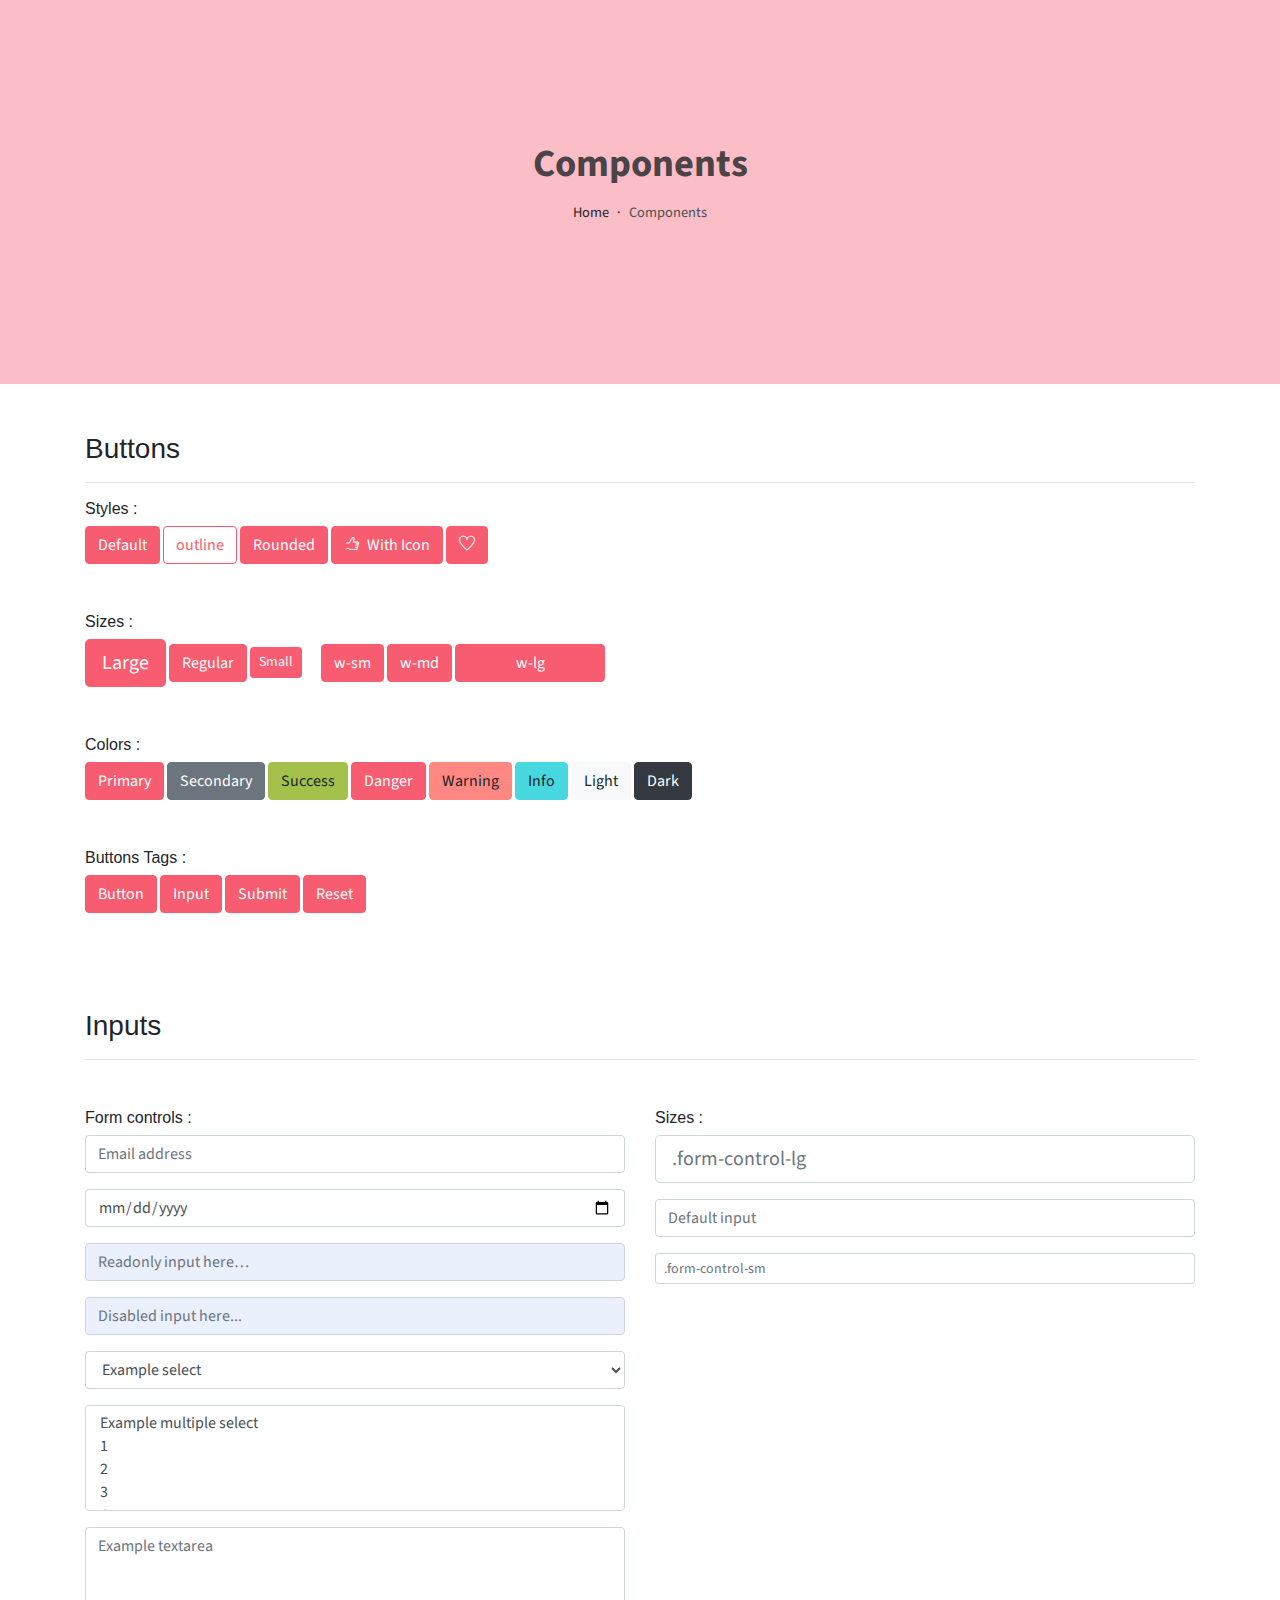
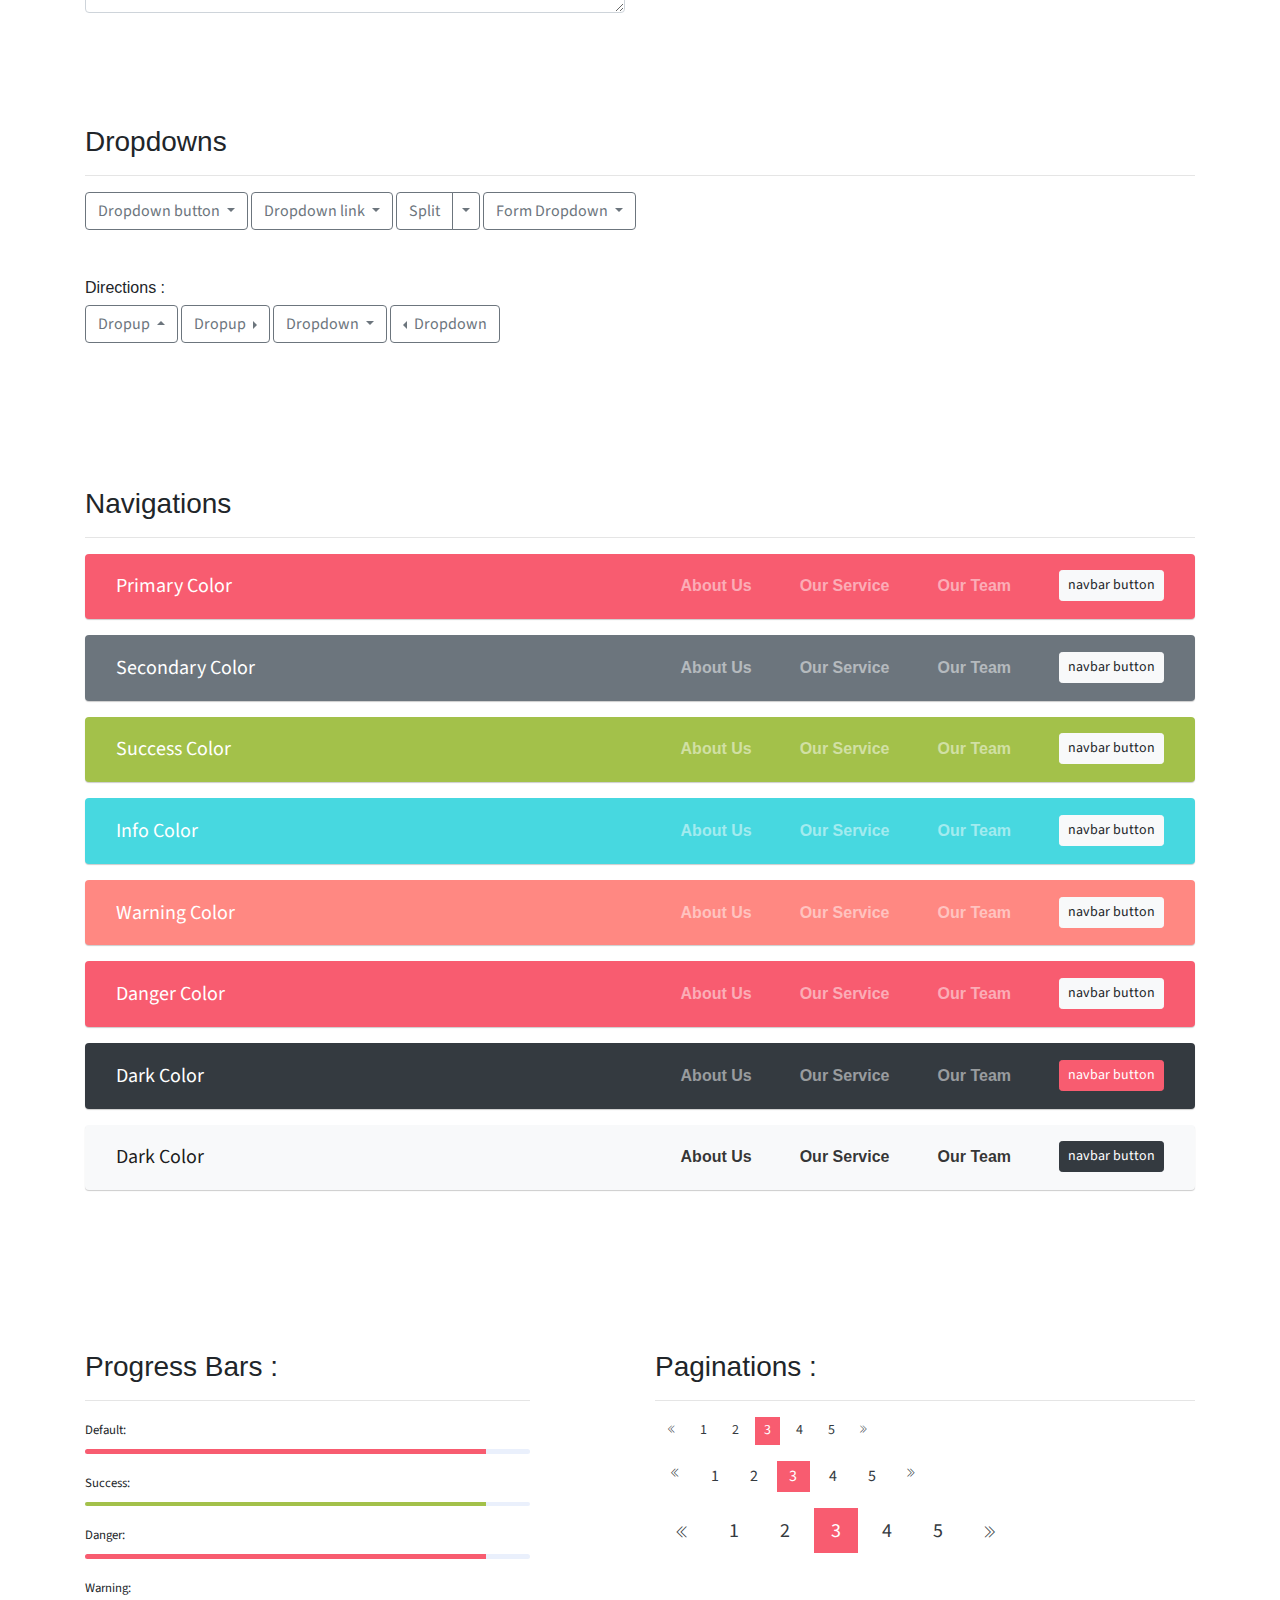
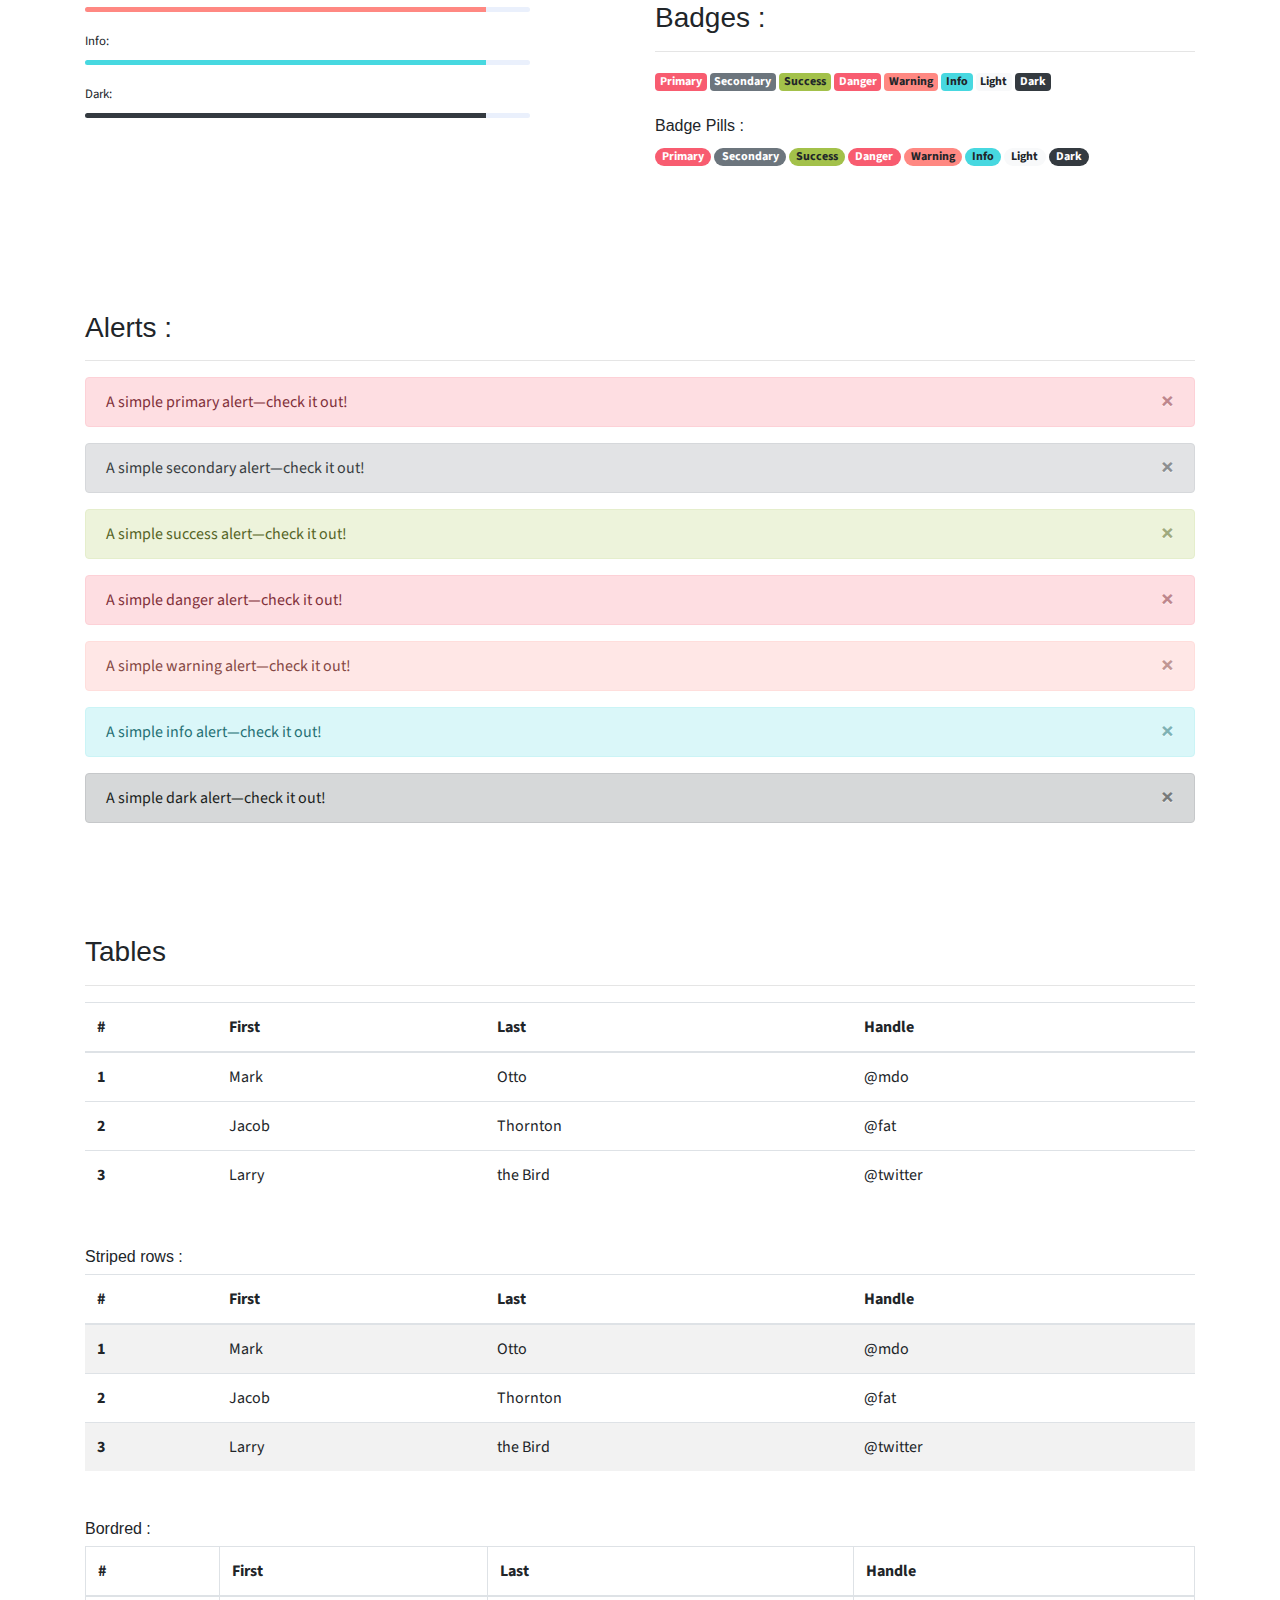
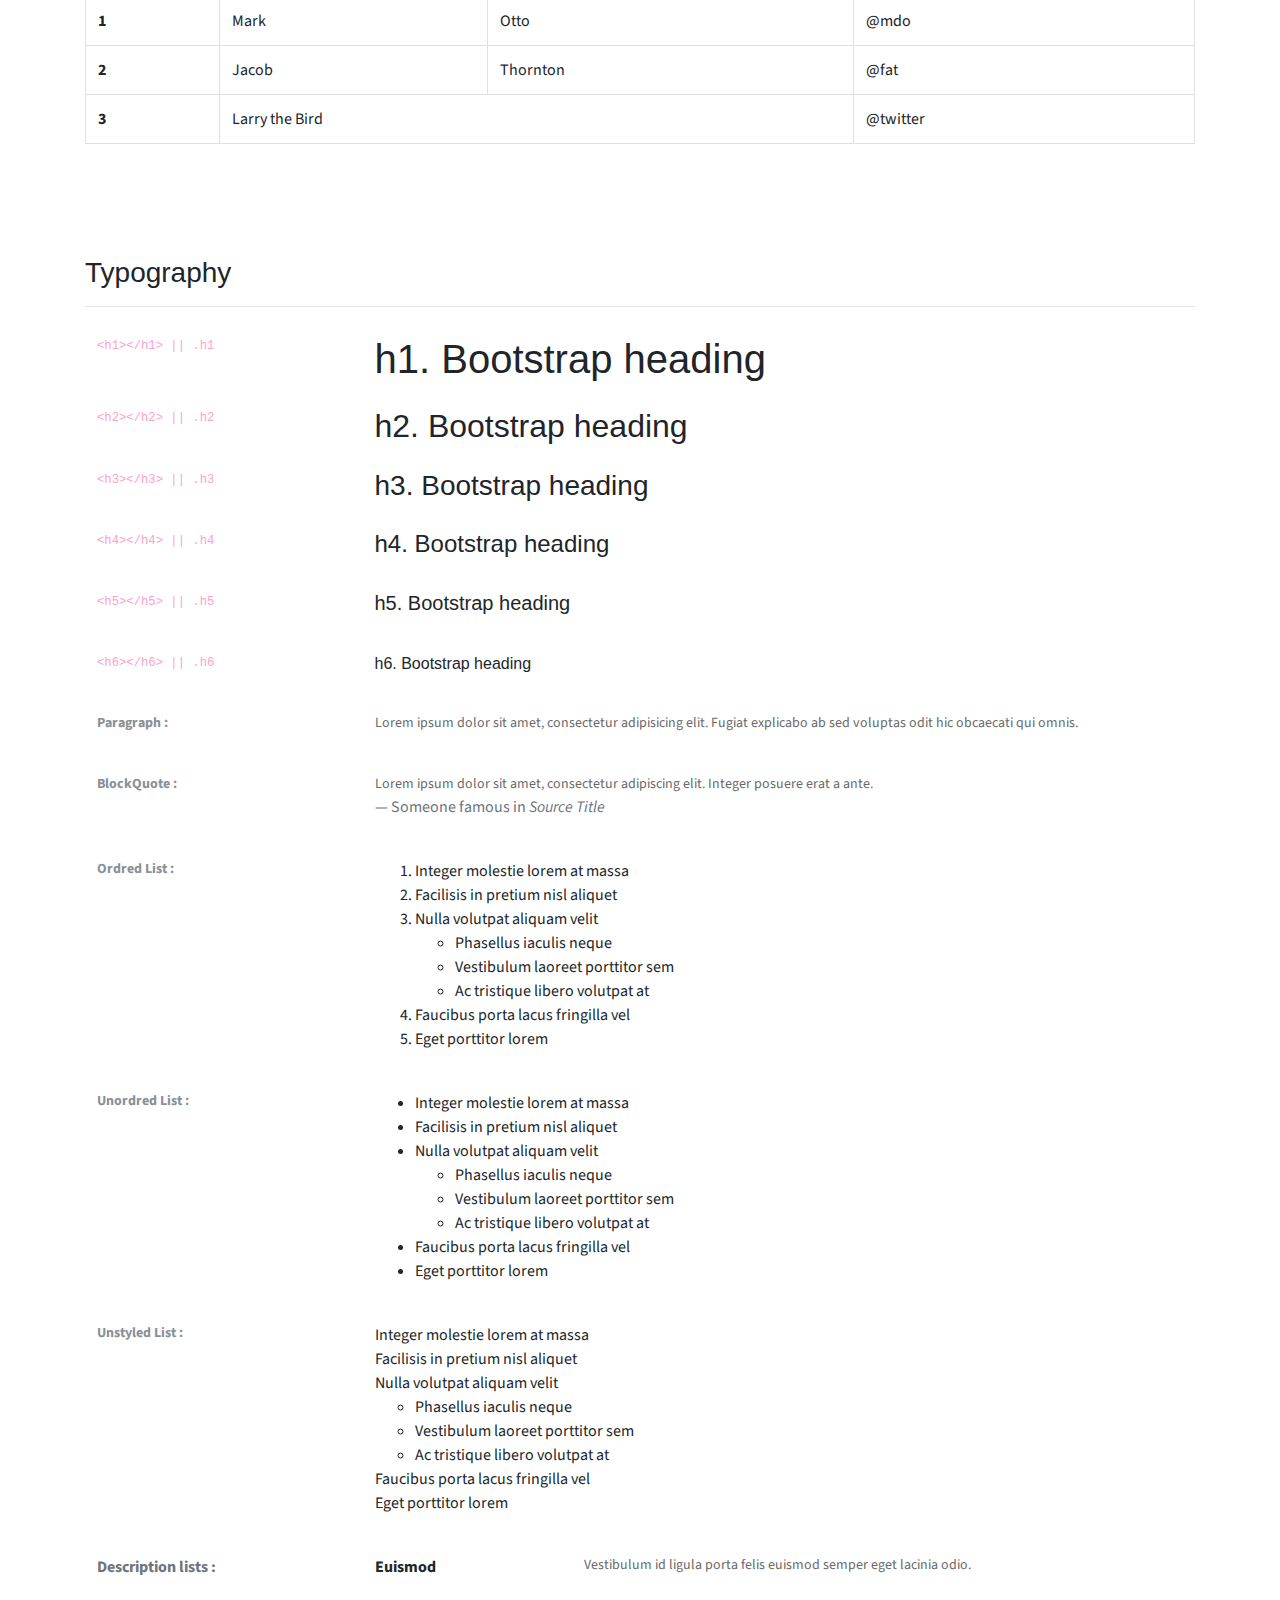
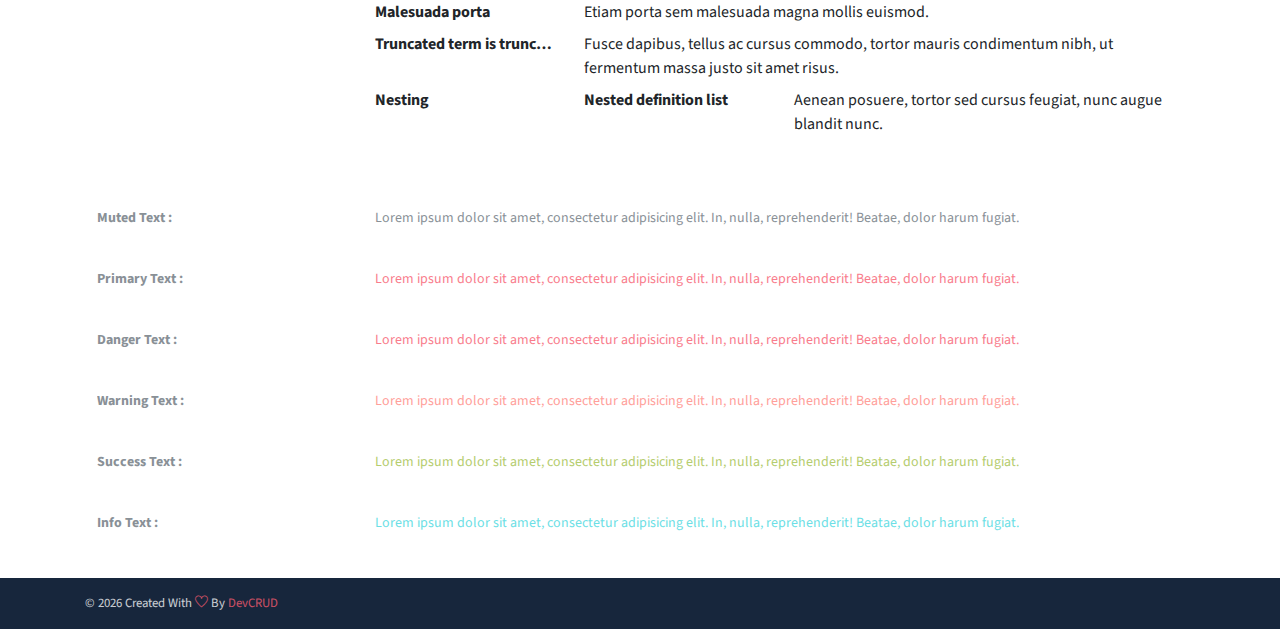
<file: components.html>
<!DOCTYPE html>
<html lang="en">
<head>
   <meta charset="utf-8">
   <meta name="viewport" content="width=device-width, initial-scale=1, shrink-to-fit=no">
   <meta name="description" content="Start your development with JohnDoe landing page.">
   <meta name="author" content="Devcrud">
   <title>JohnDoe Landing page | Components</title>
   <link rel="icon" href="assets/imgs/favicon.png" type="image/png">
   <!-- font icons -->
   <link rel="stylesheet" href="assets/vendors/themify-icons/css/themify-icons.css">
   <!-- Bootstrap + Steller  -->
   <link rel="stylesheet" href="assets/css/johndoe.css">
</head>
<body>

   <!-- Page Header -->
   <header class="header header-mini"> 
      <div class="header-title">Components</div> 
      <nav aria-label="breadcrumb">
         <ol class="breadcrumb">
            <li class="breadcrumb-item"><a href="/">Home</a></li>
            <li class="breadcrumb-item active" aria-current="page">Components</li>
         </ol>
      </nav>
   </header> <!-- End Of Page Header -->

   <!-- main content -->
   <div class="container">

      <!-- Buttons -->
      <h3 class="mt-5">Buttons</h3>
      <hr>
      <h6 class="section-secondary-title">Styles :</h6>
      <button class="btn btn-primary">Default</button>
      <button class="btn btn-outline-primary">outline</button>
      <button class="btn btn-primary rounded">Rounded</button>
      <button class="btn btn-primary rounded"><i class="ti-thumb-up pr-1"></i> With Icon</button>
      <button class="btn btn-primary circle"><i class="ti-heart"></i></button>

      <h6 class="section-secondary-title mt-5">Sizes :</h6>
      <button class="btn btn-primary btn-lg">Large</button>
      <button class="btn btn-primary ">Regular</button>
      <button class="btn btn-primary btn-sm">Small</button>
      <button class="btn btn-primary w-sm ml-3">w-sm</button>
      <button class="btn btn-primary w-md">w-md</button>
      <button class="btn btn-primary w-lg">w-lg</button>

      <h6 class="section-secondary-title mt-5">Colors :</h6>          
      <button type="button" class="btn btn-primary">Primary</button>
      <button type="button" class="btn btn-secondary">Secondary</button>
      <button type="button" class="btn btn-success">Success</button>
      <button type="button" class="btn btn-danger">Danger</button>
      <button type="button" class="btn btn-warning">Warning</button>
      <button type="button" class="btn btn-info">Info</button>
      <button type="button" class="btn btn-light">Light</button>
      <button type="button" class="btn btn-dark">Dark</button>

      <h6 class="section-secondary-title mt-5">Buttons Tags :</h6>
      <button class="btn btn-primary" type="submit">Button</button>
      <input class="btn btn-primary" type="button" value="Input">
      <input class="btn btn-primary" type="submit" value="Submit">
      <input class="btn btn-primary" type="reset" value="Reset">
      
      <!-- devider -->
      <div class="py-5"></div>

      <!-- Inputs -->
      <h3>Inputs</h3>
      <hr>
      <div class="row mt-5">
         <div class="col-md-6">
            <h6 class="section-secondary-title">Form controls :</h6>        
            <div class="form-group">
               <input type="email" class="form-control" id="exampleFormControlInput1" placeholder="Email address">
            </div>
            <div class="form-group">
               <input type="date" class="form-control" id="exampleFormControlInput1" placeholder="Date">
            </div>
            <div class="form-group">
               <input class="form-control" type="text" placeholder="Readonly input here…" readonly>
            </div>
            <div class="form-group">
               <input class="form-control" id="disabledInput" type="text" placeholder="Disabled input here..." disabled>
            </div>
            <div class="form-group">
               <select class="form-control" id="exampleFormControlSelect1">
                  <option>Example select</option>
                  <option>1</option>
                  <option>2</option>
                  <option>3</option>
                  <option>4</option>
                  <option>5</option>
               </select>
            </div>
            <div class="form-group">
               <select multiple class="form-control" id="exampleFormControlSelect2">
                  <option>Example multiple select</option>
                  <option>1</option>
                  <option>2</option>
                  <option>3</option>
                  <option>4</option>
                  <option>5</option>
               </select>
            </div>
            <div class="form-group">
               <textarea class="form-control" id="exampleFormControlTextarea1" rows="3" placeholder="Example textarea"></textarea>
            </div>
         </div>
         <div class="col-md-6">
            <h6 class="section-secondary-title">Sizes :</h6>    
            <div class="form-group">
               <input class="form-control form-control-lg" type="text" placeholder=".form-control-lg">             
            </div>
            <div class="form-group">
               <input class="form-control" type="text" placeholder="Default input">
            </div>
            <div class="form-group">
               <input class="form-control form-control-sm" type="text" placeholder=".form-control-sm"> 
            </div>
         </div>
      </div> <!-- end of inputs -->   

      <!-- devider -->
      <div class="py-5"></div>             

      <!-- Dropdowns -->
      <h3 class="components-section-title font-weight-normal">Dropdowns</h3>
      <hr>
      <div class="dropdown d-inline-block">
         <button class="btn btn-outline-secondary dropdown-toggle" type="button" id="dropdownMenuButton" data-toggle="dropdown" aria-haspopup="true" aria-expanded="false">
         Dropdown button
         </button>
         <div class="dropdown-menu" aria-labelledby="dropdownMenuButton">
         <a class="dropdown-item" href="#">Action</a>
         <a class="dropdown-item" href="#">Another action</a>
         <a class="dropdown-item" href="#">Something else here</a>
         </div>
      </div>
      <div class="dropdown d-inline-block">
         <a class="btn btn-outline-secondary dropdown-toggle" href="#" role="button" id="dropdownMenuLink" data-toggle="dropdown" aria-haspopup="true" aria-expanded="false">
            Dropdown link
         </a>
         <div class="dropdown-menu" aria-labelledby="dropdownMenuLink">
            <a class="dropdown-item" href="#">Action</a>
            <a class="dropdown-item" href="#">Another action</a>
            <a class="dropdown-item" href="#">Something else here</a>
         </div>
      </div>
      <div class="btn-group">
         <button type="button" class="btn btn-outline-secondary">Split</button>
         <button type="button" class="btn btn-outline-secondary dropdown-toggle dropdown-toggle-split" data-toggle="dropdown" aria-haspopup="true" aria-expanded="false">
         <span class="sr-only">Toggle Dropdown</span>
         </button>
         <div class="dropdown-menu">
            <a class="dropdown-item" href="#">Action</a>
            <a class="dropdown-item" href="#">Another action</a>
            <a class="dropdown-item" href="#">Something else here</a>
            <div class="dropdown-divider"></div>
            <a class="dropdown-item" href="#">Separated link</a>
         </div>
      </div>
      <div class="btn-group">
         <button class="btn btn-outline-secondary dropdown-toggle" type="button" id="dropdownMenuButton" data-toggle="dropdown" aria-haspopup="true" aria-expanded="false">
            Form Dropdown
         </button>
         <div class="dropdown-menu form">
            <form class="px-4 py-3">
               <div class="form-group">
                  <input type="email" class="form-control" id="exampleDropdownFormEmail1" placeholder="email@example.com">
               </div>
               <div class="form-group">
                  <input type="password" class="form-control" id="exampleDropdownFormPassword1" placeholder="Password">
               </div>
               <div class="form-check mb-3">
                  <input type="checkbox" class="form-check-input" id="dropdownCheck">
                  <label class="form-check-label" for="dropdownCheck">
                     Remember me
                  </label>
               </div>
               <button type="submit" class="btn btn-primary btn-block">Sign in</button>
            </form>
            <div class="dropdown-divider"></div>
            <a class="dropdown-item" href="#"><small>New around here? Sign up</small></a>
            <a class="dropdown-item" href="#"><small>Forgot password?</small></a>
         </div>
      </div>       
      <h6 class="section-secondary-title mt-5">Directions :</h6>  
      <div class="btn-group dropup">
         <button type="button" class="btn btn-outline-secondary dropdown-toggle" data-toggle="dropdown" aria-haspopup="true" aria-expanded="false">
            Dropup
         </button>
         <div class="dropdown-menu">
            <a class="dropdown-item" href="#">Action</a>
            <a class="dropdown-item" href="#">Another action</a>
            <a class="dropdown-item" href="#">Something else here</a>
            <div class="dropdown-divider"></div>
            <a class="dropdown-item" href="#">Separated link</a>
         </div>
      </div>
      <div class="btn-group dropright">
         <button type="button" class="btn btn-outline-secondary dropdown-toggle" data-toggle="dropdown" aria-haspopup="true" aria-expanded="false">
            Dropup
         </button>
         <div class="dropdown-menu">
            <a class="dropdown-item" href="#">Action</a>
            <a class="dropdown-item" href="#">Another action</a>
            <a class="dropdown-item" href="#">Something else here</a>
            <div class="dropdown-divider"></div>
            <a class="dropdown-item" href="#">Separated link</a>
         </div>
      </div>
      <div class="btn-group">
         <button type="button" class="btn btn-outline-secondary dropdown-toggle" data-toggle="dropdown" aria-haspopup="true" aria-expanded="false">
            Dropdown
         </button>
         <div class="dropdown-menu">
            <a class="dropdown-item" href="#">Action</a>
            <a class="dropdown-item" href="#">Another action</a>
            <a class="dropdown-item" href="#">Something else here</a>
            <div class="dropdown-divider"></div>
            <a class="dropdown-item" href="#">Separated link</a>
         </div>
      </div>
      <div class="btn-group dropleft">
         <button type="button" class="btn btn-outline-secondary dropdown-toggle" data-toggle="dropdown" aria-haspopup="true" aria-expanded="false">
            Dropdown
         </button>
         <div class="dropdown-menu">
            <a class="dropdown-item" href="#">Action</a>
            <a class="dropdown-item" href="#">Another action</a>
            <a class="dropdown-item" href="#">Something else here</a>
            <div class="dropdown-divider"></div>
            <a class="dropdown-item" href="#">Separated link</a>
         </div>
      </div> <!-- end of Dropdowns -->  

      <!-- devider -->
      <div class="py-5"></div>   

      <!-- navbars -->
      <h3 class="components-section-title font-weight-normal mt-5">Navigations</h3>
      <hr>
      <nav class="navbar navbar-expand-sm navbar-dark bg-primary rounded shadow mb-3">
         <div class="container">
            <a class="navbar-brand" href="#">Primary Color</a>
            <button class="navbar-toggler ml-auto" type="button" data-toggle="collapse" data-target="#navbarSupportedContent" aria-controls="navbarSupportedContent" aria-expanded="false" aria-label="Toggle navigation">
            <span class="navbar-toggler-icon"></span>
            </button>
            <div class="collapse navbar-collapse" id="navbarSupportedContent">
               <ul class="navbar-nav ml-auto"> 
                  <li class="nav-item">
                     <a class="nav-link" href="#about">About Us</a>
                  </li>
                  <li class="nav-item">
                     <a class="nav-link" href="#service">Our Service</a>
                  </li>
                  <li class="nav-item">
                     <a class="nav-link" href="#team">Our Team</a>
                  </li>
                  <li class="nav-item">
                     <a href="#book-table" class="ml-4 mt-1 btn btn-light btn-sm">navbar button</a>
                  </li>
               </ul>                       
            </div>
         </div>
      </nav>
      <nav class="navbar navbar-expand-sm navbar-dark bg-secondary rounded shadow mb-3">
         <div class="container">
            <a class="navbar-brand" href="#">Secondary Color</a>
            <button class="navbar-toggler ml-auto" type="button" data-toggle="collapse" data-target="#navbarSupportedContent" aria-controls="navbarSupportedContent" aria-expanded="false" aria-label="Toggle navigation">
            <span class="navbar-toggler-icon"></span>
            </button>
            <div class="collapse navbar-collapse" id="navbarSupportedContent">
               <ul class="navbar-nav ml-auto"> 
                  <li class="nav-item">
                     <a class="nav-link" href="#about">About Us</a>
                  </li>
                  <li class="nav-item">
                     <a class="nav-link" href="#service">Our Service</a>
                  </li>
                  <li class="nav-item">
                     <a class="nav-link" href="#team">Our Team</a>
                  </li>
                  <li class="nav-item">
                     <a href="#book-table" class="ml-4 mt-1 btn btn-light btn-sm">navbar button</a>
                  </li>
               </ul>                       
            </div>
         </div>
      </nav>
      <nav class="navbar navbar-expand-sm navbar-dark bg-success rounded shadow mb-3">
         <div class="container">
            <a class="navbar-brand" href="#">Success Color</a>
            <button class="navbar-toggler ml-auto" type="button" data-toggle="collapse" data-target="#navbarSupportedContent" aria-controls="navbarSupportedContent" aria-expanded="false" aria-label="Toggle navigation">
            <span class="navbar-toggler-icon"></span>
            </button>
            <div class="collapse navbar-collapse" id="navbarSupportedContent">
               <ul class="navbar-nav ml-auto"> 
                  <li class="nav-item">
                     <a class="nav-link" href="#about">About Us</a>
                  </li>
                  <li class="nav-item">
                     <a class="nav-link" href="#service">Our Service</a>
                  </li>
                  <li class="nav-item">
                     <a class="nav-link" href="#team">Our Team</a>
                  </li>
                  <li class="nav-item">
                     <a href="#book-table" class="ml-4 mt-1 btn btn-light btn-sm">navbar button</a>
                  </li>
               </ul>                       
            </div>
         </div>
      </nav>
      <nav class="navbar navbar-expand-sm navbar-dark bg-info rounded shadow mb-3">
         <div class="container">
            <a class="navbar-brand" href="#">Info Color</a>
            <button class="navbar-toggler ml-auto" type="button" data-toggle="collapse" data-target="#navbarSupportedContent" aria-controls="navbarSupportedContent" aria-expanded="false" aria-label="Toggle navigation">
            <span class="navbar-toggler-icon"></span>
            </button>
            <div class="collapse navbar-collapse" id="navbarSupportedContent">
               <ul class="navbar-nav ml-auto"> 
                  <li class="nav-item">
                     <a class="nav-link" href="#about">About Us</a>
                  </li>
                  <li class="nav-item">
                     <a class="nav-link" href="#service">Our Service</a>
                  </li>
                  <li class="nav-item">
                     <a class="nav-link" href="#team">Our Team</a>
                  </li>
                  <li class="nav-item">
                     <a href="#book-table" class="ml-4 mt-1 btn btn-light btn-sm">navbar button</a>
                  </li>
               </ul>                       
            </div>
         </div>
      </nav>
      <nav class="navbar navbar-expand-sm navbar-dark bg-warning rounded shadow mb-3">
         <div class="container">
            <a class="navbar-brand" href="#">Warning Color</a>
            <button class="navbar-toggler ml-auto" type="button" data-toggle="collapse" data-target="#navbarSupportedContent" aria-controls="navbarSupportedContent" aria-expanded="false" aria-label="Toggle navigation">
            <span class="navbar-toggler-icon"></span>
            </button>
            <div class="collapse navbar-collapse" id="navbarSupportedContent">
               <ul class="navbar-nav ml-auto"> 
                  <li class="nav-item">
                     <a class="nav-link" href="#about">About Us</a>
                  </li>
                  <li class="nav-item">
                     <a class="nav-link" href="#service">Our Service</a>
                  </li>
                  <li class="nav-item">
                     <a class="nav-link" href="#team">Our Team</a>
                  </li>
                  <li class="nav-item">
                     <a href="#book-table" class="ml-4 mt-1 btn btn-light btn-sm">navbar button</a>
                  </li>
               </ul>                       
            </div>
         </div>
      </nav>
      <nav class="navbar navbar-expand-sm navbar-dark bg-danger rounded shadow mb-3">
         <div class="container">
            <a class="navbar-brand" href="#">Danger Color</a>
            <button class="navbar-toggler ml-auto" type="button" data-toggle="collapse" data-target="#navbarSupportedContent" aria-controls="navbarSupportedContent" aria-expanded="false" aria-label="Toggle navigation">
            <span class="navbar-toggler-icon"></span>
            </button>
            <div class="collapse navbar-collapse" id="navbarSupportedContent">
               <ul class="navbar-nav ml-auto"> 
                  <li class="nav-item">
                     <a class="nav-link" href="#about">About Us</a>
                  </li>
                  <li class="nav-item">
                     <a class="nav-link" href="#service">Our Service</a>
                  </li>
                  <li class="nav-item">
                     <a class="nav-link" href="#team">Our Team</a>
                  </li>
                  <li class="nav-item">
                     <a href="#book-table" class="ml-4 mt-1 btn btn-light btn-sm">navbar button</a>
                  </li>
               </ul>                       
            </div>
         </div>
      </nav>
      <nav class="navbar navbar-expand-sm navbar-dark bg-dark rounded shadow mb-3">
         <div class="container">
            <a class="navbar-brand" href="#">Dark Color</a>
            <button class="navbar-toggler ml-auto" type="button" data-toggle="collapse" data-target="#navbarSupportedContent" aria-controls="navbarSupportedContent" aria-expanded="false" aria-label="Toggle navigation">
            <span class="navbar-toggler-icon"></span>
            </button>
            <div class="collapse navbar-collapse" id="navbarSupportedContent">
               <ul class="navbar-nav ml-auto"> 
                  <li class="nav-item">
                     <a class="nav-link" href="#about">About Us</a>
                  </li>
                  <li class="nav-item">
                     <a class="nav-link" href="#service">Our Service</a>
                  </li>
                  <li class="nav-item">
                     <a class="nav-link" href="#team">Our Team</a>
                  </li>
                  <li class="nav-item">
                     <a href="#book-table" class="ml-4 mt-1 btn btn-primary btn-sm">navbar button</a>
                  </li>
               </ul>                       
            </div>
         </div>
      </nav>
      <nav class="navbar navbar-expand-sm navbar-light bg-light rounded shadow mb-3">
         <div class="container">
            <a class="navbar-brand" href="#">Dark Color</a>
            <button class="navbar-toggler ml-auto" type="button" data-toggle="collapse" data-target="#navbarSupportedContent" aria-controls="navbarSupportedContent" aria-expanded="false" aria-label="Toggle navigation">
            <span class="navbar-toggler-icon"></span>
            </button>
            <div class="collapse navbar-collapse" id="navbarSupportedContent">
               <ul class="navbar-nav ml-auto"> 
                  <li class="nav-item">
                     <a class="nav-link" href="#about">About Us</a>
                  </li>
                  <li class="nav-item">
                     <a class="nav-link" href="#service">Our Service</a>
                  </li>
                  <li class="nav-item">
                     <a class="nav-link" href="#team">Our Team</a>
                  </li>
                  <li class="nav-item">
                     <a href="#book-table" class="ml-4 mt-1 btn btn-dark btn-sm">navbar button</a>
                  </li>
               </ul>                       
            </div>
         </div>
      </nav>
      <!-- End of navbars -->

      <!-- devider -->
      <div class="py-5"></div>   
      
      <!-- progress bars -->
      <div class="row justify-content-between">
         <div class="col-md-5">
            <h3 class="components-section-title font-weight-normal mt-5">Progress Bars :</h3>
            <hr>
            <small>Default: </small>
            <div class="progress mt-2 mb-3">
               <div class="progress-bar" role="progressbar" style="width: 90%" aria-valuenow="25" aria-valuemin="0" aria-valuemax="100"></div>
            </div>
            <small>Success:</small>
            <div class="progress mt-2 mb-3">
               <div class="progress-bar bg-success" role="progressbar" style="width: 90%" aria-valuenow="25" aria-valuemin="0" aria-valuemax="100"></div>
            </div>
            <small>Danger:</small>
            <div class="progress mt-2 mb-3">
               <div class="progress-bar bg-danger" role="progressbar" style="width: 90%" aria-valuenow="25" aria-valuemin="0" aria-valuemax="100"></div>
            </div>
            <small>Warning:</small>
            <div class="progress mt-2 mb-3">
               <div class="progress-bar bg-warning" role="progressbar" style="width: 90%" aria-valuenow="25" aria-valuemin="0" aria-valuemax="100"></div>
            </div>
            <small>Info:</small>
            <div class="progress mt-2 mb-3">
               <div class="progress-bar bg-info" role="progressbar" style="width: 90%" aria-valuenow="25" aria-valuemin="0" aria-valuemax="100"></div>
            </div>
            <small>Dark:</small>
            <div class="progress mt-2 mb-3">
               <div class="progress-bar bg-dark" role="progressbar" style="width: 90%" aria-valuenow="25" aria-valuemin="0" aria-valuemax="100"></div>
            </div>
         </div>
         <div class="col-md-6">
            <h3 class="components-section-title font-weight-normal mt-5">Paginations :</h3>
            <hr>
            <nav aria-label="Page navigation example">
               <ul class="pagination pagination-sm">
                  <li class="page-item"><a class="page-link" href="#"><i class="ti-angle-double-left"></i></a></li>
                  <li class="page-item"><a class="page-link" href="#">1</a></li>
                  <li class="page-item"><a class="page-link" href="#">2</a></li>
                  <li class="page-item active"><a class="page-link" href="#">3</a></li>
                  <li class="page-item"><a class="page-link" href="#">4</a></li>
                  <li class="page-item"><a class="page-link" href="#">5</a></li>
                  <li class="page-item"><a class="page-link" href="#"><i class="ti-angle-double-right"></i></a></li>
               </ul>
            </nav>
            <nav aria-label="Page navigation example">
               <ul class="pagination">
               <li class="page-item"><a class="page-link" href="#"><i class="ti-angle-double-left"></i></a></li>
                  <li class="page-item"><a class="page-link" href="#">1</a></li>
                  <li class="page-item"><a class="page-link" href="#">2</a></li>
                  <li class="page-item active"><a class="page-link" href="#">3</a></li>
                  <li class="page-item"><a class="page-link" href="#">4</a></li>
                  <li class="page-item"><a class="page-link" href="#">5</a></li>
                  <li class="page-item"><a class="page-link" href="#"><i class="ti-angle-double-right"></i></a></li>
               </ul>
            </nav>
            <nav aria-label="Page navigation example">
               <ul class="pagination pagination-lg">
                  <li class="page-item"><a class="page-link" href="#"><i class="ti-angle-double-left"></i></a></li>
                  <li class="page-item"><a class="page-link" href="#">1</a></li>
                  <li class="page-item"><a class="page-link" href="#">2</a></li>
                  <li class="page-item active"><a class="page-link" href="#">3</a></li>
                  <li class="page-item"><a class="page-link" href="#">4</a></li>
                  <li class="page-item"><a class="page-link" href="#">5</a></li>
                  <li class="page-item"><a class="page-link" href="#"><i class="ti-angle-double-right"></i></a></li>
               </ul>
            </nav>

            <!-- Badges -->
            <h3 class="components-section-title font-weight-normal mt-5">Badges :</h3>
            <hr>
            <span class="badge badge-primary">Primary</span>
            <span class="badge badge-secondary">Secondary</span>
            <span class="badge badge-success">Success</span>
            <span class="badge badge-danger">Danger</span>
            <span class="badge badge-warning">Warning</span>
            <span class="badge badge-info">Info</span>
            <span class="badge badge-light">Light</span>
            <span class="badge badge-dark">Dark</span>
            <h6 class="section-secondary-title mt-4 mb-2">Badge Pills :</h6>
            <span class="badge badge-pill badge-primary">Primary</span>
            <span class="badge badge-pill badge-secondary">Secondary</span>
            <span class="badge badge-pill badge-success">Success</span>
            <span class="badge badge-pill badge-danger">Danger</span>
            <span class="badge badge-pill badge-warning">Warning</span>
            <span class="badge badge-pill badge-info">Info</span>
            <span class="badge badge-pill badge-light">Light</span>
            <span class="badge badge-pill badge-dark">Dark</span>
         </div>
      </div> <!-- End of Progress bars -->

      <!-- devider -->
      <div class="py-5"></div>  

      <!-- Alerts -->
      <h3 class="components-section-title font-weight-normal mt-5">Alerts :</h3>
      <hr>
      <div class="alert alert-primary alert-dismissible fade show" role="alert">
         A simple primary alert—check it out!
         <button type="button" class="close" data-dismiss="alert" aria-label="Close">
            <span aria-hidden="true">&times;</span>
         </button>
      </div>
      <div class="alert alert-secondary alert-dismissible fade show" role="alert">
         A simple secondary alert—check it out!
         <button type="button" class="close" data-dismiss="alert" aria-label="Close">
            <span aria-hidden="true">&times;</span>
         </button>
      </div>
      <div class="alert alert-success alert-dismissible fade show" role="alert">
         A simple success alert—check it out!
         <button type="button" class="close" data-dismiss="alert" aria-label="Close">
            <span aria-hidden="true">&times;</span>
         </button>
      </div>
      <div class="alert alert-danger alert-dismissible fade show" role="alert">
         A simple danger alert—check it out!
         <button type="button" class="close" data-dismiss="alert" aria-label="Close">
            <span aria-hidden="true">&times;</span>
         </button>
      </div>
      <div class="alert alert-warning alert-dismissible fade show" role="alert">
         A simple warning alert—check it out!
         <button type="button" class="close" data-dismiss="alert" aria-label="Close">
            <span aria-hidden="true">&times;</span>
         </button>
      </div>
      <div class="alert alert-info alert-dismissible fade show" role="alert">
         A simple info alert—check it out!
         <button type="button" class="close" data-dismiss="alert" aria-label="Close">
            <span aria-hidden="true">&times;</span>
         </button>
      </div>
      <div class="alert alert-dark alert-dismissible fade show" role="alert">
         A simple dark alert—check it out!
         <button type="button" class="close" data-dismiss="alert" aria-label="Close">
            <span aria-hidden="true">&times;</span>
         </button>
      </div>
      <!-- end of alerts -->

      <!-- devider -->
      <div class="py-5"></div> 
   
      <!-- tables -->
      <h3 class="components-section-title">Tables</h3>
      <hr>
      <table class="table">
         <thead>
            <tr>
               <th scope="col">#</th>
               <th scope="col">First</th>
               <th scope="col">Last</th>
               <th scope="col">Handle</th>
            </tr>
         </thead>
         <tbody>
            <tr>
               <th scope="row">1</th>
               <td>Mark</td>
               <td>Otto</td>
               <td>@mdo</td>
            </tr>
            <tr>
               <th scope="row">2</th>
               <td>Jacob</td>
               <td>Thornton</td>
               <td>@fat</td>
            </tr>
            <tr>
               <th scope="row">3</th>
               <td>Larry</td>
               <td>the Bird</td>
               <td>@twitter</td>
            </tr>
         </tbody>
      </table>

      <h6 class="section-secondary-title mt-5">Striped rows :</h6>
      <table class="table table-striped">
         <thead>
            <tr>
               <th scope="col">#</th>
               <th scope="col">First</th>
               <th scope="col">Last</th>
               <th scope="col">Handle</th>
            </tr>
         </thead>
         <tbody>
            <tr>
               <th scope="row">1</th>
               <td>Mark</td>
               <td>Otto</td>
               <td>@mdo</td>
            </tr>
            <tr>
               <th scope="row">2</th>
               <td>Jacob</td>
               <td>Thornton</td>
               <td>@fat</td>
            </tr>
            <tr>
               <th scope="row">3</th>
               <td>Larry</td>
               <td>the Bird</td>
               <td>@twitter</td>
            </tr>
         </tbody>
      </table>

      <h6 class="section-secondary-title mt-5">Bordred :</h6>
      <table class="table table-bordered">
         <thead>
            <tr>
               <th scope="col">#</th>
               <th scope="col">First</th>
               <th scope="col">Last</th>
               <th scope="col">Handle</th>
            </tr>
         </thead>
         <tbody>
            <tr>
               <th scope="row">1</th>
               <td>Mark</td>
               <td>Otto</td>
               <td>@mdo</td>
            </tr>
            <tr>
               <th scope="row">2</th>
               <td>Jacob</td>
               <td>Thornton</td>
               <td>@fat</td>
            </tr>
            <tr>
               <th scope="row">3</th>
               <td colspan="2">Larry the Bird</td>
               <td>@twitter</td>
            </tr>
         </tbody>
      </table>
      <!-- end of tables -->

      <!-- devider -->
      <div class="py-5"></div> 

      <!-- typography -->
      <h3 class="components-section-title">Typography</h3>
      <hr>
     
      <table class="table table-borderless v-align-center">
         <tbody>
            <tr>
               <td>
                  <p><code class="highlighter-rouge">&lt;h1&gt;&lt;/h1&gt; || .h1</code></p>
               </td>
               <td class="w-75"><span class="h1">h1. Bootstrap heading</span></td>
            </tr>
            <tr>
               <td>
                  <p><code class="highlighter-rouge">&lt;h2&gt;&lt;/h2&gt; || .h2</code></p>
               </td>
               <td><span class="h2">h2. Bootstrap heading</span></td>
            </tr>
            <tr>
               <td>
                  <p><code class="highlighter-rouge">&lt;h3&gt;&lt;/h3&gt; || .h3</code></p>
               </td>
               <td><span class="h3">h3. Bootstrap heading</span></td>
            </tr>
            <tr>
               <td>
                  <p><code class="highlighter-rouge">&lt;h4&gt;&lt;/h4&gt; || .h4</code></p>
               </td>
               <td><span class="h4">h4. Bootstrap heading</span></td>
            </tr>
            <tr>
               <td>
                  <p><code class="highlighter-rouge">&lt;h5&gt;&lt;/h5&gt; || .h5</code></p>
               </td>
               <td><span class="h5">h5. Bootstrap heading</span></td>
            </tr>
            <tr>
               <td>
                  <p><code class="highlighter-rouge">&lt;h6&gt;&lt;/h6&gt; || .h6</code></p>
               </td>
               <td><span class="h6">h6. Bootstrap heading</span></td>
            </tr>
            <tr>
               <td>
                  <p class="font-weight-bold text-muted">Paragraph :</p>
               </td>
               <td><p>Lorem ipsum dolor sit amet, consectetur adipisicing elit. Fugiat explicabo ab sed voluptas odit hic obcaecati qui omnis.</p></td>
            </tr>
            <tr>
               <td>
                  <p class="font-weight-bold text-muted">BlockQuote :</p>
               </td>
               <td>
                  <blockquote class="blockquote">
                     <p class="mb-0">Lorem ipsum dolor sit amet, consectetur adipiscing elit. Integer posuere erat a ante.</p>
                     <footer class="blockquote-footer">Someone famous in <cite title="Source Title">Source Title</cite></footer>
                  </blockquote>
               </td>
            </tr>

            
            <tr>
               <td><p class="font-weight-bold text-muted">Ordred List :</p></td>
               <td>
                  <ol>
                     <li>Integer molestie lorem at massa</li>
                     <li>Facilisis in pretium nisl aliquet</li>
                     <li>Nulla volutpat aliquam velit
                        <ul>
                           <li>Phasellus iaculis neque</li>
                           <li>Vestibulum laoreet porttitor sem</li>
                           <li>Ac tristique libero volutpat at</li>
                        </ul>
                     </li>
                     <li>Faucibus porta lacus fringilla vel</li>
                     <li>Eget porttitor lorem</li>
                  </ol>
               </td>
            </tr>
            <tr>
               <td><p class="font-weight-bold text-muted">Unordred List :</p></td>
               <td>
                  <ul >
                     <li>Integer molestie lorem at massa</li>
                     <li>Facilisis in pretium nisl aliquet</li>
                     <li>Nulla volutpat aliquam velit
                        <ul>
                           <li>Phasellus iaculis neque</li>
                           <li>Vestibulum laoreet porttitor sem</li>
                           <li>Ac tristique libero volutpat at</li>
                        </ul>
                     </li>
                     <li>Faucibus porta lacus fringilla vel</li>
                     <li>Eget porttitor lorem</li>
                  </ul>
               </td>
            </tr>
            <tr>
               <td><p class="font-weight-bold text-muted">Unstyled List :</p></td>
               <td>
                  <ul class="list-unstyled">
                     <li>Integer molestie lorem at massa</li>
                     <li>Facilisis in pretium nisl aliquet</li>
                     <li>Nulla volutpat aliquam velit
                        <ul>
                           <li>Phasellus iaculis neque</li>
                           <li>Vestibulum laoreet porttitor sem</li>
                           <li>Ac tristique libero volutpat at</li>
                        </ul>
                     </li>
                     <li>Faucibus porta lacus fringilla vel</li>
                     <li>Eget porttitor lorem</li>
                  </ul>
               </td>
            </tr>
            <tr>
               <td class="font-weight-bold text-muted">Description lists : </td>
               <td>
                  <dl class="row">
                     <dt class="col-sm-3">Euismod</dt>
                     <dd class="col-sm-9">
                        <p>Vestibulum id ligula porta felis euismod semper eget lacinia odio.</p>
                     </dd>

                     <dt class="col-sm-3">Malesuada porta</dt>
                     <dd class="col-sm-9">Etiam porta sem malesuada magna mollis euismod.</dd>

                     <dt class="col-sm-3 text-truncate">Truncated term is truncated</dt>
                     <dd class="col-sm-9">Fusce dapibus, tellus ac cursus commodo, tortor mauris condimentum nibh, ut fermentum massa justo sit amet risus.</dd>

                     <dt class="col-sm-3">Nesting</dt>
                     <dd class="col-sm-9">
                        <dl class="row">
                           <dt class="col-sm-4">Nested definition list</dt>
                           <dd class="col-sm-8">Aenean posuere, tortor sed cursus feugiat, nunc augue blandit nunc.</dd>
                        </dl>
                     </dd>
                  </dl>
               </td>
            </tr>
            <tr>
               <td>
                  <p class="font-weight-bold text-muted">Muted Text :</p>
               </td>
               <td>
                  <p class="text-muted">Lorem ipsum dolor sit amet, consectetur adipisicing elit. In, nulla, reprehenderit! Beatae, dolor harum fugiat.</p>
               </td>
            </tr>
            <tr>
               <td>
                  <p class="font-weight-bold text-muted">Primary Text :</p>
               </td>
               <td>
                  <p class="text-primary">Lorem ipsum dolor sit amet, consectetur adipisicing elit. In, nulla, reprehenderit! Beatae, dolor harum fugiat.</p>
               </td>
            </tr>
            <tr>
               <td>
                  <p class="font-weight-bold text-muted">Danger Text :</p>
               </td>
               <td>
                  <p class="text-danger">Lorem ipsum dolor sit amet, consectetur adipisicing elit. In, nulla, reprehenderit! Beatae, dolor harum fugiat.</p>
               </td>
            </tr>
            <tr>
               <td>
                  <p class="font-weight-bold text-muted">Warning Text :</p>
               </td>
               <td>
                  <p class="text-warning">Lorem ipsum dolor sit amet, consectetur adipisicing elit. In, nulla, reprehenderit! Beatae, dolor harum fugiat.</p>
               </td>
            </tr>
            <tr>
               <td>
                  <p class="font-weight-bold text-muted">Success Text :</p>
               </td>
               <td>
                  <p class="text-success">Lorem ipsum dolor sit amet, consectetur adipisicing elit. In, nulla, reprehenderit! Beatae, dolor harum fugiat.</p>
               </td>
            </tr>
            <tr>
               <td>
                  <p class="font-weight-bold text-muted">Info Text :</p>
               </td>
               <td>
                  <p class="text-info">Lorem ipsum dolor sit amet, consectetur adipisicing elit. In, nulla, reprehenderit! Beatae, dolor harum fugiat.</p>
               </td>
            </tr>
         </tbody>
      </table>
   </div>
   <!-- end of typography -->

   <!-- Page Footer -->
   <footer class="footer py-3">
        <div class="container">
            <p class="small mb-0 text-light">
                &copy; <script>document.write(new Date().getFullYear())</script> Created With <i class="ti-heart text-danger"></i> By <a href="http://devcrud.com" target="_blank"><span class="text-danger" title="Bootstrap 4 Themes and Dashboards">DevCRUD</span></a> 
            </p>
        </div>
    </footer>
   <!-- End of Page Footer -->  
   
   <!-- core  -->
   <script src="assets/vendors/jquery/jquery-3.4.1.js"></script>
   <script src="assets/vendors/bootstrap/bootstrap.bundle.js"></script>

</body>
</html>
</file>
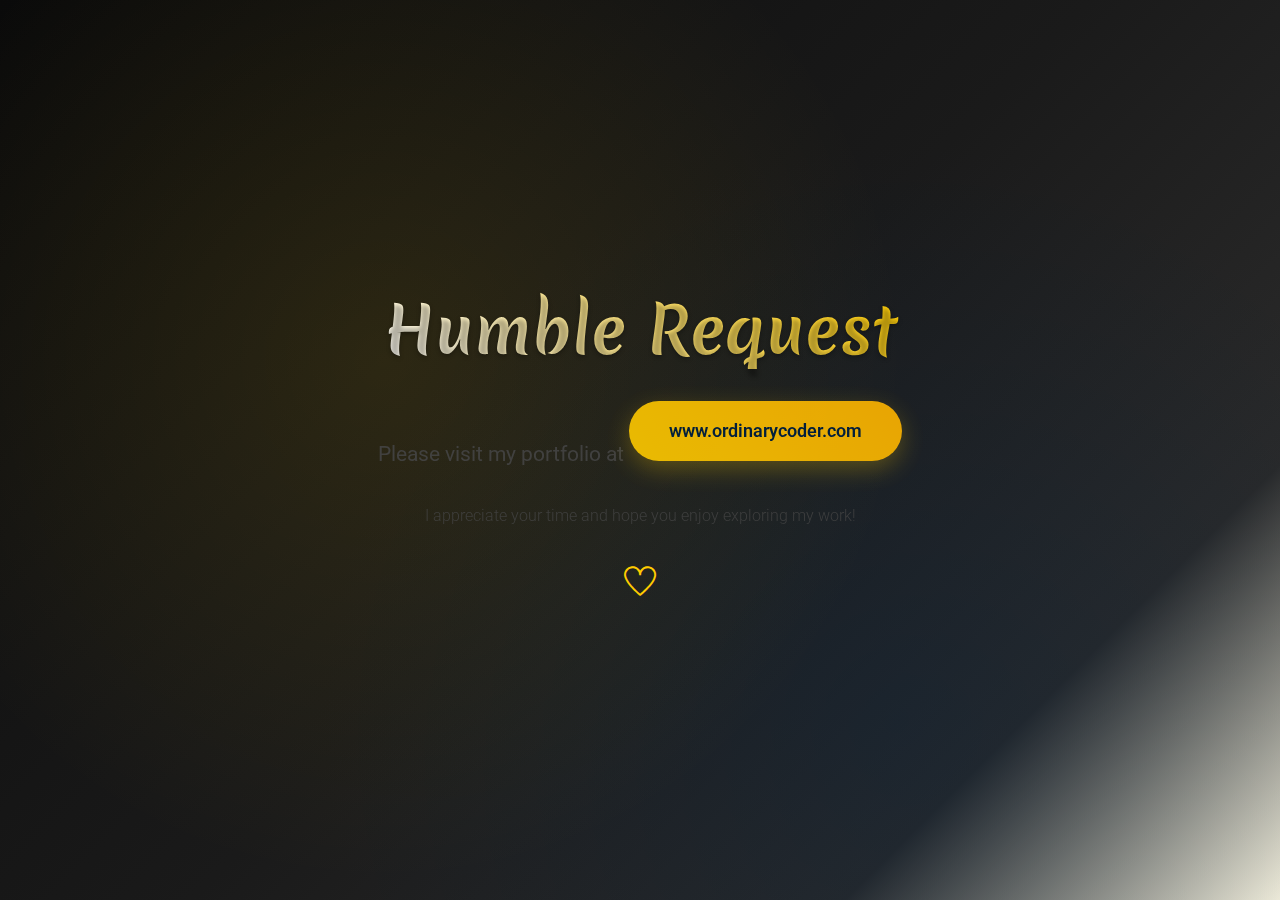
<file: visit-portfolio.html>
<!DOCTYPE html>
<html lang="en">
  <head>
    <meta charset="utf-8" />
    <meta
      name="viewport"
      content="width=device-width, initial-scale=1, shrink-to-fit=no"
    />
    <meta name="author" content="Devcrud" />
    <title>Please Visit My Portfolio</title>
    <!-- Google Fonts -->
    <link rel="preconnect" href="https://fonts.googleapis.com" />
    <link rel="preconnect" href="https://fonts.gstatic.com" crossorigin />
    <link
      href="https://fonts.googleapis.com/css2?family=Roboto:wght@300;400;500;600;700&family=Merienda:wght@400;700&display=swap"
      rel="stylesheet"
    />
    <!-- font icons -->
    <link
      rel="stylesheet"
      href="assets/vendors/themify-icons/css/themify-icons.css"
    />
    <!-- Bootstrap + JohnDoe main styles -->
    <link rel="stylesheet" href="assets/css/johndoe.css" />
    <style>
      body {
        font-family: "Roboto", sans-serif;
        margin: 0;
        padding: 0;
        overflow-x: hidden;
      }

      .modern-container {
        position: relative;
        min-height: 100vh;
        background: linear-gradient(
          135deg,
          #0a0a0a 0%,
          #1a1a1a 50%,
          #2a2a2a 80%,
          rgba(255, 204, 0, 0.1) 100%
        );
        color: white;
        display: flex;
        align-items: center;
        justify-content: center;
        padding: 2rem;
      }

      .modern-container::before {
        content: "";
        position: absolute;
        top: 0;
        left: 0;
        right: 0;
        bottom: 0;
        background: radial-gradient(
            circle at 30% 40%,
            rgba(255, 204, 0, 0.1) 0%,
            transparent 50%
          ),
          radial-gradient(
            circle at 70% 80%,
            rgba(0, 31, 63, 0.3) 0%,
            transparent 50%
          );
        pointer-events: none;
      }

      .content-wrapper {
        position: relative;
        z-index: 1;
        max-width: 800px;
        text-align: center;
        animation: fadeInUp 1s ease-out;
      }

      @keyframes fadeInUp {
        from {
          opacity: 0;
          transform: translateY(30px);
        }
        to {
          opacity: 1;
          transform: translateY(0);
        }
      }

      .modern-title {
        font-family: "Merienda", cursive;
        font-size: clamp(2.5rem, 5vw, 4rem);
        font-weight: 700;
        margin-bottom: 2rem;
        background: linear-gradient(45deg, #ffffff, #ffcc00);
        -webkit-background-clip: text;
        -webkit-text-fill-color: transparent;
        background-clip: text;
        text-shadow: 0 2px 4px rgba(0, 0, 0, 0.3);
      }

      .modern-text {
        font-size: clamp(1.1rem, 2.5vw, 1.3rem);
        font-weight: 400;
        line-height: 1.6;
        margin-bottom: 2rem;
        opacity: 0.9;
      }

      .modern-btn {
        display: inline-block;
        padding: 1rem 2.5rem;
        background: linear-gradient(45deg, #ffcc00, #ffb300);
        color: #001f3f;
        text-decoration: none;
        border-radius: 50px;
        font-weight: 600;
        font-size: 1.1rem;
        transition: all 0.3s ease;
        box-shadow: 0 8px 25px rgba(255, 204, 0, 0.3);
        border: none;
        cursor: pointer;
        position: relative;
        overflow: hidden;
      }

      .modern-btn::before {
        content: "";
        position: absolute;
        top: 0;
        left: -100%;
        width: 100%;
        height: 100%;
        background: linear-gradient(
          90deg,
          transparent,
          rgba(255, 255, 255, 0.2),
          transparent
        );
        transition: left 0.5s;
      }

      .modern-btn:hover::before {
        left: 100%;
      }

      .modern-btn:hover {
        transform: translateY(-3px);
        box-shadow: 0 12px 35px rgba(255, 204, 0, 0.4);
      }

      .modern-subtitle {
        font-size: clamp(0.9rem, 2vw, 1rem);
        font-weight: 300;
        margin-top: 2rem;
        opacity: 0.8;
      }

      .heart-icon {
        font-size: 2rem;
        color: #ffcc00;
        animation: pulse 2s infinite;
        margin-top: 2rem;
      }

      @keyframes pulse {
        0%,
        100% {
          transform: scale(1);
        }
        50% {
          transform: scale(1.1);
        }
      }

      @media (max-width: 768px) {
        .modern-container {
          padding: 1rem;
        }

        .modern-title {
          font-size: 2.5rem;
        }
      }
    </style>
  </head>

  <body>
    <div class="modern-container">
      <div class="content-wrapper">
        <h1 class="modern-title">Humble Request</h1>
        <p class="modern-text">
          Please visit my portfolio at
          <a
            href="http://www.ordinarycoder.com"
            target="_blank"
            class="modern-btn"
          >
            www.ordinarycoder.com
          </a>
        </p>
        <p class="modern-subtitle">
          I appreciate your time and hope you enjoy exploring my work!
        </p>
        <div class="heart-icon">
          <i class="ti-heart"></i>
        </div>
      </div>
    </div>

    <!-- core  -->
    <script src="assets/vendors/jquery/jquery-3.4.1.js"></script>
    <script src="assets/vendors/bootstrap/bootstrap.bundle.js"></script>

    <!-- bootstrap 3 affix -->
    <script src="assets/vendors/bootstrap/bootstrap.affix.js"></script>

    <!-- Isotope  -->
    <script src="assets/vendors/isotope/isotope.pkgd.js"></script>

    <!-- JohnDoe js -->
    <script src="assets/js/johndoe.js"></script>
  </body>
</html>
</file>
<file: assets/vendors/themify-icons/css/themify-icons.css>
@font-face {
	font-family: 'themify';
	src:url("../fonts/themify.eot?-fvbane");
	src:url("../fonts/themify.eot?#iefix-fvbane") format("embedded-opentype"),
		url("../fonts/themify.woff?-fvbane") format("woff"),
		url("../fonts/themify.ttf?-fvbane") format("truetype"),
		url("../fonts/themify.svg?-fvbane#themify") format("svg");
	font-weight: normal;
	font-style: normal;
}

[class^="ti-"], [class*=" ti-"] {
	font-family: 'themify';
	speak: none;
	font-style: normal;
	font-weight: normal;
	font-variant: normal;
	text-transform: none;
	line-height: 1;

	/* Better Font Rendering =========== */
	-webkit-font-smoothing: antialiased;
	-moz-osx-font-smoothing: grayscale;
}

.ti-wand:before {
	content: "\e600";
}
.ti-volume:before {
	content: "\e601";
}
.ti-user:before {
	content: "\e602";
}
.ti-unlock:before {
	content: "\e603";
}
.ti-unlink:before {
	content: "\e604";
}
.ti-trash:before {
	content: "\e605";
}
.ti-thought:before {
	content: "\e606";
}
.ti-target:before {
	content: "\e607";
}
.ti-tag:before {
	content: "\e608";
}
.ti-tablet:before {
	content: "\e609";
}
.ti-star:before {
	content: "\e60a";
}
.ti-spray:before {
	content: "\e60b";
}
.ti-signal:before {
	content: "\e60c";
}
.ti-shopping-cart:before {
	content: "\e60d";
}
.ti-shopping-cart-full:before {
	content: "\e60e";
}
.ti-settings:before {
	content: "\e60f";
}
.ti-search:before {
	content: "\e610";
}
.ti-zoom-in:before {
	content: "\e611";
}
.ti-zoom-out:before {
	content: "\e612";
}
.ti-cut:before {
	content: "\e613";
}
.ti-ruler:before {
	content: "\e614";
}
.ti-ruler-pencil:before {
	content: "\e615";
}
.ti-ruler-alt:before {
	content: "\e616";
}
.ti-bookmark:before {
	content: "\e617";
}
.ti-bookmark-alt:before {
	content: "\e618";
}
.ti-reload:before {
	content: "\e619";
}
.ti-plus:before {
	content: "\e61a";
}
.ti-pin:before {
	content: "\e61b";
}
.ti-pencil:before {
	content: "\e61c";
}
.ti-pencil-alt:before {
	content: "\e61d";
}
.ti-paint-roller:before {
	content: "\e61e";
}
.ti-paint-bucket:before {
	content: "\e61f";
}
.ti-na:before {
	content: "\e620";
}
.ti-mobile:before {
	content: "\e621";
}
.ti-minus:before {
	content: "\e622";
}
.ti-medall:before {
	content: "\e623";
}
.ti-medall-alt:before {
	content: "\e624";
}
.ti-marker:before {
	content: "\e625";
}
.ti-marker-alt:before {
	content: "\e626";
}
.ti-arrow-up:before {
	content: "\e627";
}
.ti-arrow-right:before {
	content: "\e628";
}
.ti-arrow-left:before {
	content: "\e629";
}
.ti-arrow-down:before {
	content: "\e62a";
}
.ti-lock:before {
	content: "\e62b";
}
.ti-location-arrow:before {
	content: "\e62c";
}
.ti-link:before {
	content: "\e62d";
}
.ti-layout:before {
	content: "\e62e";
}
.ti-layers:before {
	content: "\e62f";
}
.ti-layers-alt:before {
	content: "\e630";
}
.ti-key:before {
	content: "\e631";
}
.ti-import:before {
	content: "\e632";
}
.ti-image:before {
	content: "\e633";
}
.ti-heart:before {
	content: "\e634";
}
.ti-heart-broken:before {
	content: "\e635";
}
.ti-hand-stop:before {
	content: "\e636";
}
.ti-hand-open:before {
	content: "\e637";
}
.ti-hand-drag:before {
	content: "\e638";
}
.ti-folder:before {
	content: "\e639";
}
.ti-flag:before {
	content: "\e63a";
}
.ti-flag-alt:before {
	content: "\e63b";
}
.ti-flag-alt-2:before {
	content: "\e63c";
}
.ti-eye:before {
	content: "\e63d";
}
.ti-export:before {
	content: "\e63e";
}
.ti-exchange-vertical:before {
	content: "\e63f";
}
.ti-desktop:before {
	content: "\e640";
}
.ti-cup:before {
	content: "\e641";
}
.ti-crown:before {
	content: "\e642";
}
.ti-comments:before {
	content: "\e643";
}
.ti-comment:before {
	content: "\e644";
}
.ti-comment-alt:before {
	content: "\e645";
}
.ti-close:before {
	content: "\e646";
}
.ti-clip:before {
	content: "\e647";
}
.ti-angle-up:before {
	content: "\e648";
}
.ti-angle-right:before {
	content: "\e649";
}
.ti-angle-left:before {
	content: "\e64a";
}
.ti-angle-down:before {
	content: "\e64b";
}
.ti-check:before {
	content: "\e64c";
}
.ti-check-box:before {
	content: "\e64d";
}
.ti-camera:before {
	content: "\e64e";
}
.ti-announcement:before {
	content: "\e64f";
}
.ti-brush:before {
	content: "\e650";
}
.ti-briefcase:before {
	content: "\e651";
}
.ti-bolt:before {
	content: "\e652";
}
.ti-bolt-alt:before {
	content: "\e653";
}
.ti-blackboard:before {
	content: "\e654";
}
.ti-bag:before {
	content: "\e655";
}
.ti-move:before {
	content: "\e656";
}
.ti-arrows-vertical:before {
	content: "\e657";
}
.ti-arrows-horizontal:before {
	content: "\e658";
}
.ti-fullscreen:before {
	content: "\e659";
}
.ti-arrow-top-right:before {
	content: "\e65a";
}
.ti-arrow-top-left:before {
	content: "\e65b";
}
.ti-arrow-circle-up:before {
	content: "\e65c";
}
.ti-arrow-circle-right:before {
	content: "\e65d";
}
.ti-arrow-circle-left:before {
	content: "\e65e";
}
.ti-arrow-circle-down:before {
	content: "\e65f";
}
.ti-angle-double-up:before {
	content: "\e660";
}
.ti-angle-double-right:before {
	content: "\e661";
}
.ti-angle-double-left:before {
	content: "\e662";
}
.ti-angle-double-down:before {
	content: "\e663";
}
.ti-zip:before {
	content: "\e664";
}
.ti-world:before {
	content: "\e665";
}
.ti-wheelchair:before {
	content: "\e666";
}
.ti-view-list:before {
	content: "\e667";
}
.ti-view-list-alt:before {
	content: "\e668";
}
.ti-view-grid:before {
	content: "\e669";
}
.ti-uppercase:before {
	content: "\e66a";
}
.ti-upload:before {
	content: "\e66b";
}
.ti-underline:before {
	content: "\e66c";
}
.ti-truck:before {
	content: "\e66d";
}
.ti-timer:before {
	content: "\e66e";
}
.ti-ticket:before {
	content: "\e66f";
}
.ti-thumb-up:before {
	content: "\e670";
}
.ti-thumb-down:before {
	content: "\e671";
}
.ti-text:before {
	content: "\e672";
}
.ti-stats-up:before {
	content: "\e673";
}
.ti-stats-down:before {
	content: "\e674";
}
.ti-split-v:before {
	content: "\e675";
}
.ti-split-h:before {
	content: "\e676";
}
.ti-smallcap:before {
	content: "\e677";
}
.ti-shine:before {
	content: "\e678";
}
.ti-shift-right:before {
	content: "\e679";
}
.ti-shift-left:before {
	content: "\e67a";
}
.ti-shield:before {
	content: "\e67b";
}
.ti-notepad:before {
	content: "\e67c";
}
.ti-server:before {
	content: "\e67d";
}
.ti-quote-right:before {
	content: "\e67e";
}
.ti-quote-left:before {
	content: "\e67f";
}
.ti-pulse:before {
	content: "\e680";
}
.ti-printer:before {
	content: "\e681";
}
.ti-power-off:before {
	content: "\e682";
}
.ti-plug:before {
	content: "\e683";
}
.ti-pie-chart:before {
	content: "\e684";
}
.ti-paragraph:before {
	content: "\e685";
}
.ti-panel:before {
	content: "\e686";
}
.ti-package:before {
	content: "\e687";
}
.ti-music:before {
	content: "\e688";
}
.ti-music-alt:before {
	content: "\e689";
}
.ti-mouse:before {
	content: "\e68a";
}
.ti-mouse-alt:before {
	content: "\e68b";
}
.ti-money:before {
	content: "\e68c";
}
.ti-microphone:before {
	content: "\e68d";
}
.ti-menu:before {
	content: "\e68e";
}
.ti-menu-alt:before {
	content: "\e68f";
}
.ti-map:before {
	content: "\e690";
}
.ti-map-alt:before {
	content: "\e691";
}
.ti-loop:before {
	content: "\e692";
}
.ti-location-pin:before {
	content: "\e693";
}
.ti-list:before {
	content: "\e694";
}
.ti-light-bulb:before {
	content: "\e695";
}
.ti-Italic:before {
	content: "\e696";
}
.ti-info:before {
	content: "\e697";
}
.ti-infinite:before {
	content: "\e698";
}
.ti-id-badge:before {
	content: "\e699";
}
.ti-hummer:before {
	content: "\e69a";
}
.ti-home:before {
	content: "\e69b";
}
.ti-help:before {
	content: "\e69c";
}
.ti-headphone:before {
	content: "\e69d";
}
.ti-harddrives:before {
	content: "\e69e";
}
.ti-harddrive:before {
	content: "\e69f";
}
.ti-gift:before {
	content: "\e6a0";
}
.ti-game:before {
	content: "\e6a1";
}
.ti-filter:before {
	content: "\e6a2";
}
.ti-files:before {
	content: "\e6a3";
}
.ti-file:before {
	content: "\e6a4";
}
.ti-eraser:before {
	content: "\e6a5";
}
.ti-envelope:before {
	content: "\e6a6";
}
.ti-download:before {
	content: "\e6a7";
}
.ti-direction:before {
	content: "\e6a8";
}
.ti-direction-alt:before {
	content: "\e6a9";
}
.ti-dashboard:before {
	content: "\e6aa";
}
.ti-control-stop:before {
	content: "\e6ab";
}
.ti-control-shuffle:before {
	content: "\e6ac";
}
.ti-control-play:before {
	content: "\e6ad";
}
.ti-control-pause:before {
	content: "\e6ae";
}
.ti-control-forward:before {
	content: "\e6af";
}
.ti-control-backward:before {
	content: "\e6b0";
}
.ti-cloud:before {
	content: "\e6b1";
}
.ti-cloud-up:before {
	content: "\e6b2";
}
.ti-cloud-down:before {
	content: "\e6b3";
}
.ti-clipboard:before {
	content: "\e6b4";
}
.ti-car:before {
	content: "\e6b5";
}
.ti-calendar:before {
	content: "\e6b6";
}
.ti-book:before {
	content: "\e6b7";
}
.ti-bell:before {
	content: "\e6b8";
}
.ti-basketball:before {
	content: "\e6b9";
}
.ti-bar-chart:before {
	content: "\e6ba";
}
.ti-bar-chart-alt:before {
	content: "\e6bb";
}
.ti-back-right:before {
	content: "\e6bc";
}
.ti-back-left:before {
	content: "\e6bd";
}
.ti-arrows-corner:before {
	content: "\e6be";
}
.ti-archive:before {
	content: "\e6bf";
}
.ti-anchor:before {
	content: "\e6c0";
}
.ti-align-right:before {
	content: "\e6c1";
}
.ti-align-left:before {
	content: "\e6c2";
}
.ti-align-justify:before {
	content: "\e6c3";
}
.ti-align-center:before {
	content: "\e6c4";
}
.ti-alert:before {
	content: "\e6c5";
}
.ti-alarm-clock:before {
	content: "\e6c6";
}
.ti-agenda:before {
	content: "\e6c7";
}
.ti-write:before {
	content: "\e6c8";
}
.ti-window:before {
	content: "\e6c9";
}
.ti-widgetized:before {
	content: "\e6ca";
}
.ti-widget:before {
	content: "\e6cb";
}
.ti-widget-alt:before {
	content: "\e6cc";
}
.ti-wallet:before {
	content: "\e6cd";
}
.ti-video-clapper:before {
	content: "\e6ce";
}
.ti-video-camera:before {
	content: "\e6cf";
}
.ti-vector:before {
	content: "\e6d0";
}
.ti-themify-logo:before {
	content: "\e6d1";
}
.ti-themify-favicon:before {
	content: "\e6d2";
}
.ti-themify-favicon-alt:before {
	content: "\e6d3";
}
.ti-support:before {
	content: "\e6d4";
}
.ti-stamp:before {
	content: "\e6d5";
}
.ti-split-v-alt:before {
	content: "\e6d6";
}
.ti-slice:before {
	content: "\e6d7";
}
.ti-shortcode:before {
	content: "\e6d8";
}
.ti-shift-right-alt:before {
	content: "\e6d9";
}
.ti-shift-left-alt:before {
	content: "\e6da";
}
.ti-ruler-alt-2:before {
	content: "\e6db";
}
.ti-receipt:before {
	content: "\e6dc";
}
.ti-pin2:before {
	content: "\e6dd";
}
.ti-pin-alt:before {
	content: "\e6de";
}
.ti-pencil-alt2:before {
	content: "\e6df";
}
.ti-palette:before {
	content: "\e6e0";
}
.ti-more:before {
	content: "\e6e1";
}
.ti-more-alt:before {
	content: "\e6e2";
}
.ti-microphone-alt:before {
	content: "\e6e3";
}
.ti-magnet:before {
	content: "\e6e4";
}
.ti-line-double:before {
	content: "\e6e5";
}
.ti-line-dotted:before {
	content: "\e6e6";
}
.ti-line-dashed:before {
	content: "\e6e7";
}
.ti-layout-width-full:before {
	content: "\e6e8";
}
.ti-layout-width-default:before {
	content: "\e6e9";
}
.ti-layout-width-default-alt:before {
	content: "\e6ea";
}
.ti-layout-tab:before {
	content: "\e6eb";
}
.ti-layout-tab-window:before {
	content: "\e6ec";
}
.ti-layout-tab-v:before {
	content: "\e6ed";
}
.ti-layout-tab-min:before {
	content: "\e6ee";
}
.ti-layout-slider:before {
	content: "\e6ef";
}
.ti-layout-slider-alt:before {
	content: "\e6f0";
}
.ti-layout-sidebar-right:before {
	content: "\e6f1";
}
.ti-layout-sidebar-none:before {
	content: "\e6f2";
}
.ti-layout-sidebar-left:before {
	content: "\e6f3";
}
.ti-layout-placeholder:before {
	content: "\e6f4";
}
.ti-layout-menu:before {
	content: "\e6f5";
}
.ti-layout-menu-v:before {
	content: "\e6f6";
}
.ti-layout-menu-separated:before {
	content: "\e6f7";
}
.ti-layout-menu-full:before {
	content: "\e6f8";
}
.ti-layout-media-right-alt:before {
	content: "\e6f9";
}
.ti-layout-media-right:before {
	content: "\e6fa";
}
.ti-layout-media-overlay:before {
	content: "\e6fb";
}
.ti-layout-media-overlay-alt:before {
	content: "\e6fc";
}
.ti-layout-media-overlay-alt-2:before {
	content: "\e6fd";
}
.ti-layout-media-left-alt:before {
	content: "\e6fe";
}
.ti-layout-media-left:before {
	content: "\e6ff";
}
.ti-layout-media-center-alt:before {
	content: "\e700";
}
.ti-layout-media-center:before {
	content: "\e701";
}
.ti-layout-list-thumb:before {
	content: "\e702";
}
.ti-layout-list-thumb-alt:before {
	content: "\e703";
}
.ti-layout-list-post:before {
	content: "\e704";
}
.ti-layout-list-large-image:before {
	content: "\e705";
}
.ti-layout-line-solid:before {
	content: "\e706";
}
.ti-layout-grid4:before {
	content: "\e707";
}
.ti-layout-grid3:before {
	content: "\e708";
}
.ti-layout-grid2:before {
	content: "\e709";
}
.ti-layout-grid2-thumb:before {
	content: "\e70a";
}
.ti-layout-cta-right:before {
	content: "\e70b";
}
.ti-layout-cta-left:before {
	content: "\e70c";
}
.ti-layout-cta-center:before {
	content: "\e70d";
}
.ti-layout-cta-btn-right:before {
	content: "\e70e";
}
.ti-layout-cta-btn-left:before {
	content: "\e70f";
}
.ti-layout-column4:before {
	content: "\e710";
}
.ti-layout-column3:before {
	content: "\e711";
}
.ti-layout-column2:before {
	content: "\e712";
}
.ti-layout-accordion-separated:before {
	content: "\e713";
}
.ti-layout-accordion-merged:before {
	content: "\e714";
}
.ti-layout-accordion-list:before {
	content: "\e715";
}
.ti-ink-pen:before {
	content: "\e716";
}
.ti-info-alt:before {
	content: "\e717";
}
.ti-help-alt:before {
	content: "\e718";
}
.ti-headphone-alt:before {
	content: "\e719";
}
.ti-hand-point-up:before {
	content: "\e71a";
}
.ti-hand-point-right:before {
	content: "\e71b";
}
.ti-hand-point-left:before {
	content: "\e71c";
}
.ti-hand-point-down:before {
	content: "\e71d";
}
.ti-gallery:before {
	content: "\e71e";
}
.ti-face-smile:before {
	content: "\e71f";
}
.ti-face-sad:before {
	content: "\e720";
}
.ti-credit-card:before {
	content: "\e721";
}
.ti-control-skip-forward:before {
	content: "\e722";
}
.ti-control-skip-backward:before {
	content: "\e723";
}
.ti-control-record:before {
	content: "\e724";
}
.ti-control-eject:before {
	content: "\e725";
}
.ti-comments-smiley:before {
	content: "\e726";
}
.ti-brush-alt:before {
	content: "\e727";
}
.ti-youtube:before {
	content: "\e728";
}
.ti-vimeo:before {
	content: "\e729";
}
.ti-twitter:before {
	content: "\e72a";
}
.ti-time:before {
	content: "\e72b";
}
.ti-tumblr:before {
	content: "\e72c";
}
.ti-skype:before {
	content: "\e72d";
}
.ti-share:before {
	content: "\e72e";
}
.ti-share-alt:before {
	content: "\e72f";
}
.ti-rocket:before {
	content: "\e730";
}
.ti-pinterest:before {
	content: "\e731";
}
.ti-new-window:before {
	content: "\e732";
}
.ti-microsoft:before {
	content: "\e733";
}
.ti-list-ol:before {
	content: "\e734";
}
.ti-linkedin:before {
	content: "\e735";
}
.ti-layout-sidebar-2:before {
	content: "\e736";
}
.ti-layout-grid4-alt:before {
	content: "\e737";
}
.ti-layout-grid3-alt:before {
	content: "\e738";
}
.ti-layout-grid2-alt:before {
	content: "\e739";
}
.ti-layout-column4-alt:before {
	content: "\e73a";
}
.ti-layout-column3-alt:before {
	content: "\e73b";
}
.ti-layout-column2-alt:before {
	content: "\e73c";
}
.ti-instagram:before {
	content: "\e73d";
}
.ti-google:before {
	content: "\e73e";
}
.ti-github:before {
	content: "\e73f";
}
.ti-flickr:before {
	content: "\e740";
}
.ti-facebook:before {
	content: "\e741";
}
.ti-dropbox:before {
	content: "\e742";
}
.ti-dribbble:before {
	content: "\e743";
}
.ti-apple:before {
	content: "\e744";
}
.ti-android:before {
	content: "\e745";
}
.ti-save:before {
	content: "\e746";
}
.ti-save-alt:before {
	content: "\e747";
}
.ti-yahoo:before {
	content: "\e748";
}
.ti-wordpress:before {
	content: "\e749";
}
.ti-vimeo-alt:before {
	content: "\e74a";
}
.ti-twitter-alt:before {
	content: "\e74b";
}
.ti-tumblr-alt:before {
	content: "\e74c";
}
.ti-trello:before {
	content: "\e74d";
}
.ti-stack-overflow:before {
	content: "\e74e";
}
.ti-soundcloud:before {
	content: "\e74f";
}
.ti-sharethis:before {
	content: "\e750";
}
.ti-sharethis-alt:before {
	content: "\e751";
}
.ti-reddit:before {
	content: "\e752";
}
.ti-pinterest-alt:before {
	content: "\e753";
}
.ti-microsoft-alt:before {
	content: "\e754";
}
.ti-linux:before {
	content: "\e755";
}
.ti-jsfiddle:before {
	content: "\e756";
}
.ti-joomla:before {
	content: "\e757";
}
.ti-html5:before {
	content: "\e758";
}
.ti-flickr-alt:before {
	content: "\e759";
}
.ti-email:before {
	content: "\e75a";
}
.ti-drupal:before {
	content: "\e75b";
}
.ti-dropbox-alt:before {
	content: "\e75c";
}
.ti-css3:before {
	content: "\e75d";
}
.ti-rss:before {
	content: "\e75e";
}
.ti-rss-alt:before {
	content: "\e75f";
}
</file>
<file: assets/css/johndoe.css>
@charset "UTF-8";

@import url("https://fonts.googleapis.com/css?family=Source+Sans+Pro:200,200i,300,300i,400,400i,600,600i,700,700i,900,900i&display=swap");

:root {
  --blue: #79A9F5;
  --indigo: #C45F90;
  --purple: #A16AE8;
  --pink: #FC8BC0;
  --red: #F85C70;
  --orange: #FF8882;
  --yellow: #FAD02C;
  --green: #A3C14A;
  --teal: #20c997;
  --cyan: #47D8E0;
  --white: #fff;
  --gray: #6c757d;
  --gray-dark: #343a40;
  --primary: #F85C70;
  --secondary: #6c757d;
  --success: #A3C14A;
  --info: #47D8E0;
  --warning: #FF8882;
  --danger: #F85C70;
  --light: #f8f9fa;
  --dark: #343a40;
  --breakpoint-xs: 0;
  --breakpoint-sm: 576px;
  --breakpoint-md: 768px;
  --breakpoint-lg: 992px;
  --breakpoint-xl: 1200px;
  --font-family-sans-serif: "Source Sans Pro", sans-serif;
  --font-family-monospace: SFMono-Regular, Menlo, Monaco, Consolas, "Liberation Mono", "Courier New", monospace;
}

*,
*::before,
*::after {
  box-sizing: border-box;
}

html {
  font-family: sans-serif;
  line-height: 1.15;
  -webkit-text-size-adjust: 100%;
  -webkit-tap-highlight-color: rgba(0, 0, 0, 0);
}

article,
aside,
figcaption,
figure,
footer,
header,
hgroup,
main,
nav,
section {
  display: block;
}

body {
  margin: 0;
  font-family: "Source Sans Pro", sans-serif;
  font-size: 1rem;
  font-weight: 400;
  line-height: 1.5;
  color: #212529;
  text-align: left;
  background-color: #fff;
}

[tabindex="-1"]:focus {
  outline: 0 !important;
}

hr {
  box-sizing: content-box;
  height: 0;
  overflow: visible;
}

h1,
h2,
h3,
h4,
h5,
h6 {
  margin-top: 0;
  margin-bottom: 0.5rem;
}

p {
  margin-top: 0;
  margin-bottom: 1rem;
}

abbr[title],
abbr[data-original-title] {
  text-decoration: underline;
  -webkit-text-decoration: underline dotted;
  text-decoration: underline dotted;
  cursor: help;
  border-bottom: 0;
  -webkit-text-decoration-skip-ink: none;
  text-decoration-skip-ink: none;
}

address {
  margin-bottom: 1rem;
  font-style: normal;
  line-height: inherit;
}

ol,
ul,
dl {
  margin-top: 0;
  margin-bottom: 1rem;
}

ol ol,
ul ul,
ol ul,
ul ol {
  margin-bottom: 0;
}

dt {
  font-weight: 700;
}

dd {
  margin-bottom: .5rem;
  margin-left: 0;
}

blockquote {
  margin: 0 0 1rem;
}

b,
strong {
  font-weight: bolder;
}

small {
  font-size: 80%;
}

sub,
sup {
  position: relative;
  font-size: 75%;
  line-height: 0;
  vertical-align: baseline;
}

sub {
  bottom: -.25em;
}

sup {
  top: -.5em;
}

a {
  color: #F85C70;
  text-decoration: none;
  background-color: transparent;
}

a:hover {
  color: #f51330;
  text-decoration: none;
}

a:not([href]):not([tabindex]) {
  color: inherit;
  text-decoration: none;
}

a:not([href]):not([tabindex]):hover,
a:not([href]):not([tabindex]):focus {
  color: inherit;
  text-decoration: none;
}

a:not([href]):not([tabindex]):focus {
  outline: 0;
}

pre,
code,
kbd,
samp {
  font-family: SFMono-Regular, Menlo, Monaco, Consolas, "Liberation Mono", "Courier New", monospace;
  font-size: 1em;
}

pre {
  margin-top: 0;
  margin-bottom: 1rem;
  overflow: auto;
}

figure {
  margin: 0 0 1rem;
}

img {
  vertical-align: middle;
  border-style: none;
}

svg {
  overflow: hidden;
  vertical-align: middle;
}

table {
  border-collapse: collapse;
}

caption {
  padding-top: 0.75rem;
  padding-bottom: 0.75rem;
  color: #6c757d;
  text-align: left;
  caption-side: bottom;
}

th {
  text-align: inherit;
}

label {
  display: inline-block;
  margin-bottom: 0.5rem;
}

button {
  border-radius: 0;
}

button:focus {
  outline: 1px dotted;
  outline: 5px auto -webkit-focus-ring-color;
}

input,
button,
select,
optgroup,
textarea {
  margin: 0;
  font-family: inherit;
  font-size: inherit;
  line-height: inherit;
}

button,
input {
  overflow: visible;
}

button,
select {
  text-transform: none;
}

select {
  word-wrap: normal;
}

button,
[type="button"],
[type="reset"],
[type="submit"] {
  -webkit-appearance: button;
}

button:not(:disabled),
[type="button"]:not(:disabled),
[type="reset"]:not(:disabled),
[type="submit"]:not(:disabled) {
  cursor: pointer;
}

button::-moz-focus-inner,
[type="button"]::-moz-focus-inner,
[type="reset"]::-moz-focus-inner,
[type="submit"]::-moz-focus-inner {
  padding: 0;
  border-style: none;
}

input[type="radio"],
input[type="checkbox"] {
  box-sizing: border-box;
  padding: 0;
}

input[type="date"],
input[type="time"],
input[type="datetime-local"],
input[type="month"] {
  -webkit-appearance: listbox;
}

textarea {
  overflow: auto;
  resize: vertical;
}

fieldset {
  min-width: 0;
  padding: 0;
  margin: 0;
  border: 0;
}

legend {
  display: block;
  width: 100%;
  max-width: 100%;
  padding: 0;
  margin-bottom: .5rem;
  font-size: 1.5rem;
  line-height: inherit;
  color: inherit;
  white-space: normal;
}

progress {
  vertical-align: baseline;
}

[type="number"]::-webkit-inner-spin-button,
[type="number"]::-webkit-outer-spin-button {
  height: auto;
}

[type="search"] {
  outline-offset: -2px;
  -webkit-appearance: none;
}

[type="search"]::-webkit-search-decoration {
  -webkit-appearance: none;
}

::-webkit-file-upload-button {
  font: inherit;
  -webkit-appearance: button;
}

output {
  display: inline-block;
}

summary {
  display: list-item;
  cursor: pointer;
}

template {
  display: none;
}

[hidden] {
  display: none !important;
}

h1,
h2,
h3,
h4,
h5,
h6,
.h1,
.h2,
.h3,
.h4,
.h5,
.h6 {
  margin-bottom: 0.5rem;
  font-family: "Dosis", sans-serif;
  font-weight: 500;
  line-height: 1.2;
}

h1,
.h1 {
  font-size: 2.5rem;
}

h2,
.h2 {
  font-size: 2rem;
}

h3,
.h3 {
  font-size: 1.75rem;
}

h4,
.h4 {
  font-size: 1.5rem;
}

h5,
.h5 {
  font-size: 1.25rem;
}

h6,
.h6 {
  font-size: 1rem;
}

.lead {
  font-size: 1.25rem;
  font-weight: 300;
}

.display-1 {
  font-size: 6rem;
  font-weight: 300;
  line-height: 1.2;
}

.display-2 {
  font-size: 5.5rem;
  font-weight: 300;
  line-height: 1.2;
}

.display-3 {
  font-size: 4.5rem;
  font-weight: 300;
  line-height: 1.2;
}

.display-4 {
  font-size: 3.5rem;
  font-weight: 300;
  line-height: 1.2;
}

hr {
  margin-top: 1rem;
  margin-bottom: 1rem;
  border: 0;
  border-top: 1px solid rgba(0, 0, 0, 0.1);
}

small,
.small {
  font-size: 80%;
  font-weight: 400;
}

mark,
.mark {
  padding: 0.2em;
  background-color: #fcf8e3;
}

.list-unstyled {
  padding-left: 0;
  list-style: none;
}

.list-inline {
  padding-left: 0;
  list-style: none;
}

.list-inline-item {
  display: inline-block;
}

.list-inline-item:not(:last-child) {
  margin-right: 0.5rem;
}

.initialism {
  font-size: 90%;
  text-transform: uppercase;
}

.blockquote {
  margin-bottom: 1rem;
  font-size: 1.25rem;
}

.blockquote-footer {
  display: block;
  font-size: 80%;
  color: #6c757d;
}

.blockquote-footer::before {
  content: "\2014\00A0";
}

.img-fluid {
  max-width: 100%;
  height: auto;
}

.img-thumbnail {
  padding: 0.25rem;
  background-color: #fff;
  border: 1px solid #dee2e6;
  border-radius: 0.25rem;
  max-width: 100%;
  height: auto;
}

.figure {
  display: inline-block;
}

.figure-img {
  margin-bottom: 0.5rem;
  line-height: 1;
}

.figure-caption {
  font-size: 90%;
  color: #6c757d;
}

code {
  font-size: 87.5%;
  color: #FC8BC0;
  word-break: break-word;
}

a>code {
  color: inherit;
}

kbd {
  padding: 0.2rem 0.4rem;
  font-size: 87.5%;
  color: #fff;
  background-color: #212529;
  border-radius: 0.2rem;
}

kbd kbd {
  padding: 0;
  font-size: 100%;
  font-weight: 700;
}

pre {
  display: block;
  font-size: 87.5%;
  color: #212529;
}

pre code {
  font-size: inherit;
  color: inherit;
  word-break: normal;
}

.pre-scrollable {
  max-height: 340px;
  overflow-y: scroll;
}

.container {
  width: 100%;
  padding-right: 15px;
  padding-left: 15px;
  margin-right: auto;
  margin-left: auto;
}

@media (min-width: 576px) {
  .container {
    max-width: 540px;
  }
}

@media (min-width: 768px) {
  .container {
    max-width: 720px;
  }
}

@media (min-width: 992px) {
  .container {
    max-width: 960px;
  }
}

@media (min-width: 1200px) {
  .container {
    max-width: 1140px;
  }
}

.container-fluid {
  width: 100%;
  padding-right: 15px;
  padding-left: 15px;
  margin-right: auto;
  margin-left: auto;
}

.row {
  display: -webkit-box;
  display: -webkit-flex;
  display: -ms-flexbox;
  display: flex;
  -webkit-flex-wrap: wrap;
  -ms-flex-wrap: wrap;
  flex-wrap: wrap;
  margin-right: -15px;
  margin-left: -15px;
}

.no-gutters {
  margin-right: 0;
  margin-left: 0;
}

.no-gutters>.col,
.no-gutters>[class*="col-"] {
  padding-right: 0;
  padding-left: 0;
}

.col-1,
.col-2,
.col-3,
.col-4,
.col-5,
.col-6,
.col-7,
.col-8,
.col-9,
.col-10,
.col-11,
.col-12,
.col,
.col-auto,
.col-sm-1,
.col-sm-2,
.col-sm-3,
.col-sm-4,
.col-sm-5,
.col-sm-6,
.col-sm-7,
.col-sm-8,
.col-sm-9,
.col-sm-10,
.col-sm-11,
.col-sm-12,
.col-sm,
.col-sm-auto,
.col-md-1,
.col-md-2,
.col-md-3,
.col-md-4,
.col-md-5,
.col-md-6,
.col-md-7,
.col-md-8,
.col-md-9,
.col-md-10,
.col-md-11,
.col-md-12,
.col-md,
.col-md-auto,
.col-lg-1,
.col-lg-2,
.col-lg-3,
.col-lg-4,
.col-lg-5,
.col-lg-6,
.col-lg-7,
.col-lg-8,
.col-lg-9,
.col-lg-10,
.col-lg-11,
.col-lg-12,
.col-lg,
.col-lg-auto,
.col-xl-1,
.col-xl-2,
.col-xl-3,
.col-xl-4,
.col-xl-5,
.col-xl-6,
.col-xl-7,
.col-xl-8,
.col-xl-9,
.col-xl-10,
.col-xl-11,
.col-xl-12,
.col-xl,
.col-xl-auto {
  position: relative;
  width: 100%;
  padding-right: 15px;
  padding-left: 15px;
}

.col {
  -webkit-flex-basis: 0;
  -ms-flex-preferred-size: 0;
  flex-basis: 0;
  -webkit-box-flex: 1;
  -webkit-flex-grow: 1;
  -ms-flex-positive: 1;
  flex-grow: 1;
  max-width: 100%;
}

.col-auto {
  -webkit-box-flex: 0;
  -webkit-flex: 0 0 auto;
  -ms-flex: 0 0 auto;
  flex: 0 0 auto;
  width: auto;
  max-width: 100%;
}

.col-1 {
  -webkit-box-flex: 0;
  -webkit-flex: 0 0 8.33333%;
  -ms-flex: 0 0 8.33333%;
  flex: 0 0 8.33333%;
  max-width: 8.33333%;
}

.col-2 {
  -webkit-box-flex: 0;
  -webkit-flex: 0 0 16.66667%;
  -ms-flex: 0 0 16.66667%;
  flex: 0 0 16.66667%;
  max-width: 16.66667%;
}

.col-3 {
  -webkit-box-flex: 0;
  -webkit-flex: 0 0 25%;
  -ms-flex: 0 0 25%;
  flex: 0 0 25%;
  max-width: 25%;
}

.col-4 {
  -webkit-box-flex: 0;
  -webkit-flex: 0 0 33.33333%;
  -ms-flex: 0 0 33.33333%;
  flex: 0 0 33.33333%;
  max-width: 33.33333%;
}

.col-5 {
  -webkit-box-flex: 0;
  -webkit-flex: 0 0 41.66667%;
  -ms-flex: 0 0 41.66667%;
  flex: 0 0 41.66667%;
  max-width: 41.66667%;
}

.col-6 {
  -webkit-box-flex: 0;
  -webkit-flex: 0 0 50%;
  -ms-flex: 0 0 50%;
  flex: 0 0 50%;
  max-width: 50%;
}

.col-7 {
  -webkit-box-flex: 0;
  -webkit-flex: 0 0 58.33333%;
  -ms-flex: 0 0 58.33333%;
  flex: 0 0 58.33333%;
  max-width: 58.33333%;
}

.col-8 {
  -webkit-box-flex: 0;
  -webkit-flex: 0 0 66.66667%;
  -ms-flex: 0 0 66.66667%;
  flex: 0 0 66.66667%;
  max-width: 66.66667%;
}

.col-9 {
  -webkit-box-flex: 0;
  -webkit-flex: 0 0 75%;
  -ms-flex: 0 0 75%;
  flex: 0 0 75%;
  max-width: 75%;
}

.col-10 {
  -webkit-box-flex: 0;
  -webkit-flex: 0 0 83.33333%;
  -ms-flex: 0 0 83.33333%;
  flex: 0 0 83.33333%;
  max-width: 83.33333%;
}

.col-11 {
  -webkit-box-flex: 0;
  -webkit-flex: 0 0 91.66667%;
  -ms-flex: 0 0 91.66667%;
  flex: 0 0 91.66667%;
  max-width: 91.66667%;
}

.col-12 {
  -webkit-box-flex: 0;
  -webkit-flex: 0 0 100%;
  -ms-flex: 0 0 100%;
  flex: 0 0 100%;
  max-width: 100%;
}

.order-first {
  -webkit-box-ordinal-group: 0;
  -webkit-order: -1;
  -ms-flex-order: -1;
  order: -1;
}

.order-last {
  -webkit-box-ordinal-group: 14;
  -webkit-order: 13;
  -ms-flex-order: 13;
  order: 13;
}

.order-0 {
  -webkit-box-ordinal-group: 1;
  -webkit-order: 0;
  -ms-flex-order: 0;
  order: 0;
}

.order-1 {
  -webkit-box-ordinal-group: 2;
  -webkit-order: 1;
  -ms-flex-order: 1;
  order: 1;
}

.order-2 {
  -webkit-box-ordinal-group: 3;
  -webkit-order: 2;
  -ms-flex-order: 2;
  order: 2;
}

.order-3 {
  -webkit-box-ordinal-group: 4;
  -webkit-order: 3;
  -ms-flex-order: 3;
  order: 3;
}

.order-4 {
  -webkit-box-ordinal-group: 5;
  -webkit-order: 4;
  -ms-flex-order: 4;
  order: 4;
}

.order-5 {
  -webkit-box-ordinal-group: 6;
  -webkit-order: 5;
  -ms-flex-order: 5;
  order: 5;
}

.order-6 {
  -webkit-box-ordinal-group: 7;
  -webkit-order: 6;
  -ms-flex-order: 6;
  order: 6;
}

.order-7 {
  -webkit-box-ordinal-group: 8;
  -webkit-order: 7;
  -ms-flex-order: 7;
  order: 7;
}

.order-8 {
  -webkit-box-ordinal-group: 9;
  -webkit-order: 8;
  -ms-flex-order: 8;
  order: 8;
}

.order-9 {
  -webkit-box-ordinal-group: 10;
  -webkit-order: 9;
  -ms-flex-order: 9;
  order: 9;
}

.order-10 {
  -webkit-box-ordinal-group: 11;
  -webkit-order: 10;
  -ms-flex-order: 10;
  order: 10;
}

.order-11 {
  -webkit-box-ordinal-group: 12;
  -webkit-order: 11;
  -ms-flex-order: 11;
  order: 11;
}

.order-12 {
  -webkit-box-ordinal-group: 13;
  -webkit-order: 12;
  -ms-flex-order: 12;
  order: 12;
}

.offset-1 {
  margin-left: 8.33333%;
}

.offset-2 {
  margin-left: 16.66667%;
}

.offset-3 {
  margin-left: 25%;
}

.offset-4 {
  margin-left: 33.33333%;
}

.offset-5 {
  margin-left: 41.66667%;
}

.offset-6 {
  margin-left: 50%;
}

.offset-7 {
  margin-left: 58.33333%;
}

.offset-8 {
  margin-left: 66.66667%;
}

.offset-9 {
  margin-left: 75%;
}

.offset-10 {
  margin-left: 83.33333%;
}

.offset-11 {
  margin-left: 91.66667%;
}

@media (min-width: 576px) {
  .col-sm {
    -webkit-flex-basis: 0;
    -ms-flex-preferred-size: 0;
    flex-basis: 0;
    -webkit-box-flex: 1;
    -webkit-flex-grow: 1;
    -ms-flex-positive: 1;
    flex-grow: 1;
    max-width: 100%;
  }

  .col-sm-auto {
    -webkit-box-flex: 0;
    -webkit-flex: 0 0 auto;
    -ms-flex: 0 0 auto;
    flex: 0 0 auto;
    width: auto;
    max-width: 100%;
  }

  .col-sm-1 {
    -webkit-box-flex: 0;
    -webkit-flex: 0 0 8.33333%;
    -ms-flex: 0 0 8.33333%;
    flex: 0 0 8.33333%;
    max-width: 8.33333%;
  }

  .col-sm-2 {
    -webkit-box-flex: 0;
    -webkit-flex: 0 0 16.66667%;
    -ms-flex: 0 0 16.66667%;
    flex: 0 0 16.66667%;
    max-width: 16.66667%;
  }

  .col-sm-3 {
    -webkit-box-flex: 0;
    -webkit-flex: 0 0 25%;
    -ms-flex: 0 0 25%;
    flex: 0 0 25%;
    max-width: 25%;
  }

  .col-sm-4 {
    -webkit-box-flex: 0;
    -webkit-flex: 0 0 33.33333%;
    -ms-flex: 0 0 33.33333%;
    flex: 0 0 33.33333%;
    max-width: 33.33333%;
  }

  .col-sm-5 {
    -webkit-box-flex: 0;
    -webkit-flex: 0 0 41.66667%;
    -ms-flex: 0 0 41.66667%;
    flex: 0 0 41.66667%;
    max-width: 41.66667%;
  }

  .col-sm-6 {
    -webkit-box-flex: 0;
    -webkit-flex: 0 0 50%;
    -ms-flex: 0 0 50%;
    flex: 0 0 50%;
    max-width: 50%;
  }

  .col-sm-7 {
    -webkit-box-flex: 0;
    -webkit-flex: 0 0 58.33333%;
    -ms-flex: 0 0 58.33333%;
    flex: 0 0 58.33333%;
    max-width: 58.33333%;
  }

  .col-sm-8 {
    -webkit-box-flex: 0;
    -webkit-flex: 0 0 66.66667%;
    -ms-flex: 0 0 66.66667%;
    flex: 0 0 66.66667%;
    max-width: 66.66667%;
  }

  .col-sm-9 {
    -webkit-box-flex: 0;
    -webkit-flex: 0 0 75%;
    -ms-flex: 0 0 75%;
    flex: 0 0 75%;
    max-width: 75%;
  }

  .col-sm-10 {
    -webkit-box-flex: 0;
    -webkit-flex: 0 0 83.33333%;
    -ms-flex: 0 0 83.33333%;
    flex: 0 0 83.33333%;
    max-width: 83.33333%;
  }

  .col-sm-11 {
    -webkit-box-flex: 0;
    -webkit-flex: 0 0 91.66667%;
    -ms-flex: 0 0 91.66667%;
    flex: 0 0 91.66667%;
    max-width: 91.66667%;
  }

  .col-sm-12 {
    -webkit-box-flex: 0;
    -webkit-flex: 0 0 100%;
    -ms-flex: 0 0 100%;
    flex: 0 0 100%;
    max-width: 100%;
  }

  .order-sm-first {
    -webkit-box-ordinal-group: 0;
    -webkit-order: -1;
    -ms-flex-order: -1;
    order: -1;
  }

  .order-sm-last {
    -webkit-box-ordinal-group: 14;
    -webkit-order: 13;
    -ms-flex-order: 13;
    order: 13;
  }

  .order-sm-0 {
    -webkit-box-ordinal-group: 1;
    -webkit-order: 0;
    -ms-flex-order: 0;
    order: 0;
  }

  .order-sm-1 {
    -webkit-box-ordinal-group: 2;
    -webkit-order: 1;
    -ms-flex-order: 1;
    order: 1;
  }

  .order-sm-2 {
    -webkit-box-ordinal-group: 3;
    -webkit-order: 2;
    -ms-flex-order: 2;
    order: 2;
  }

  .order-sm-3 {
    -webkit-box-ordinal-group: 4;
    -webkit-order: 3;
    -ms-flex-order: 3;
    order: 3;
  }

  .order-sm-4 {
    -webkit-box-ordinal-group: 5;
    -webkit-order: 4;
    -ms-flex-order: 4;
    order: 4;
  }

  .order-sm-5 {
    -webkit-box-ordinal-group: 6;
    -webkit-order: 5;
    -ms-flex-order: 5;
    order: 5;
  }

  .order-sm-6 {
    -webkit-box-ordinal-group: 7;
    -webkit-order: 6;
    -ms-flex-order: 6;
    order: 6;
  }

  .order-sm-7 {
    -webkit-box-ordinal-group: 8;
    -webkit-order: 7;
    -ms-flex-order: 7;
    order: 7;
  }

  .order-sm-8 {
    -webkit-box-ordinal-group: 9;
    -webkit-order: 8;
    -ms-flex-order: 8;
    order: 8;
  }

  .order-sm-9 {
    -webkit-box-ordinal-group: 10;
    -webkit-order: 9;
    -ms-flex-order: 9;
    order: 9;
  }

  .order-sm-10 {
    -webkit-box-ordinal-group: 11;
    -webkit-order: 10;
    -ms-flex-order: 10;
    order: 10;
  }

  .order-sm-11 {
    -webkit-box-ordinal-group: 12;
    -webkit-order: 11;
    -ms-flex-order: 11;
    order: 11;
  }

  .order-sm-12 {
    -webkit-box-ordinal-group: 13;
    -webkit-order: 12;
    -ms-flex-order: 12;
    order: 12;
  }

  .offset-sm-0 {
    margin-left: 0;
  }

  .offset-sm-1 {
    margin-left: 8.33333%;
  }

  .offset-sm-2 {
    margin-left: 16.66667%;
  }

  .offset-sm-3 {
    margin-left: 25%;
  }

  .offset-sm-4 {
    margin-left: 33.33333%;
  }

  .offset-sm-5 {
    margin-left: 41.66667%;
  }

  .offset-sm-6 {
    margin-left: 50%;
  }

  .offset-sm-7 {
    margin-left: 58.33333%;
  }

  .offset-sm-8 {
    margin-left: 66.66667%;
  }

  .offset-sm-9 {
    margin-left: 75%;
  }

  .offset-sm-10 {
    margin-left: 83.33333%;
  }

  .offset-sm-11 {
    margin-left: 91.66667%;
  }
}

@media (min-width: 768px) {
  .col-md {
    -webkit-flex-basis: 0;
    -ms-flex-preferred-size: 0;
    flex-basis: 0;
    -webkit-box-flex: 1;
    -webkit-flex-grow: 1;
    -ms-flex-positive: 1;
    flex-grow: 1;
    max-width: 100%;
  }

  .col-md-auto {
    -webkit-box-flex: 0;
    -webkit-flex: 0 0 auto;
    -ms-flex: 0 0 auto;
    flex: 0 0 auto;
    width: auto;
    max-width: 100%;
  }

  .col-md-1 {
    -webkit-box-flex: 0;
    -webkit-flex: 0 0 8.33333%;
    -ms-flex: 0 0 8.33333%;
    flex: 0 0 8.33333%;
    max-width: 8.33333%;
  }

  .col-md-2 {
    -webkit-box-flex: 0;
    -webkit-flex: 0 0 16.66667%;
    -ms-flex: 0 0 16.66667%;
    flex: 0 0 16.66667%;
    max-width: 16.66667%;
  }

  .col-md-3 {
    -webkit-box-flex: 0;
    -webkit-flex: 0 0 25%;
    -ms-flex: 0 0 25%;
    flex: 0 0 25%;
    max-width: 25%;
  }

  .col-md-4 {
    -webkit-box-flex: 0;
    -webkit-flex: 0 0 33.33333%;
    -ms-flex: 0 0 33.33333%;
    flex: 0 0 33.33333%;
    max-width: 33.33333%;
  }

  .col-md-5 {
    -webkit-box-flex: 0;
    -webkit-flex: 0 0 41.66667%;
    -ms-flex: 0 0 41.66667%;
    flex: 0 0 41.66667%;
    max-width: 41.66667%;
  }

  .col-md-6 {
    -webkit-box-flex: 0;
    -webkit-flex: 0 0 50%;
    -ms-flex: 0 0 50%;
    flex: 0 0 50%;
    max-width: 50%;
  }

  .col-md-7 {
    -webkit-box-flex: 0;
    -webkit-flex: 0 0 58.33333%;
    -ms-flex: 0 0 58.33333%;
    flex: 0 0 58.33333%;
    max-width: 58.33333%;
  }

  .col-md-8 {
    -webkit-box-flex: 0;
    -webkit-flex: 0 0 66.66667%;
    -ms-flex: 0 0 66.66667%;
    flex: 0 0 66.66667%;
    max-width: 66.66667%;
  }

  .col-md-9 {
    -webkit-box-flex: 0;
    -webkit-flex: 0 0 75%;
    -ms-flex: 0 0 75%;
    flex: 0 0 75%;
    max-width: 75%;
  }

  .col-md-10 {
    -webkit-box-flex: 0;
    -webkit-flex: 0 0 83.33333%;
    -ms-flex: 0 0 83.33333%;
    flex: 0 0 83.33333%;
    max-width: 83.33333%;
  }

  .col-md-11 {
    -webkit-box-flex: 0;
    -webkit-flex: 0 0 91.66667%;
    -ms-flex: 0 0 91.66667%;
    flex: 0 0 91.66667%;
    max-width: 91.66667%;
  }

  .col-md-12 {
    -webkit-box-flex: 0;
    -webkit-flex: 0 0 100%;
    -ms-flex: 0 0 100%;
    flex: 0 0 100%;
    max-width: 100%;
  }

  .order-md-first {
    -webkit-box-ordinal-group: 0;
    -webkit-order: -1;
    -ms-flex-order: -1;
    order: -1;
  }

  .order-md-last {
    -webkit-box-ordinal-group: 14;
    -webkit-order: 13;
    -ms-flex-order: 13;
    order: 13;
  }

  .order-md-0 {
    -webkit-box-ordinal-group: 1;
    -webkit-order: 0;
    -ms-flex-order: 0;
    order: 0;
  }

  .order-md-1 {
    -webkit-box-ordinal-group: 2;
    -webkit-order: 1;
    -ms-flex-order: 1;
    order: 1;
  }

  .order-md-2 {
    -webkit-box-ordinal-group: 3;
    -webkit-order: 2;
    -ms-flex-order: 2;
    order: 2;
  }

  .order-md-3 {
    -webkit-box-ordinal-group: 4;
    -webkit-order: 3;
    -ms-flex-order: 3;
    order: 3;
  }

  .order-md-4 {
    -webkit-box-ordinal-group: 5;
    -webkit-order: 4;
    -ms-flex-order: 4;
    order: 4;
  }

  .order-md-5 {
    -webkit-box-ordinal-group: 6;
    -webkit-order: 5;
    -ms-flex-order: 5;
    order: 5;
  }

  .order-md-6 {
    -webkit-box-ordinal-group: 7;
    -webkit-order: 6;
    -ms-flex-order: 6;
    order: 6;
  }

  .order-md-7 {
    -webkit-box-ordinal-group: 8;
    -webkit-order: 7;
    -ms-flex-order: 7;
    order: 7;
  }

  .order-md-8 {
    -webkit-box-ordinal-group: 9;
    -webkit-order: 8;
    -ms-flex-order: 8;
    order: 8;
  }

  .order-md-9 {
    -webkit-box-ordinal-group: 10;
    -webkit-order: 9;
    -ms-flex-order: 9;
    order: 9;
  }

  .order-md-10 {
    -webkit-box-ordinal-group: 11;
    -webkit-order: 10;
    -ms-flex-order: 10;
    order: 10;
  }

  .order-md-11 {
    -webkit-box-ordinal-group: 12;
    -webkit-order: 11;
    -ms-flex-order: 11;
    order: 11;
  }

  .order-md-12 {
    -webkit-box-ordinal-group: 13;
    -webkit-order: 12;
    -ms-flex-order: 12;
    order: 12;
  }

  .offset-md-0 {
    margin-left: 0;
  }

  .offset-md-1 {
    margin-left: 8.33333%;
  }

  .offset-md-2 {
    margin-left: 16.66667%;
  }

  .offset-md-3 {
    margin-left: 25%;
  }

  .offset-md-4 {
    margin-left: 33.33333%;
  }

  .offset-md-5 {
    margin-left: 41.66667%;
  }

  .offset-md-6 {
    margin-left: 50%;
  }

  .offset-md-7 {
    margin-left: 58.33333%;
  }

  .offset-md-8 {
    margin-left: 66.66667%;
  }

  .offset-md-9 {
    margin-left: 75%;
  }

  .offset-md-10 {
    margin-left: 83.33333%;
  }

  .offset-md-11 {
    margin-left: 91.66667%;
  }
}

@media (min-width: 992px) {
  .col-lg {
    -webkit-flex-basis: 0;
    -ms-flex-preferred-size: 0;
    flex-basis: 0;
    -webkit-box-flex: 1;
    -webkit-flex-grow: 1;
    -ms-flex-positive: 1;
    flex-grow: 1;
    max-width: 100%;
  }

  .col-lg-auto {
    -webkit-box-flex: 0;
    -webkit-flex: 0 0 auto;
    -ms-flex: 0 0 auto;
    flex: 0 0 auto;
    width: auto;
    max-width: 100%;
  }

  .col-lg-1 {
    -webkit-box-flex: 0;
    -webkit-flex: 0 0 8.33333%;
    -ms-flex: 0 0 8.33333%;
    flex: 0 0 8.33333%;
    max-width: 8.33333%;
  }

  .col-lg-2 {
    -webkit-box-flex: 0;
    -webkit-flex: 0 0 16.66667%;
    -ms-flex: 0 0 16.66667%;
    flex: 0 0 16.66667%;
    max-width: 16.66667%;
  }

  .col-lg-3 {
    -webkit-box-flex: 0;
    -webkit-flex: 0 0 25%;
    -ms-flex: 0 0 25%;
    flex: 0 0 25%;
    max-width: 25%;
  }

  .col-lg-4 {
    -webkit-box-flex: 0;
    -webkit-flex: 0 0 33.33333%;
    -ms-flex: 0 0 33.33333%;
    flex: 0 0 33.33333%;
    max-width: 33.33333%;
  }

  .col-lg-5 {
    -webkit-box-flex: 0;
    -webkit-flex: 0 0 41.66667%;
    -ms-flex: 0 0 41.66667%;
    flex: 0 0 41.66667%;
    max-width: 41.66667%;
  }

  .col-lg-6 {
    -webkit-box-flex: 0;
    -webkit-flex: 0 0 50%;
    -ms-flex: 0 0 50%;
    flex: 0 0 50%;
    max-width: 50%;
  }

  .col-lg-7 {
    -webkit-box-flex: 0;
    -webkit-flex: 0 0 58.33333%;
    -ms-flex: 0 0 58.33333%;
    flex: 0 0 58.33333%;
    max-width: 58.33333%;
  }

  .col-lg-8 {
    -webkit-box-flex: 0;
    -webkit-flex: 0 0 66.66667%;
    -ms-flex: 0 0 66.66667%;
    flex: 0 0 66.66667%;
    max-width: 66.66667%;
  }

  .col-lg-9 {
    -webkit-box-flex: 0;
    -webkit-flex: 0 0 75%;
    -ms-flex: 0 0 75%;
    flex: 0 0 75%;
    max-width: 75%;
  }

  .col-lg-10 {
    -webkit-box-flex: 0;
    -webkit-flex: 0 0 83.33333%;
    -ms-flex: 0 0 83.33333%;
    flex: 0 0 83.33333%;
    max-width: 83.33333%;
  }

  .col-lg-11 {
    -webkit-box-flex: 0;
    -webkit-flex: 0 0 91.66667%;
    -ms-flex: 0 0 91.66667%;
    flex: 0 0 91.66667%;
    max-width: 91.66667%;
  }

  .col-lg-12 {
    -webkit-box-flex: 0;
    -webkit-flex: 0 0 100%;
    -ms-flex: 0 0 100%;
    flex: 0 0 100%;
    max-width: 100%;
  }

  .order-lg-first {
    -webkit-box-ordinal-group: 0;
    -webkit-order: -1;
    -ms-flex-order: -1;
    order: -1;
  }

  .order-lg-last {
    -webkit-box-ordinal-group: 14;
    -webkit-order: 13;
    -ms-flex-order: 13;
    order: 13;
  }

  .order-lg-0 {
    -webkit-box-ordinal-group: 1;
    -webkit-order: 0;
    -ms-flex-order: 0;
    order: 0;
  }

  .order-lg-1 {
    -webkit-box-ordinal-group: 2;
    -webkit-order: 1;
    -ms-flex-order: 1;
    order: 1;
  }

  .order-lg-2 {
    -webkit-box-ordinal-group: 3;
    -webkit-order: 2;
    -ms-flex-order: 2;
    order: 2;
  }

  .order-lg-3 {
    -webkit-box-ordinal-group: 4;
    -webkit-order: 3;
    -ms-flex-order: 3;
    order: 3;
  }

  .order-lg-4 {
    -webkit-box-ordinal-group: 5;
    -webkit-order: 4;
    -ms-flex-order: 4;
    order: 4;
  }

  .order-lg-5 {
    -webkit-box-ordinal-group: 6;
    -webkit-order: 5;
    -ms-flex-order: 5;
    order: 5;
  }

  .order-lg-6 {
    -webkit-box-ordinal-group: 7;
    -webkit-order: 6;
    -ms-flex-order: 6;
    order: 6;
  }

  .order-lg-7 {
    -webkit-box-ordinal-group: 8;
    -webkit-order: 7;
    -ms-flex-order: 7;
    order: 7;
  }

  .order-lg-8 {
    -webkit-box-ordinal-group: 9;
    -webkit-order: 8;
    -ms-flex-order: 8;
    order: 8;
  }

  .order-lg-9 {
    -webkit-box-ordinal-group: 10;
    -webkit-order: 9;
    -ms-flex-order: 9;
    order: 9;
  }

  .order-lg-10 {
    -webkit-box-ordinal-group: 11;
    -webkit-order: 10;
    -ms-flex-order: 10;
    order: 10;
  }

  .order-lg-11 {
    -webkit-box-ordinal-group: 12;
    -webkit-order: 11;
    -ms-flex-order: 11;
    order: 11;
  }

  .order-lg-12 {
    -webkit-box-ordinal-group: 13;
    -webkit-order: 12;
    -ms-flex-order: 12;
    order: 12;
  }

  .offset-lg-0 {
    margin-left: 0;
  }

  .offset-lg-1 {
    margin-left: 8.33333%;
  }

  .offset-lg-2 {
    margin-left: 16.66667%;
  }

  .offset-lg-3 {
    margin-left: 25%;
  }

  .offset-lg-4 {
    margin-left: 33.33333%;
  }

  .offset-lg-5 {
    margin-left: 41.66667%;
  }

  .offset-lg-6 {
    margin-left: 50%;
  }

  .offset-lg-7 {
    margin-left: 58.33333%;
  }

  .offset-lg-8 {
    margin-left: 66.66667%;
  }

  .offset-lg-9 {
    margin-left: 75%;
  }

  .offset-lg-10 {
    margin-left: 83.33333%;
  }

  .offset-lg-11 {
    margin-left: 91.66667%;
  }
}

@media (min-width: 1200px) {
  .col-xl {
    -webkit-flex-basis: 0;
    -ms-flex-preferred-size: 0;
    flex-basis: 0;
    -webkit-box-flex: 1;
    -webkit-flex-grow: 1;
    -ms-flex-positive: 1;
    flex-grow: 1;
    max-width: 100%;
  }

  .col-xl-auto {
    -webkit-box-flex: 0;
    -webkit-flex: 0 0 auto;
    -ms-flex: 0 0 auto;
    flex: 0 0 auto;
    width: auto;
    max-width: 100%;
  }

  .col-xl-1 {
    -webkit-box-flex: 0;
    -webkit-flex: 0 0 8.33333%;
    -ms-flex: 0 0 8.33333%;
    flex: 0 0 8.33333%;
    max-width: 8.33333%;
  }

  .col-xl-2 {
    -webkit-box-flex: 0;
    -webkit-flex: 0 0 16.66667%;
    -ms-flex: 0 0 16.66667%;
    flex: 0 0 16.66667%;
    max-width: 16.66667%;
  }

  .col-xl-3 {
    -webkit-box-flex: 0;
    -webkit-flex: 0 0 25%;
    -ms-flex: 0 0 25%;
    flex: 0 0 25%;
    max-width: 25%;
  }

  .col-xl-4 {
    -webkit-box-flex: 0;
    -webkit-flex: 0 0 33.33333%;
    -ms-flex: 0 0 33.33333%;
    flex: 0 0 33.33333%;
    max-width: 33.33333%;
  }

  .col-xl-5 {
    -webkit-box-flex: 0;
    -webkit-flex: 0 0 41.66667%;
    -ms-flex: 0 0 41.66667%;
    flex: 0 0 41.66667%;
    max-width: 41.66667%;
  }

  .col-xl-6 {
    -webkit-box-flex: 0;
    -webkit-flex: 0 0 50%;
    -ms-flex: 0 0 50%;
    flex: 0 0 50%;
    max-width: 50%;
  }

  .col-xl-7 {
    -webkit-box-flex: 0;
    -webkit-flex: 0 0 58.33333%;
    -ms-flex: 0 0 58.33333%;
    flex: 0 0 58.33333%;
    max-width: 58.33333%;
  }

  .col-xl-8 {
    -webkit-box-flex: 0;
    -webkit-flex: 0 0 66.66667%;
    -ms-flex: 0 0 66.66667%;
    flex: 0 0 66.66667%;
    max-width: 66.66667%;
  }

  .col-xl-9 {
    -webkit-box-flex: 0;
    -webkit-flex: 0 0 75%;
    -ms-flex: 0 0 75%;
    flex: 0 0 75%;
    max-width: 75%;
  }

  .col-xl-10 {
    -webkit-box-flex: 0;
    -webkit-flex: 0 0 83.33333%;
    -ms-flex: 0 0 83.33333%;
    flex: 0 0 83.33333%;
    max-width: 83.33333%;
  }

  .col-xl-11 {
    -webkit-box-flex: 0;
    -webkit-flex: 0 0 91.66667%;
    -ms-flex: 0 0 91.66667%;
    flex: 0 0 91.66667%;
    max-width: 91.66667%;
  }

  .col-xl-12 {
    -webkit-box-flex: 0;
    -webkit-flex: 0 0 100%;
    -ms-flex: 0 0 100%;
    flex: 0 0 100%;
    max-width: 100%;
  }

  .order-xl-first {
    -webkit-box-ordinal-group: 0;
    -webkit-order: -1;
    -ms-flex-order: -1;
    order: -1;
  }

  .order-xl-last {
    -webkit-box-ordinal-group: 14;
    -webkit-order: 13;
    -ms-flex-order: 13;
    order: 13;
  }

  .order-xl-0 {
    -webkit-box-ordinal-group: 1;
    -webkit-order: 0;
    -ms-flex-order: 0;
    order: 0;
  }

  .order-xl-1 {
    -webkit-box-ordinal-group: 2;
    -webkit-order: 1;
    -ms-flex-order: 1;
    order: 1;
  }

  .order-xl-2 {
    -webkit-box-ordinal-group: 3;
    -webkit-order: 2;
    -ms-flex-order: 2;
    order: 2;
  }

  .order-xl-3 {
    -webkit-box-ordinal-group: 4;
    -webkit-order: 3;
    -ms-flex-order: 3;
    order: 3;
  }

  .order-xl-4 {
    -webkit-box-ordinal-group: 5;
    -webkit-order: 4;
    -ms-flex-order: 4;
    order: 4;
  }

  .order-xl-5 {
    -webkit-box-ordinal-group: 6;
    -webkit-order: 5;
    -ms-flex-order: 5;
    order: 5;
  }

  .order-xl-6 {
    -webkit-box-ordinal-group: 7;
    -webkit-order: 6;
    -ms-flex-order: 6;
    order: 6;
  }

  .order-xl-7 {
    -webkit-box-ordinal-group: 8;
    -webkit-order: 7;
    -ms-flex-order: 7;
    order: 7;
  }

  .order-xl-8 {
    -webkit-box-ordinal-group: 9;
    -webkit-order: 8;
    -ms-flex-order: 8;
    order: 8;
  }

  .order-xl-9 {
    -webkit-box-ordinal-group: 10;
    -webkit-order: 9;
    -ms-flex-order: 9;
    order: 9;
  }

  .order-xl-10 {
    -webkit-box-ordinal-group: 11;
    -webkit-order: 10;
    -ms-flex-order: 10;
    order: 10;
  }

  .order-xl-11 {
    -webkit-box-ordinal-group: 12;
    -webkit-order: 11;
    -ms-flex-order: 11;
    order: 11;
  }

  .order-xl-12 {
    -webkit-box-ordinal-group: 13;
    -webkit-order: 12;
    -ms-flex-order: 12;
    order: 12;
  }

  .offset-xl-0 {
    margin-left: 0;
  }

  .offset-xl-1 {
    margin-left: 8.33333%;
  }

  .offset-xl-2 {
    margin-left: 16.66667%;
  }

  .offset-xl-3 {
    margin-left: 25%;
  }

  .offset-xl-4 {
    margin-left: 33.33333%;
  }

  .offset-xl-5 {
    margin-left: 41.66667%;
  }

  .offset-xl-6 {
    margin-left: 50%;
  }

  .offset-xl-7 {
    margin-left: 58.33333%;
  }

  .offset-xl-8 {
    margin-left: 66.66667%;
  }

  .offset-xl-9 {
    margin-left: 75%;
  }

  .offset-xl-10 {
    margin-left: 83.33333%;
  }

  .offset-xl-11 {
    margin-left: 91.66667%;
  }
}

.table {
  width: 100%;
  margin-bottom: 1rem;
  color: #212529;
}

.table th,
.table td {
  padding: 0.75rem;
  vertical-align: top;
  border-top: 1px solid #dee2e6;
}

.table thead th {
  vertical-align: bottom;
  border-bottom: 2px solid #dee2e6;
}

.table tbody+tbody {
  border-top: 2px solid #dee2e6;
}

.table-sm th,
.table-sm td {
  padding: 0.3rem;
}

.table-bordered {
  border: 1px solid #dee2e6;
}

.table-bordered th,
.table-bordered td {
  border: 1px solid #dee2e6;
}

.table-bordered thead th,
.table-bordered thead td {
  border-bottom-width: 2px;
}

.table-borderless th,
.table-borderless td,
.table-borderless thead th,
.table-borderless tbody+tbody {
  border: 0;
}

.table-striped tbody tr:nth-of-type(odd) {
  background-color: rgba(0, 0, 0, 0.05);
}

.table-hover tbody tr:hover {
  color: #212529;
  background-color: rgba(0, 0, 0, 0.075);
}

.table-primary,
.table-primary>th,
.table-primary>td {
  background-color: #fdd1d7;
}

.table-primary th,
.table-primary td,
.table-primary thead th,
.table-primary tbody+tbody {
  border-color: #fbaab5;
}

.table-hover .table-primary:hover {
  background-color: #fcb9c2;
}

.table-hover .table-primary:hover>td,
.table-hover .table-primary:hover>th {
  background-color: #fcb9c2;
}

.table-secondary,
.table-secondary>th,
.table-secondary>td {
  background-color: #d6d8db;
}

.table-secondary th,
.table-secondary td,
.table-secondary thead th,
.table-secondary tbody+tbody {
  border-color: #b3b7bb;
}

.table-hover .table-secondary:hover {
  background-color: #c8cbcf;
}

.table-hover .table-secondary:hover>td,
.table-hover .table-secondary:hover>th {
  background-color: #c8cbcf;
}

.table-success,
.table-success>th,
.table-success>td {
  background-color: #e5eecc;
}

.table-success th,
.table-success td,
.table-success thead th,
.table-success tbody+tbody {
  border-color: #cfdfa1;
}

.table-hover .table-success:hover {
  background-color: #dbe8b9;
}

.table-hover .table-success:hover>td,
.table-hover .table-success:hover>th {
  background-color: #dbe8b9;
}

.table-info,
.table-info>th,
.table-info>td {
  background-color: #cbf4f6;
}

.table-info th,
.table-info td,
.table-info thead th,
.table-info tbody+tbody {
  border-color: #9febef;
}

.table-hover .table-info:hover {
  background-color: #b5eff2;
}

.table-hover .table-info:hover>td,
.table-hover .table-info:hover>th {
  background-color: #b5eff2;
}

.table-warning,
.table-warning>th,
.table-warning>td {
  background-color: #ffdedc;
}

.table-warning th,
.table-warning td,
.table-warning thead th,
.table-warning tbody+tbody {
  border-color: #ffc1be;
}

.table-hover .table-warning:hover {
  background-color: #ffc6c3;
}

.table-hover .table-warning:hover>td,
.table-hover .table-warning:hover>th {
  background-color: #ffc6c3;
}

.table-danger,
.table-danger>th,
.table-danger>td {
  background-color: #fdd1d7;
}

.table-danger th,
.table-danger td,
.table-danger thead th,
.table-danger tbody+tbody {
  border-color: #fbaab5;
}

.table-hover .table-danger:hover {
  background-color: #fcb9c2;
}

.table-hover .table-danger:hover>td,
.table-hover .table-danger:hover>th {
  background-color: #fcb9c2;
}

.table-light,
.table-light>th,
.table-light>td {
  background-color: #fdfdfe;
}

.table-light th,
.table-light td,
.table-light thead th,
.table-light tbody+tbody {
  border-color: #fbfcfc;
}

.table-hover .table-light:hover {
  background-color: #ececf6;
}

.table-hover .table-light:hover>td,
.table-hover .table-light:hover>th {
  background-color: #ececf6;
}

.table-dark,
.table-dark>th,
.table-dark>td {
  background-color: #c6c8ca;
}

.table-dark th,
.table-dark td,
.table-dark thead th,
.table-dark tbody+tbody {
  border-color: #95999c;
}

.table-hover .table-dark:hover {
  background-color: #b9bbbe;
}

.table-hover .table-dark:hover>td,
.table-hover .table-dark:hover>th {
  background-color: #b9bbbe;
}

.table-active,
.table-active>th,
.table-active>td {
  background-color: rgba(0, 0, 0, 0.075);
}

.table-hover .table-active:hover {
  background-color: rgba(0, 0, 0, 0.075);
}

.table-hover .table-active:hover>td,
.table-hover .table-active:hover>th {
  background-color: rgba(0, 0, 0, 0.075);
}

.table .thead-dark th {
  color: #fff;
  background-color: #343a40;
  border-color: #454d55;
}

.table .thead-light th {
  color: #495057;
  background-color: #eaf0fc;
  border-color: #dee2e6;
}

.table-dark {
  color: #fff;
  background-color: #343a40;
}

.table-dark th,
.table-dark td,
.table-dark thead th {
  border-color: #454d55;
}

.table-dark.table-bordered {
  border: 0;
}

.table-dark.table-striped tbody tr:nth-of-type(odd) {
  background-color: rgba(255, 255, 255, 0.05);
}

.table-dark.table-hover tbody tr:hover {
  color: #fff;
  background-color: rgba(255, 255, 255, 0.075);
}

@media (max-width: 575.98px) {
  .table-responsive-sm {
    display: block;
    width: 100%;
    overflow-x: auto;
    -webkit-overflow-scrolling: touch;
  }

  .table-responsive-sm>.table-bordered {
    border: 0;
  }
}

@media (max-width: 767.98px) {
  .table-responsive-md {
    display: block;
    width: 100%;
    overflow-x: auto;
    -webkit-overflow-scrolling: touch;
  }

  .table-responsive-md>.table-bordered {
    border: 0;
  }
}

@media (max-width: 991.98px) {
  .table-responsive-lg {
    display: block;
    width: 100%;
    overflow-x: auto;
    -webkit-overflow-scrolling: touch;
  }

  .table-responsive-lg>.table-bordered {
    border: 0;
  }
}

@media (max-width: 1199.98px) {
  .table-responsive-xl {
    display: block;
    width: 100%;
    overflow-x: auto;
    -webkit-overflow-scrolling: touch;
  }

  .table-responsive-xl>.table-bordered {
    border: 0;
  }
}

.table-responsive {
  display: block;
  width: 100%;
  overflow-x: auto;
  -webkit-overflow-scrolling: touch;
}

.table-responsive>.table-bordered {
  border: 0;
}

.form-control {
  display: block;
  width: 100%;
  height: calc(1.5em + 0.75rem + 2px);
  padding: 0.375rem 0.75rem;
  font-size: 1rem;
  font-weight: 400;
  line-height: 1.5;
  color: #495057;
  background-color: #fff;
  background-clip: padding-box;
  border: 1px solid #ced4da;
  border-radius: 0.25rem;
  -webkit-transition: border-color 0.15s ease-in-out, box-shadow 0.15s ease-in-out;
  transition: border-color 0.15s ease-in-out, box-shadow 0.15s ease-in-out;
}

@media (prefers-reduced-motion: reduce) {
  .form-control {
    -webkit-transition: none;
    transition: none;
  }
}

.form-control::-ms-expand {
  background-color: transparent;
  border: 0;
}

.form-control:focus {
  color: #495057;
  background-color: #fff;
  border-color: #fdd6db;
  outline: 0;
  box-shadow: 0 0 0 0.2rem rgba(248, 92, 112, 0.25);
}

.form-control::-webkit-input-placeholder {
  color: #6c757d;
  opacity: 1;
}

.form-control::-moz-placeholder {
  color: #6c757d;
  opacity: 1;
}

.form-control:-ms-input-placeholder {
  color: #6c757d;
  opacity: 1;
}

.form-control::-ms-input-placeholder {
  color: #6c757d;
  opacity: 1;
}

.form-control::placeholder {
  color: #6c757d;
  opacity: 1;
}

.form-control:disabled,
.form-control[readonly] {
  background-color: #eaf0fc;
  opacity: 1;
}

select.form-control:focus::-ms-value {
  color: #495057;
  background-color: #fff;
}

.form-control-file,
.form-control-range {
  display: block;
  width: 100%;
}

.col-form-label {
  padding-top: calc(0.375rem + 1px);
  padding-bottom: calc(0.375rem + 1px);
  margin-bottom: 0;
  font-size: inherit;
  line-height: 1.5;
}

.col-form-label-lg {
  padding-top: calc(0.5rem + 1px);
  padding-bottom: calc(0.5rem + 1px);
  font-size: 1.25rem;
  line-height: 1.5;
}

.col-form-label-sm {
  padding-top: calc(0.25rem + 1px);
  padding-bottom: calc(0.25rem + 1px);
  font-size: 0.875rem;
  line-height: 1.5;
}

.form-control-plaintext {
  display: block;
  width: 100%;
  padding-top: 0.375rem;
  padding-bottom: 0.375rem;
  margin-bottom: 0;
  line-height: 1.5;
  color: #212529;
  background-color: transparent;
  border: solid transparent;
  border-width: 1px 0;
}

.form-control-plaintext.form-control-sm,
.form-control-plaintext.form-control-lg {
  padding-right: 0;
  padding-left: 0;
}

.form-control-sm {
  height: calc(1.5em + 0.5rem + 2px);
  padding: 0.25rem 0.5rem;
  font-size: 0.875rem;
  line-height: 1.5;
  border-radius: 0.2rem;
}

.form-control-lg {
  height: calc(1.5em + 1rem + 2px);
  padding: 0.5rem 1rem;
  font-size: 1.25rem;
  line-height: 1.5;
  border-radius: 0.3rem;
}

select.form-control[size],
select.form-control[multiple] {
  height: auto;
}

textarea.form-control {
  height: auto;
}

.form-group {
  margin-bottom: 1rem;
}

.form-text {
  display: block;
  margin-top: 0.25rem;
}

.form-row {
  display: -webkit-box;
  display: -webkit-flex;
  display: -ms-flexbox;
  display: flex;
  -webkit-flex-wrap: wrap;
  -ms-flex-wrap: wrap;
  flex-wrap: wrap;
  margin-right: -5px;
  margin-left: -5px;
}

.form-row>.col,
.form-row>[class*="col-"] {
  padding-right: 5px;
  padding-left: 5px;
}

.form-check {
  position: relative;
  display: block;
  padding-left: 1.25rem;
}

.form-check-input {
  position: absolute;
  margin-top: 0.3rem;
  margin-left: -1.25rem;
}

.form-check-input:disabled~.form-check-label {
  color: #6c757d;
}

.form-check-label {
  margin-bottom: 0;
}

.form-check-inline {
  display: -webkit-inline-box;
  display: -webkit-inline-flex;
  display: -ms-inline-flexbox;
  display: inline-flex;
  -webkit-box-align: center;
  -webkit-align-items: center;
  -ms-flex-align: center;
  align-items: center;
  padding-left: 0;
  margin-right: 0.75rem;
}

.form-check-inline .form-check-input {
  position: static;
  margin-top: 0;
  margin-right: 0.3125rem;
  margin-left: 0;
}

.valid-feedback {
  display: none;
  width: 100%;
  margin-top: 0.25rem;
  font-size: 80%;
  color: #A3C14A;
}

.valid-tooltip {
  position: absolute;
  top: 100%;
  z-index: 5;
  display: none;
  max-width: 100%;
  padding: 0.25rem 0.5rem;
  margin-top: .1rem;
  font-size: 0.875rem;
  line-height: 1.5;
  color: #212529;
  background-color: rgba(163, 193, 74, 0.9);
  border-radius: 0.25rem;
}

.was-validated .form-control:valid,
.form-control.is-valid {
  border-color: #A3C14A;
  padding-right: calc(1.5em + 0.75rem);
  background-image: url("data:image/svg+xml,%3csvg xmlns='http://www.w3.org/2000/svg' viewBox='0 0 8 8'%3e%3cpath fill='%23A3C14A' d='M2.3 6.73L.6 4.53c-.4-1.04.46-1.4 1.1-.8l1.1 1.4 3.4-3.8c.6-.63 1.6-.27 1.2.7l-4 4.6c-.43.5-.8.4-1.1.1z'/%3e%3c/svg%3e");
  background-repeat: no-repeat;
  background-position: center right calc(0.375em + 0.1875rem);
  background-size: calc(0.75em + 0.375rem) calc(0.75em + 0.375rem);
}

.was-validated .form-control:valid:focus,
.form-control.is-valid:focus {
  border-color: #A3C14A;
  box-shadow: 0 0 0 0.2rem rgba(163, 193, 74, 0.25);
}

.was-validated .form-control:valid~.valid-feedback,
.was-validated .form-control:valid~.valid-tooltip,
.form-control.is-valid~.valid-feedback,
.form-control.is-valid~.valid-tooltip {
  display: block;
}

.was-validated textarea.form-control:valid,
textarea.form-control.is-valid {
  padding-right: calc(1.5em + 0.75rem);
  background-position: top calc(0.375em + 0.1875rem) right calc(0.375em + 0.1875rem);
}

.was-validated .custom-select:valid,
.custom-select.is-valid {
  border-color: #A3C14A;
  padding-right: calc((1em + 0.75rem) * 3 / 4 + 1.75rem);
  background: url("data:image/svg+xml,%3csvg xmlns='http://www.w3.org/2000/svg' viewBox='0 0 4 5'%3e%3cpath fill='%23343a40' d='M2 0L0 2h4zm0 5L0 3h4z'/%3e%3c/svg%3e") no-repeat right 0.75rem center/8px 10px, url("data:image/svg+xml,%3csvg xmlns='http://www.w3.org/2000/svg' viewBox='0 0 8 8'%3e%3cpath fill='%23A3C14A' d='M2.3 6.73L.6 4.53c-.4-1.04.46-1.4 1.1-.8l1.1 1.4 3.4-3.8c.6-.63 1.6-.27 1.2.7l-4 4.6c-.43.5-.8.4-1.1.1z'/%3e%3c/svg%3e") #fff no-repeat center right 1.75rem/calc(0.75em + 0.375rem) calc(0.75em + 0.375rem);
}

.was-validated .custom-select:valid:focus,
.custom-select.is-valid:focus {
  border-color: #A3C14A;
  box-shadow: 0 0 0 0.2rem rgba(163, 193, 74, 0.25);
}

.was-validated .custom-select:valid~.valid-feedback,
.was-validated .custom-select:valid~.valid-tooltip,
.custom-select.is-valid~.valid-feedback,
.custom-select.is-valid~.valid-tooltip {
  display: block;
}

.was-validated .form-control-file:valid~.valid-feedback,
.was-validated .form-control-file:valid~.valid-tooltip,
.form-control-file.is-valid~.valid-feedback,
.form-control-file.is-valid~.valid-tooltip {
  display: block;
}

.was-validated .form-check-input:valid~.form-check-label,
.form-check-input.is-valid~.form-check-label {
  color: #A3C14A;
}

.was-validated .form-check-input:valid~.valid-feedback,
.was-validated .form-check-input:valid~.valid-tooltip,
.form-check-input.is-valid~.valid-feedback,
.form-check-input.is-valid~.valid-tooltip {
  display: block;
}

.was-validated .custom-control-input:valid~.custom-control-label,
.custom-control-input.is-valid~.custom-control-label {
  color: #A3C14A;
}

.was-validated .custom-control-input:valid~.custom-control-label::before,
.custom-control-input.is-valid~.custom-control-label::before {
  border-color: #A3C14A;
}

.was-validated .custom-control-input:valid~.valid-feedback,
.was-validated .custom-control-input:valid~.valid-tooltip,
.custom-control-input.is-valid~.valid-feedback,
.custom-control-input.is-valid~.valid-tooltip {
  display: block;
}

.was-validated .custom-control-input:valid:checked~.custom-control-label::before,
.custom-control-input.is-valid:checked~.custom-control-label::before {
  border-color: #b6ce70;
  background-color: #b6ce70;
}

.was-validated .custom-control-input:valid:focus~.custom-control-label::before,
.custom-control-input.is-valid:focus~.custom-control-label::before {
  box-shadow: 0 0 0 0.2rem rgba(163, 193, 74, 0.25);
}

.was-validated .custom-control-input:valid:focus:not(:checked)~.custom-control-label::before,
.custom-control-input.is-valid:focus:not(:checked)~.custom-control-label::before {
  border-color: #A3C14A;
}

.was-validated .custom-file-input:valid~.custom-file-label,
.custom-file-input.is-valid~.custom-file-label {
  border-color: #A3C14A;
}

.was-validated .custom-file-input:valid~.valid-feedback,
.was-validated .custom-file-input:valid~.valid-tooltip,
.custom-file-input.is-valid~.valid-feedback,
.custom-file-input.is-valid~.valid-tooltip {
  display: block;
}

.was-validated .custom-file-input:valid:focus~.custom-file-label,
.custom-file-input.is-valid:focus~.custom-file-label {
  border-color: #A3C14A;
  box-shadow: 0 0 0 0.2rem rgba(163, 193, 74, 0.25);
}

.invalid-feedback {
  display: none;
  width: 100%;
  margin-top: 0.25rem;
  font-size: 80%;
  color: #F85C70;
}

.invalid-tooltip {
  position: absolute;
  top: 100%;
  z-index: 5;
  display: none;
  max-width: 100%;
  padding: 0.25rem 0.5rem;
  margin-top: .1rem;
  font-size: 0.875rem;
  line-height: 1.5;
  color: #fff;
  background-color: rgba(248, 92, 112, 0.9);
  border-radius: 0.25rem;
}

.was-validated .form-control:invalid,
.form-control.is-invalid {
  border-color: #F85C70;
  padding-right: calc(1.5em + 0.75rem);
  background-image: url("data:image/svg+xml,%3csvg xmlns='http://www.w3.org/2000/svg' fill='%23F85C70' viewBox='-2 -2 7 7'%3e%3cpath stroke='%23F85C70' d='M0 0l3 3m0-3L0 3'/%3e%3ccircle r='.5'/%3e%3ccircle cx='3' r='.5'/%3e%3ccircle cy='3' r='.5'/%3e%3ccircle cx='3' cy='3' r='.5'/%3e%3c/svg%3E");
  background-repeat: no-repeat;
  background-position: center right calc(0.375em + 0.1875rem);
  background-size: calc(0.75em + 0.375rem) calc(0.75em + 0.375rem);
}

.was-validated .form-control:invalid:focus,
.form-control.is-invalid:focus {
  border-color: #F85C70;
  box-shadow: 0 0 0 0.2rem rgba(248, 92, 112, 0.25);
}

.was-validated .form-control:invalid~.invalid-feedback,
.was-validated .form-control:invalid~.invalid-tooltip,
.form-control.is-invalid~.invalid-feedback,
.form-control.is-invalid~.invalid-tooltip {
  display: block;
}

.was-validated textarea.form-control:invalid,
textarea.form-control.is-invalid {
  padding-right: calc(1.5em + 0.75rem);
  background-position: top calc(0.375em + 0.1875rem) right calc(0.375em + 0.1875rem);
}

.was-validated .custom-select:invalid,
.custom-select.is-invalid {
  border-color: #F85C70;
  padding-right: calc((1em + 0.75rem) * 3 / 4 + 1.75rem);
  background: url("data:image/svg+xml,%3csvg xmlns='http://www.w3.org/2000/svg' viewBox='0 0 4 5'%3e%3cpath fill='%23343a40' d='M2 0L0 2h4zm0 5L0 3h4z'/%3e%3c/svg%3e") no-repeat right 0.75rem center/8px 10px, url("data:image/svg+xml,%3csvg xmlns='http://www.w3.org/2000/svg' fill='%23F85C70' viewBox='-2 -2 7 7'%3e%3cpath stroke='%23F85C70' d='M0 0l3 3m0-3L0 3'/%3e%3ccircle r='.5'/%3e%3ccircle cx='3' r='.5'/%3e%3ccircle cy='3' r='.5'/%3e%3ccircle cx='3' cy='3' r='.5'/%3e%3c/svg%3E") #fff no-repeat center right 1.75rem/calc(0.75em + 0.375rem) calc(0.75em + 0.375rem);
}

.was-validated .custom-select:invalid:focus,
.custom-select.is-invalid:focus {
  border-color: #F85C70;
  box-shadow: 0 0 0 0.2rem rgba(248, 92, 112, 0.25);
}

.was-validated .custom-select:invalid~.invalid-feedback,
.was-validated .custom-select:invalid~.invalid-tooltip,
.custom-select.is-invalid~.invalid-feedback,
.custom-select.is-invalid~.invalid-tooltip {
  display: block;
}

.was-validated .form-control-file:invalid~.invalid-feedback,
.was-validated .form-control-file:invalid~.invalid-tooltip,
.form-control-file.is-invalid~.invalid-feedback,
.form-control-file.is-invalid~.invalid-tooltip {
  display: block;
}

.was-validated .form-check-input:invalid~.form-check-label,
.form-check-input.is-invalid~.form-check-label {
  color: #F85C70;
}

.was-validated .form-check-input:invalid~.invalid-feedback,
.was-validated .form-check-input:invalid~.invalid-tooltip,
.form-check-input.is-invalid~.invalid-feedback,
.form-check-input.is-invalid~.invalid-tooltip {
  display: block;
}

.was-validated .custom-control-input:invalid~.custom-control-label,
.custom-control-input.is-invalid~.custom-control-label {
  color: #F85C70;
}

.was-validated .custom-control-input:invalid~.custom-control-label::before,
.custom-control-input.is-invalid~.custom-control-label::before {
  border-color: #F85C70;
}

.was-validated .custom-control-input:invalid~.invalid-feedback,
.was-validated .custom-control-input:invalid~.invalid-tooltip,
.custom-control-input.is-invalid~.invalid-feedback,
.custom-control-input.is-invalid~.invalid-tooltip {
  display: block;
}

.was-validated .custom-control-input:invalid:checked~.custom-control-label::before,
.custom-control-input.is-invalid:checked~.custom-control-label::before {
  border-color: #fa8d9b;
  background-color: #fa8d9b;
}

.was-validated .custom-control-input:invalid:focus~.custom-control-label::before,
.custom-control-input.is-invalid:focus~.custom-control-label::before {
  box-shadow: 0 0 0 0.2rem rgba(248, 92, 112, 0.25);
}

.was-validated .custom-control-input:invalid:focus:not(:checked)~.custom-control-label::before,
.custom-control-input.is-invalid:focus:not(:checked)~.custom-control-label::before {
  border-color: #F85C70;
}

.was-validated .custom-file-input:invalid~.custom-file-label,
.custom-file-input.is-invalid~.custom-file-label {
  border-color: #F85C70;
}

.was-validated .custom-file-input:invalid~.invalid-feedback,
.was-validated .custom-file-input:invalid~.invalid-tooltip,
.custom-file-input.is-invalid~.invalid-feedback,
.custom-file-input.is-invalid~.invalid-tooltip {
  display: block;
}

.was-validated .custom-file-input:invalid:focus~.custom-file-label,
.custom-file-input.is-invalid:focus~.custom-file-label {
  border-color: #F85C70;
  box-shadow: 0 0 0 0.2rem rgba(248, 92, 112, 0.25);
}

.form-inline {
  display: -webkit-box;
  display: -webkit-flex;
  display: -ms-flexbox;
  display: flex;
  -webkit-box-orient: horizontal;
  -webkit-box-direction: normal;
  -webkit-flex-flow: row wrap;
  -ms-flex-flow: row wrap;
  flex-flow: row wrap;
  -webkit-box-align: center;
  -webkit-align-items: center;
  -ms-flex-align: center;
  align-items: center;
}

.form-inline .form-check {
  width: 100%;
}

@media (min-width: 576px) {
  .form-inline label {
    display: -webkit-box;
    display: -webkit-flex;
    display: -ms-flexbox;
    display: flex;
    -webkit-box-align: center;
    -webkit-align-items: center;
    -ms-flex-align: center;
    align-items: center;
    -webkit-box-pack: center;
    -webkit-justify-content: center;
    -ms-flex-pack: center;
    justify-content: center;
    margin-bottom: 0;
  }

  .form-inline .form-group {
    display: -webkit-box;
    display: -webkit-flex;
    display: -ms-flexbox;
    display: flex;
    -webkit-box-flex: 0;
    -webkit-flex: 0 0 auto;
    -ms-flex: 0 0 auto;
    flex: 0 0 auto;
    -webkit-box-orient: horizontal;
    -webkit-box-direction: normal;
    -webkit-flex-flow: row wrap;
    -ms-flex-flow: row wrap;
    flex-flow: row wrap;
    -webkit-box-align: center;
    -webkit-align-items: center;
    -ms-flex-align: center;
    align-items: center;
    margin-bottom: 0;
  }

  .form-inline .form-control {
    display: inline-block;
    width: auto;
    vertical-align: middle;
  }

  .form-inline .form-control-plaintext {
    display: inline-block;
  }

  .form-inline .input-group,
  .form-inline .custom-select {
    width: auto;
  }

  .form-inline .form-check {
    display: -webkit-box;
    display: -webkit-flex;
    display: -ms-flexbox;
    display: flex;
    -webkit-box-align: center;
    -webkit-align-items: center;
    -ms-flex-align: center;
    align-items: center;
    -webkit-box-pack: center;
    -webkit-justify-content: center;
    -ms-flex-pack: center;
    justify-content: center;
    width: auto;
    padding-left: 0;
  }

  .form-inline .form-check-input {
    position: relative;
    -webkit-flex-shrink: 0;
    -ms-flex-negative: 0;
    flex-shrink: 0;
    margin-top: 0;
    margin-right: 0.25rem;
    margin-left: 0;
  }

  .form-inline .custom-control {
    -webkit-box-align: center;
    -webkit-align-items: center;
    -ms-flex-align: center;
    align-items: center;
    -webkit-box-pack: center;
    -webkit-justify-content: center;
    -ms-flex-pack: center;
    justify-content: center;
  }

  .form-inline .custom-control-label {
    margin-bottom: 0;
  }
}

.btn {
  display: inline-block;
  font-weight: 400;
  color: #212529;
  text-align: center;
  vertical-align: middle;
  -webkit-user-select: none;
  -moz-user-select: none;
  -ms-user-select: none;
  user-select: none;
  background-color: transparent;
  border: 1px solid transparent;
  padding: 0.375rem 0.75rem;
  font-size: 1rem;
  line-height: 1.5;
  border-radius: 0.25rem;
  -webkit-transition: color 0.15s ease-in-out, background-color 0.15s ease-in-out, border-color 0.15s ease-in-out, box-shadow 0.15s ease-in-out;
  transition: color 0.15s ease-in-out, background-color 0.15s ease-in-out, border-color 0.15s ease-in-out, box-shadow 0.15s ease-in-out;
}

@media (prefers-reduced-motion: reduce) {
  .btn {
    -webkit-transition: none;
    transition: none;
  }
}

.btn:hover {
  color: #212529;
  text-decoration: none;
}

.btn:focus,
.btn.focus {
  outline: 0;
  box-shadow: 0 0 0 0.2rem rgba(248, 92, 112, 0.25);
}

.btn.disabled,
.btn:disabled {
  opacity: 0.65;
}

a.btn.disabled,
fieldset:disabled a.btn {
  pointer-events: none;
}

.btn-primary {
  color: #fff;
  background-color: #F85C70;
  border-color: #F85C70;
}

.btn-primary:hover {
  color: #fff;
  background-color: #f63750;
  border-color: #f62b45;
}

.btn-primary:focus,
.btn-primary.focus {
  box-shadow: 0 0 0 0.2rem rgba(249, 116, 133, 0.5);
}

.btn-primary.disabled,
.btn-primary:disabled {
  color: #fff;
  background-color: #F85C70;
  border-color: #F85C70;
}

.btn-primary:not(:disabled):not(.disabled):active,
.btn-primary:not(:disabled):not(.disabled).active,
.show>.btn-primary.dropdown-toggle {
  color: #fff;
  background-color: #f62b45;
  border-color: #f51f3a;
}

.btn-primary:not(:disabled):not(.disabled):active:focus,
.btn-primary:not(:disabled):not(.disabled).active:focus,
.show>.btn-primary.dropdown-toggle:focus {
  box-shadow: 0 0 0 0.2rem rgba(249, 116, 133, 0.5);
}

.btn-secondary {
  color: #fff;
  background-color: #6c757d;
  border-color: #6c757d;
}

.btn-secondary:hover {
  color: #fff;
  background-color: #5a6268;
  border-color: #545b62;
}

.btn-secondary:focus,
.btn-secondary.focus {
  box-shadow: 0 0 0 0.2rem rgba(130, 138, 145, 0.5);
}

.btn-secondary.disabled,
.btn-secondary:disabled {
  color: #fff;
  background-color: #6c757d;
  border-color: #6c757d;
}

.btn-secondary:not(:disabled):not(.disabled):active,
.btn-secondary:not(:disabled):not(.disabled).active,
.show>.btn-secondary.dropdown-toggle {
  color: #fff;
  background-color: #545b62;
  border-color: #4e555b;
}

.btn-secondary:not(:disabled):not(.disabled):active:focus,
.btn-secondary:not(:disabled):not(.disabled).active:focus,
.show>.btn-secondary.dropdown-toggle:focus {
  box-shadow: 0 0 0 0.2rem rgba(130, 138, 145, 0.5);
}

.btn-success {
  color: #212529;
  background-color: #A3C14A;
  border-color: #A3C14A;
}

.btn-success:hover {
  color: #fff;
  background-color: #8eaa3a;
  border-color: #86a137;
}

.btn-success:focus,
.btn-success.focus {
  box-shadow: 0 0 0 0.2rem rgba(144, 170, 69, 0.5);
}

.btn-success.disabled,
.btn-success:disabled {
  color: #212529;
  background-color: #A3C14A;
  border-color: #A3C14A;
}

.btn-success:not(:disabled):not(.disabled):active,
.btn-success:not(:disabled):not(.disabled).active,
.show>.btn-success.dropdown-toggle {
  color: #fff;
  background-color: #86a137;
  border-color: #7e9734;
}

.btn-success:not(:disabled):not(.disabled):active:focus,
.btn-success:not(:disabled):not(.disabled).active:focus,
.show>.btn-success.dropdown-toggle:focus {
  box-shadow: 0 0 0 0.2rem rgba(144, 170, 69, 0.5);
}

.btn-info {
  color: #212529;
  background-color: #47D8E0;
  border-color: #47D8E0;
}

.btn-info:hover {
  color: #212529;
  background-color: #26d1da;
  border-color: #23c8d1;
}

.btn-info:focus,
.btn-info.focus {
  box-shadow: 0 0 0 0.2rem rgba(65, 189, 197, 0.5);
}

.btn-info.disabled,
.btn-info:disabled {
  color: #212529;
  background-color: #47D8E0;
  border-color: #47D8E0;
}

.btn-info:not(:disabled):not(.disabled):active,
.btn-info:not(:disabled):not(.disabled).active,
.show>.btn-info.dropdown-toggle {
  color: #212529;
  background-color: #23c8d1;
  border-color: #21bdc6;
}

.btn-info:not(:disabled):not(.disabled):active:focus,
.btn-info:not(:disabled):not(.disabled).active:focus,
.show>.btn-info.dropdown-toggle:focus {
  box-shadow: 0 0 0 0.2rem rgba(65, 189, 197, 0.5);
}

.btn-warning {
  color: #212529;
  background-color: #FF8882;
  border-color: #FF8882;
}

.btn-warning:hover {
  color: #fff;
  background-color: #ff645c;
  border-color: #ff574f;
}

.btn-warning:focus,
.btn-warning.focus {
  box-shadow: 0 0 0 0.2rem rgba(222, 121, 117, 0.5);
}

.btn-warning.disabled,
.btn-warning:disabled {
  color: #212529;
  background-color: #FF8882;
  border-color: #FF8882;
}

.btn-warning:not(:disabled):not(.disabled):active,
.btn-warning:not(:disabled):not(.disabled).active,
.show>.btn-warning.dropdown-toggle {
  color: #fff;
  background-color: #ff574f;
  border-color: #ff4b42;
}

.btn-warning:not(:disabled):not(.disabled):active:focus,
.btn-warning:not(:disabled):not(.disabled).active:focus,
.show>.btn-warning.dropdown-toggle:focus {
  box-shadow: 0 0 0 0.2rem rgba(222, 121, 117, 0.5);
}

.btn-danger {
  color: #fff;
  background-color: #F85C70;
  border-color: #F85C70;
}

.btn-danger:hover {
  color: #fff;
  background-color: #f63750;
  border-color: #f62b45;
}

.btn-danger:focus,
.btn-danger.focus {
  box-shadow: 0 0 0 0.2rem rgba(249, 116, 133, 0.5);
}

.btn-danger.disabled,
.btn-danger:disabled {
  color: #fff;
  background-color: #F85C70;
  border-color: #F85C70;
}

.btn-danger:not(:disabled):not(.disabled):active,
.btn-danger:not(:disabled):not(.disabled).active,
.show>.btn-danger.dropdown-toggle {
  color: #fff;
  background-color: #f62b45;
  border-color: #f51f3a;
}

.btn-danger:not(:disabled):not(.disabled):active:focus,
.btn-danger:not(:disabled):not(.disabled).active:focus,
.show>.btn-danger.dropdown-toggle:focus {
  box-shadow: 0 0 0 0.2rem rgba(249, 116, 133, 0.5);
}

.btn-light {
  color: #212529;
  background-color: #f8f9fa;
  border-color: #f8f9fa;
}

.btn-light:hover {
  color: #212529;
  background-color: #e2e6ea;
  border-color: #dae0e5;
}

.btn-light:focus,
.btn-light.focus {
  box-shadow: 0 0 0 0.2rem rgba(216, 217, 219, 0.5);
}

.btn-light.disabled,
.btn-light:disabled {
  color: #212529;
  background-color: #f8f9fa;
  border-color: #f8f9fa;
}

.btn-light:not(:disabled):not(.disabled):active,
.btn-light:not(:disabled):not(.disabled).active,
.show>.btn-light.dropdown-toggle {
  color: #212529;
  background-color: #dae0e5;
  border-color: #d3d9df;
}

.btn-light:not(:disabled):not(.disabled):active:focus,
.btn-light:not(:disabled):not(.disabled).active:focus,
.show>.btn-light.dropdown-toggle:focus {
  box-shadow: 0 0 0 0.2rem rgba(216, 217, 219, 0.5);
}

.btn-dark {
  color: #fff;
  background-color: #343a40;
  border-color: #343a40;
}

.btn-dark:hover {
  color: #fff;
  background-color: #23272b;
  border-color: #1d2124;
}

.btn-dark:focus,
.btn-dark.focus {
  box-shadow: 0 0 0 0.2rem rgba(82, 88, 93, 0.5);
}

.btn-dark.disabled,
.btn-dark:disabled {
  color: #fff;
  background-color: #343a40;
  border-color: #343a40;
}

.btn-dark:not(:disabled):not(.disabled):active,
.btn-dark:not(:disabled):not(.disabled).active,
.show>.btn-dark.dropdown-toggle {
  color: #fff;
  background-color: #1d2124;
  border-color: #171a1d;
}

.btn-dark:not(:disabled):not(.disabled):active:focus,
.btn-dark:not(:disabled):not(.disabled).active:focus,
.show>.btn-dark.dropdown-toggle:focus {
  box-shadow: 0 0 0 0.2rem rgba(82, 88, 93, 0.5);
}

.btn-outline-primary {
  color: #F85C70;
  border-color: #F85C70;
}

.btn-outline-primary:hover {
  color: #fff;
  background-color: #F85C70;
  border-color: #F85C70;
}

.btn-outline-primary:focus,
.btn-outline-primary.focus {
  box-shadow: 0 0 0 0.2rem rgba(248, 92, 112, 0.5);
}

.btn-outline-primary.disabled,
.btn-outline-primary:disabled {
  color: #F85C70;
  background-color: transparent;
}

.btn-outline-primary:not(:disabled):not(.disabled):active,
.btn-outline-primary:not(:disabled):not(.disabled).active,
.show>.btn-outline-primary.dropdown-toggle {
  color: #fff;
  background-color: #F85C70;
  border-color: #F85C70;
}

.btn-outline-primary:not(:disabled):not(.disabled):active:focus,
.btn-outline-primary:not(:disabled):not(.disabled).active:focus,
.show>.btn-outline-primary.dropdown-toggle:focus {
  box-shadow: 0 0 0 0.2rem rgba(248, 92, 112, 0.5);
}

.btn-outline-secondary {
  color: #6c757d;
  border-color: #6c757d;
}

.btn-outline-secondary:hover {
  color: #fff;
  background-color: #6c757d;
  border-color: #6c757d;
}

.btn-outline-secondary:focus,
.btn-outline-secondary.focus {
  box-shadow: 0 0 0 0.2rem rgba(108, 117, 125, 0.5);
}

.btn-outline-secondary.disabled,
.btn-outline-secondary:disabled {
  color: #6c757d;
  background-color: transparent;
}

.btn-outline-secondary:not(:disabled):not(.disabled):active,
.btn-outline-secondary:not(:disabled):not(.disabled).active,
.show>.btn-outline-secondary.dropdown-toggle {
  color: #fff;
  background-color: #6c757d;
  border-color: #6c757d;
}

.btn-outline-secondary:not(:disabled):not(.disabled):active:focus,
.btn-outline-secondary:not(:disabled):not(.disabled).active:focus,
.show>.btn-outline-secondary.dropdown-toggle:focus {
  box-shadow: 0 0 0 0.2rem rgba(108, 117, 125, 0.5);
}

.btn-outline-success {
  color: #A3C14A;
  border-color: #A3C14A;
}

.btn-outline-success:hover {
  color: #212529;
  background-color: #A3C14A;
  border-color: #A3C14A;
}

.btn-outline-success:focus,
.btn-outline-success.focus {
  box-shadow: 0 0 0 0.2rem rgba(163, 193, 74, 0.5);
}

.btn-outline-success.disabled,
.btn-outline-success:disabled {
  color: #A3C14A;
  background-color: transparent;
}

.btn-outline-success:not(:disabled):not(.disabled):active,
.btn-outline-success:not(:disabled):not(.disabled).active,
.show>.btn-outline-success.dropdown-toggle {
  color: #212529;
  background-color: #A3C14A;
  border-color: #A3C14A;
}

.btn-outline-success:not(:disabled):not(.disabled):active:focus,
.btn-outline-success:not(:disabled):not(.disabled).active:focus,
.show>.btn-outline-success.dropdown-toggle:focus {
  box-shadow: 0 0 0 0.2rem rgba(163, 193, 74, 0.5);
}

.btn-outline-info {
  color: #47D8E0;
  border-color: #47D8E0;
}

.btn-outline-info:hover {
  color: #212529;
  background-color: #47D8E0;
  border-color: #47D8E0;
}

.btn-outline-info:focus,
.btn-outline-info.focus {
  box-shadow: 0 0 0 0.2rem rgba(71, 216, 224, 0.5);
}

.btn-outline-info.disabled,
.btn-outline-info:disabled {
  color: #47D8E0;
  background-color: transparent;
}

.btn-outline-info:not(:disabled):not(.disabled):active,
.btn-outline-info:not(:disabled):not(.disabled).active,
.show>.btn-outline-info.dropdown-toggle {
  color: #212529;
  background-color: #47D8E0;
  border-color: #47D8E0;
}

.btn-outline-info:not(:disabled):not(.disabled):active:focus,
.btn-outline-info:not(:disabled):not(.disabled).active:focus,
.show>.btn-outline-info.dropdown-toggle:focus {
  box-shadow: 0 0 0 0.2rem rgba(71, 216, 224, 0.5);
}

.btn-outline-warning {
  color: #FF8882;
  border-color: #FF8882;
}

.btn-outline-warning:hover {
  color: #212529;
  background-color: #FF8882;
  border-color: #FF8882;
}

.btn-outline-warning:focus,
.btn-outline-warning.focus {
  box-shadow: 0 0 0 0.2rem rgba(255, 136, 130, 0.5);
}

.btn-outline-warning.disabled,
.btn-outline-warning:disabled {
  color: #FF8882;
  background-color: transparent;
}

.btn-outline-warning:not(:disabled):not(.disabled):active,
.btn-outline-warning:not(:disabled):not(.disabled).active,
.show>.btn-outline-warning.dropdown-toggle {
  color: #212529;
  background-color: #FF8882;
  border-color: #FF8882;
}

.btn-outline-warning:not(:disabled):not(.disabled):active:focus,
.btn-outline-warning:not(:disabled):not(.disabled).active:focus,
.show>.btn-outline-warning.dropdown-toggle:focus {
  box-shadow: 0 0 0 0.2rem rgba(255, 136, 130, 0.5);
}

.btn-outline-danger {
  color: #F85C70;
  border-color: #F85C70;
}

.btn-outline-danger:hover {
  color: #fff;
  background-color: #F85C70;
  border-color: #F85C70;
}

.btn-outline-danger:focus,
.btn-outline-danger.focus {
  box-shadow: 0 0 0 0.2rem rgba(248, 92, 112, 0.5);
}

.btn-outline-danger.disabled,
.btn-outline-danger:disabled {
  color: #F85C70;
  background-color: transparent;
}

.btn-outline-danger:not(:disabled):not(.disabled):active,
.btn-outline-danger:not(:disabled):not(.disabled).active,
.show>.btn-outline-danger.dropdown-toggle {
  color: #fff;
  background-color: #F85C70;
  border-color: #F85C70;
}

.btn-outline-danger:not(:disabled):not(.disabled):active:focus,
.btn-outline-danger:not(:disabled):not(.disabled).active:focus,
.show>.btn-outline-danger.dropdown-toggle:focus {
  box-shadow: 0 0 0 0.2rem rgba(248, 92, 112, 0.5);
}

.btn-outline-light {
  color: #f8f9fa;
  border-color: #f8f9fa;
}

.btn-outline-light:hover {
  color: #212529;
  background-color: #f8f9fa;
  border-color: #f8f9fa;
}

.btn-outline-light:focus,
.btn-outline-light.focus {
  box-shadow: 0 0 0 0.2rem rgba(248, 249, 250, 0.5);
}

.btn-outline-light.disabled,
.btn-outline-light:disabled {
  color: #f8f9fa;
  background-color: transparent;
}

.btn-outline-light:not(:disabled):not(.disabled):active,
.btn-outline-light:not(:disabled):not(.disabled).active,
.show>.btn-outline-light.dropdown-toggle {
  color: #212529;
  background-color: #f8f9fa;
  border-color: #f8f9fa;
}

.btn-outline-light:not(:disabled):not(.disabled):active:focus,
.btn-outline-light:not(:disabled):not(.disabled).active:focus,
.show>.btn-outline-light.dropdown-toggle:focus {
  box-shadow: 0 0 0 0.2rem rgba(248, 249, 250, 0.5);
}

.btn-outline-dark {
  color: #343a40;
  border-color: #343a40;
}

.btn-outline-dark:hover {
  color: #fff;
  background-color: #343a40;
  border-color: #343a40;
}

.btn-outline-dark:focus,
.btn-outline-dark.focus {
  box-shadow: 0 0 0 0.2rem rgba(52, 58, 64, 0.5);
}

.btn-outline-dark.disabled,
.btn-outline-dark:disabled {
  color: #343a40;
  background-color: transparent;
}

.btn-outline-dark:not(:disabled):not(.disabled):active,
.btn-outline-dark:not(:disabled):not(.disabled).active,
.show>.btn-outline-dark.dropdown-toggle {
  color: #fff;
  background-color: #343a40;
  border-color: #343a40;
}

.btn-outline-dark:not(:disabled):not(.disabled):active:focus,
.btn-outline-dark:not(:disabled):not(.disabled).active:focus,
.show>.btn-outline-dark.dropdown-toggle:focus {
  box-shadow: 0 0 0 0.2rem rgba(52, 58, 64, 0.5);
}

.btn-link {
  font-weight: 400;
  color: #F85C70;
  text-decoration: none;
}

.btn-link:hover {
  color: #f51330;
  text-decoration: none;
}

.btn-link:focus,
.btn-link.focus {
  text-decoration: none;
  box-shadow: none;
}

.btn-link:disabled,
.btn-link.disabled {
  color: #6c757d;
  pointer-events: none;
}

.btn-lg,
.btn-group-lg>.btn {
  padding: 0.5rem 1rem;
  font-size: 1.25rem;
  line-height: 1.5;
  border-radius: 0.3rem;
}

.btn-sm,
.btn-group-sm>.btn {
  padding: 0.25rem 0.5rem;
  font-size: 0.875rem;
  line-height: 1.5;
  border-radius: 0.2rem;
}

.btn-block {
  display: block;
  width: 100%;
}

.btn-block+.btn-block {
  margin-top: 0.5rem;
}

input[type="submit"].btn-block,
input[type="reset"].btn-block,
input[type="button"].btn-block {
  width: 100%;
}

.fade {
  -webkit-transition: opacity 0.15s linear;
  transition: opacity 0.15s linear;
}

@media (prefers-reduced-motion: reduce) {
  .fade {
    -webkit-transition: none;
    transition: none;
  }
}

.fade:not(.show) {
  opacity: 0;
}

.collapse:not(.show) {
  display: none;
}

.collapsing {
  position: relative;
  height: 0;
  overflow: hidden;
  -webkit-transition: height 0.35s ease;
  transition: height 0.35s ease;
}

@media (prefers-reduced-motion: reduce) {
  .collapsing {
    -webkit-transition: none;
    transition: none;
  }
}

.dropup,
.dropright,
.dropdown,
.dropleft {
  position: relative;
}

.dropdown-toggle {
  white-space: nowrap;
}

.dropdown-toggle::after {
  display: inline-block;
  margin-left: 0.255em;
  vertical-align: 0.255em;
  content: "";
  border-top: 0.3em solid;
  border-right: 0.3em solid transparent;
  border-bottom: 0;
  border-left: 0.3em solid transparent;
}

.dropdown-toggle:empty::after {
  margin-left: 0;
}

.dropdown-menu {
  position: absolute;
  top: 100%;
  left: 0;
  z-index: 1000;
  display: none;
  float: left;
  min-width: 10rem;
  padding: 0.5rem 0;
  margin: 0.125rem 0 0;
  font-size: 1rem;
  color: #212529;
  text-align: left;
  list-style: none;
  background-color: #fff;
  background-clip: padding-box;
  border: 1px solid rgba(0, 0, 0, 0.15);
  border-radius: 0.25rem;
}

.dropdown-menu-left {
  right: auto;
  left: 0;
}

.dropdown-menu-right {
  right: 0;
  left: auto;
}

@media (min-width: 576px) {
  .dropdown-menu-sm-left {
    right: auto;
    left: 0;
  }

  .dropdown-menu-sm-right {
    right: 0;
    left: auto;
  }
}

@media (min-width: 768px) {
  .dropdown-menu-md-left {
    right: auto;
    left: 0;
  }

  .dropdown-menu-md-right {
    right: 0;
    left: auto;
  }
}

@media (min-width: 992px) {
  .dropdown-menu-lg-left {
    right: auto;
    left: 0;
  }

  .dropdown-menu-lg-right {
    right: 0;
    left: auto;
  }
}

@media (min-width: 1200px) {
  .dropdown-menu-xl-left {
    right: auto;
    left: 0;
  }

  .dropdown-menu-xl-right {
    right: 0;
    left: auto;
  }
}

.dropup .dropdown-menu {
  top: auto;
  bottom: 100%;
  margin-top: 0;
  margin-bottom: 0.125rem;
}

.dropup .dropdown-toggle::after {
  display: inline-block;
  margin-left: 0.255em;
  vertical-align: 0.255em;
  content: "";
  border-top: 0;
  border-right: 0.3em solid transparent;
  border-bottom: 0.3em solid;
  border-left: 0.3em solid transparent;
}

.dropup .dropdown-toggle:empty::after {
  margin-left: 0;
}

.dropright .dropdown-menu {
  top: 0;
  right: auto;
  left: 100%;
  margin-top: 0;
  margin-left: 0.125rem;
}

.dropright .dropdown-toggle::after {
  display: inline-block;
  margin-left: 0.255em;
  vertical-align: 0.255em;
  content: "";
  border-top: 0.3em solid transparent;
  border-right: 0;
  border-bottom: 0.3em solid transparent;
  border-left: 0.3em solid;
}

.dropright .dropdown-toggle:empty::after {
  margin-left: 0;
}

.dropright .dropdown-toggle::after {
  vertical-align: 0;
}

.dropleft .dropdown-menu {
  top: 0;
  right: 100%;
  left: auto;
  margin-top: 0;
  margin-right: 0.125rem;
}

.dropleft .dropdown-toggle::after {
  display: inline-block;
  margin-left: 0.255em;
  vertical-align: 0.255em;
  content: "";
}

.dropleft .dropdown-toggle::after {
  display: none;
}

.dropleft .dropdown-toggle::before {
  display: inline-block;
  margin-right: 0.255em;
  vertical-align: 0.255em;
  content: "";
  border-top: 0.3em solid transparent;
  border-right: 0.3em solid;
  border-bottom: 0.3em solid transparent;
}

.dropleft .dropdown-toggle:empty::after {
  margin-left: 0;
}

.dropleft .dropdown-toggle::before {
  vertical-align: 0;
}

.dropdown-menu[x-placement^="top"],
.dropdown-menu[x-placement^="right"],
.dropdown-menu[x-placement^="bottom"],
.dropdown-menu[x-placement^="left"] {
  right: auto;
  bottom: auto;
}

.dropdown-divider {
  height: 0;
  margin: 0.5rem 0;
  overflow: hidden;
  border-top: 1px solid #eaf0fc;
}

.dropdown-item {
  display: block;
  width: 100%;
  padding: 0.25rem 1.5rem;
  clear: both;
  font-weight: 400;
  color: #212529;
  text-align: inherit;
  white-space: nowrap;
  background-color: transparent;
  border: 0;
}

.dropdown-item:hover,
.dropdown-item:focus {
  color: #16181b;
  text-decoration: none;
  background-color: #f8f9fa;
}

.dropdown-item.active,
.dropdown-item:active {
  color: #fff;
  text-decoration: none;
  background-color: #F85C70;
}

.dropdown-item.disabled,
.dropdown-item:disabled {
  color: #6c757d;
  pointer-events: none;
  background-color: transparent;
}

.dropdown-menu.show {
  display: block;
}

.dropdown-header {
  display: block;
  padding: 0.5rem 1.5rem;
  margin-bottom: 0;
  font-size: 0.875rem;
  color: #6c757d;
  white-space: nowrap;
}

.dropdown-item-text {
  display: block;
  padding: 0.25rem 1.5rem;
  color: #212529;
}

.btn-group,
.btn-group-vertical {
  position: relative;
  display: -webkit-inline-box;
  display: -webkit-inline-flex;
  display: -ms-inline-flexbox;
  display: inline-flex;
  vertical-align: middle;
}

.btn-group>.btn,
.btn-group-vertical>.btn {
  position: relative;
  -webkit-box-flex: 1;
  -webkit-flex: 1 1 auto;
  -ms-flex: 1 1 auto;
  flex: 1 1 auto;
}

.btn-group>.btn:hover,
.btn-group-vertical>.btn:hover {
  z-index: 1;
}

.btn-group>.btn:focus,
.btn-group>.btn:active,
.btn-group>.btn.active,
.btn-group-vertical>.btn:focus,
.btn-group-vertical>.btn:active,
.btn-group-vertical>.btn.active {
  z-index: 1;
}

.btn-toolbar {
  display: -webkit-box;
  display: -webkit-flex;
  display: -ms-flexbox;
  display: flex;
  -webkit-flex-wrap: wrap;
  -ms-flex-wrap: wrap;
  flex-wrap: wrap;
  -webkit-box-pack: start;
  -webkit-justify-content: flex-start;
  -ms-flex-pack: start;
  justify-content: flex-start;
}

.btn-toolbar .input-group {
  width: auto;
}

.btn-group>.btn:not(:first-child),
.btn-group>.btn-group:not(:first-child) {
  margin-left: -1px;
}

.btn-group>.btn:not(:last-child):not(.dropdown-toggle),
.btn-group>.btn-group:not(:last-child)>.btn {
  border-top-right-radius: 0;
  border-bottom-right-radius: 0;
}

.btn-group>.btn:not(:first-child),
.btn-group>.btn-group:not(:first-child)>.btn {
  border-top-left-radius: 0;
  border-bottom-left-radius: 0;
}

.dropdown-toggle-split {
  padding-right: 0.5625rem;
  padding-left: 0.5625rem;
}

.dropdown-toggle-split::after,
.dropup .dropdown-toggle-split::after,
.dropright .dropdown-toggle-split::after {
  margin-left: 0;
}

.dropleft .dropdown-toggle-split::before {
  margin-right: 0;
}

.btn-sm+.dropdown-toggle-split,
.btn-group-sm>.btn+.dropdown-toggle-split {
  padding-right: 0.375rem;
  padding-left: 0.375rem;
}

.btn-lg+.dropdown-toggle-split,
.btn-group-lg>.btn+.dropdown-toggle-split {
  padding-right: 0.75rem;
  padding-left: 0.75rem;
}

.btn-group-vertical {
  -webkit-box-orient: vertical;
  -webkit-box-direction: normal;
  -webkit-flex-direction: column;
  -ms-flex-direction: column;
  flex-direction: column;
  -webkit-box-align: start;
  -webkit-align-items: flex-start;
  -ms-flex-align: start;
  align-items: flex-start;
  -webkit-box-pack: center;
  -webkit-justify-content: center;
  -ms-flex-pack: center;
  justify-content: center;
}

.btn-group-vertical>.btn,
.btn-group-vertical>.btn-group {
  width: 100%;
}

.btn-group-vertical>.btn:not(:first-child),
.btn-group-vertical>.btn-group:not(:first-child) {
  margin-top: -1px;
}

.btn-group-vertical>.btn:not(:last-child):not(.dropdown-toggle),
.btn-group-vertical>.btn-group:not(:last-child)>.btn {
  border-bottom-right-radius: 0;
  border-bottom-left-radius: 0;
}

.btn-group-vertical>.btn:not(:first-child),
.btn-group-vertical>.btn-group:not(:first-child)>.btn {
  border-top-left-radius: 0;
  border-top-right-radius: 0;
}

.btn-group-toggle>.btn,
.btn-group-toggle>.btn-group>.btn {
  margin-bottom: 0;
}

.btn-group-toggle>.btn input[type="radio"],
.btn-group-toggle>.btn input[type="checkbox"],
.btn-group-toggle>.btn-group>.btn input[type="radio"],
.btn-group-toggle>.btn-group>.btn input[type="checkbox"] {
  position: absolute;
  clip: rect(0, 0, 0, 0);
  pointer-events: none;
}

.input-group {
  position: relative;
  display: -webkit-box;
  display: -webkit-flex;
  display: -ms-flexbox;
  display: flex;
  -webkit-flex-wrap: wrap;
  -ms-flex-wrap: wrap;
  flex-wrap: wrap;
  -webkit-box-align: stretch;
  -webkit-align-items: stretch;
  -ms-flex-align: stretch;
  align-items: stretch;
  width: 100%;
}

.input-group>.form-control,
.input-group>.form-control-plaintext,
.input-group>.custom-select,
.input-group>.custom-file {
  position: relative;
  -webkit-box-flex: 1;
  -webkit-flex: 1 1 auto;
  -ms-flex: 1 1 auto;
  flex: 1 1 auto;
  width: 1%;
  margin-bottom: 0;
}

.input-group>.form-control+.form-control,
.input-group>.form-control+.custom-select,
.input-group>.form-control+.custom-file,
.input-group>.form-control-plaintext+.form-control,
.input-group>.form-control-plaintext+.custom-select,
.input-group>.form-control-plaintext+.custom-file,
.input-group>.custom-select+.form-control,
.input-group>.custom-select+.custom-select,
.input-group>.custom-select+.custom-file,
.input-group>.custom-file+.form-control,
.input-group>.custom-file+.custom-select,
.input-group>.custom-file+.custom-file {
  margin-left: -1px;
}

.input-group>.form-control:focus,
.input-group>.custom-select:focus,
.input-group>.custom-file .custom-file-input:focus~.custom-file-label {
  z-index: 3;
}

.input-group>.custom-file .custom-file-input:focus {
  z-index: 4;
}

.input-group>.form-control:not(:last-child),
.input-group>.custom-select:not(:last-child) {
  border-top-right-radius: 0;
  border-bottom-right-radius: 0;
}

.input-group>.form-control:not(:first-child),
.input-group>.custom-select:not(:first-child) {
  border-top-left-radius: 0;
  border-bottom-left-radius: 0;
}

.input-group>.custom-file {
  display: -webkit-box;
  display: -webkit-flex;
  display: -ms-flexbox;
  display: flex;
  -webkit-box-align: center;
  -webkit-align-items: center;
  -ms-flex-align: center;
  align-items: center;
}

.input-group>.custom-file:not(:last-child) .custom-file-label,
.input-group>.custom-file:not(:last-child) .custom-file-label::after {
  border-top-right-radius: 0;
  border-bottom-right-radius: 0;
}

.input-group>.custom-file:not(:first-child) .custom-file-label {
  border-top-left-radius: 0;
  border-bottom-left-radius: 0;
}

.input-group-prepend,
.input-group-append {
  display: -webkit-box;
  display: -webkit-flex;
  display: -ms-flexbox;
  display: flex;
}

.input-group-prepend .btn,
.input-group-append .btn {
  position: relative;
  z-index: 2;
}

.input-group-prepend .btn:focus,
.input-group-append .btn:focus {
  z-index: 3;
}

.input-group-prepend .btn+.btn,
.input-group-prepend .btn+.input-group-text,
.input-group-prepend .input-group-text+.input-group-text,
.input-group-prepend .input-group-text+.btn,
.input-group-append .btn+.btn,
.input-group-append .btn+.input-group-text,
.input-group-append .input-group-text+.input-group-text,
.input-group-append .input-group-text+.btn {
  margin-left: -1px;
}

.input-group-prepend {
  margin-right: -1px;
}

.input-group-append {
  margin-left: -1px;
}

.input-group-text {
  display: -webkit-box;
  display: -webkit-flex;
  display: -ms-flexbox;
  display: flex;
  -webkit-box-align: center;
  -webkit-align-items: center;
  -ms-flex-align: center;
  align-items: center;
  padding: 0.375rem 0.75rem;
  margin-bottom: 0;
  font-size: 1rem;
  font-weight: 400;
  line-height: 1.5;
  color: #495057;
  text-align: center;
  white-space: nowrap;
  background-color: #eaf0fc;
  border: 1px solid #ced4da;
  border-radius: 0.25rem;
}

.input-group-text input[type="radio"],
.input-group-text input[type="checkbox"] {
  margin-top: 0;
}

.input-group-lg>.form-control:not(textarea),
.input-group-lg>.custom-select {
  height: calc(1.5em + 1rem + 2px);
}

.input-group-lg>.form-control,
.input-group-lg>.custom-select,
.input-group-lg>.input-group-prepend>.input-group-text,
.input-group-lg>.input-group-append>.input-group-text,
.input-group-lg>.input-group-prepend>.btn,
.input-group-lg>.input-group-append>.btn {
  padding: 0.5rem 1rem;
  font-size: 1.25rem;
  line-height: 1.5;
  border-radius: 0.3rem;
}

.input-group-sm>.form-control:not(textarea),
.input-group-sm>.custom-select {
  height: calc(1.5em + 0.5rem + 2px);
}

.input-group-sm>.form-control,
.input-group-sm>.custom-select,
.input-group-sm>.input-group-prepend>.input-group-text,
.input-group-sm>.input-group-append>.input-group-text,
.input-group-sm>.input-group-prepend>.btn,
.input-group-sm>.input-group-append>.btn {
  padding: 0.25rem 0.5rem;
  font-size: 0.875rem;
  line-height: 1.5;
  border-radius: 0.2rem;
}

.input-group-lg>.custom-select,
.input-group-sm>.custom-select {
  padding-right: 1.75rem;
}

.input-group>.input-group-prepend>.btn,
.input-group>.input-group-prepend>.input-group-text,
.input-group>.input-group-append:not(:last-child)>.btn,
.input-group>.input-group-append:not(:last-child)>.input-group-text,
.input-group>.input-group-append:last-child>.btn:not(:last-child):not(.dropdown-toggle),
.input-group>.input-group-append:last-child>.input-group-text:not(:last-child) {
  border-top-right-radius: 0;
  border-bottom-right-radius: 0;
}

.input-group>.input-group-append>.btn,
.input-group>.input-group-append>.input-group-text,
.input-group>.input-group-prepend:not(:first-child)>.btn,
.input-group>.input-group-prepend:not(:first-child)>.input-group-text,
.input-group>.input-group-prepend:first-child>.btn:not(:first-child),
.input-group>.input-group-prepend:first-child>.input-group-text:not(:first-child) {
  border-top-left-radius: 0;
  border-bottom-left-radius: 0;
}

.custom-control {
  position: relative;
  display: block;
  min-height: 1.5rem;
  padding-left: 1.5rem;
}

.custom-control-inline {
  display: -webkit-inline-box;
  display: -webkit-inline-flex;
  display: -ms-inline-flexbox;
  display: inline-flex;
  margin-right: 1rem;
}

.custom-control-input {
  position: absolute;
  z-index: -1;
  opacity: 0;
}

.custom-control-input:checked~.custom-control-label::before {
  color: #fff;
  border-color: #F85C70;
  background-color: #F85C70;
}

.custom-control-input:focus~.custom-control-label::before {
  box-shadow: 0 0 0 0.2rem rgba(248, 92, 112, 0.25);
}

.custom-control-input:focus:not(:checked)~.custom-control-label::before {
  border-color: #fdd6db;
}

.custom-control-input:not(:disabled):active~.custom-control-label::before {
  color: #fff;
  background-color: white;
  border-color: white;
}

.custom-control-input:disabled~.custom-control-label {
  color: #6c757d;
}

.custom-control-input:disabled~.custom-control-label::before {
  background-color: #eaf0fc;
}

.custom-control-label {
  position: relative;
  margin-bottom: 0;
  vertical-align: top;
}

.custom-control-label::before {
  position: absolute;
  top: 0.25rem;
  left: -1.5rem;
  display: block;
  width: 1rem;
  height: 1rem;
  pointer-events: none;
  content: "";
  background-color: #fff;
  border: #adb5bd solid 1px;
}

.custom-control-label::after {
  position: absolute;
  top: 0.25rem;
  left: -1.5rem;
  display: block;
  width: 1rem;
  height: 1rem;
  content: "";
  background: no-repeat 50% / 50% 50%;
}

.custom-checkbox .custom-control-label::before {
  border-radius: 0.25rem;
}

.custom-checkbox .custom-control-input:checked~.custom-control-label::after {
  background-image: url("data:image/svg+xml,%3csvg xmlns='http://www.w3.org/2000/svg' viewBox='0 0 8 8'%3e%3cpath fill='%23fff' d='M6.564.75l-3.59 3.612-1.538-1.55L0 4.26 2.974 7.25 8 2.193z'/%3e%3c/svg%3e");
}

.custom-checkbox .custom-control-input:indeterminate~.custom-control-label::before {
  border-color: #F85C70;
  background-color: #F85C70;
}

.custom-checkbox .custom-control-input:indeterminate~.custom-control-label::after {
  background-image: url("data:image/svg+xml,%3csvg xmlns='http://www.w3.org/2000/svg' viewBox='0 0 4 4'%3e%3cpath stroke='%23fff' d='M0 2h4'/%3e%3c/svg%3e");
}

.custom-checkbox .custom-control-input:disabled:checked~.custom-control-label::before {
  background-color: rgba(248, 92, 112, 0.5);
}

.custom-checkbox .custom-control-input:disabled:indeterminate~.custom-control-label::before {
  background-color: rgba(248, 92, 112, 0.5);
}

.custom-radio .custom-control-label::before {
  border-radius: 50%;
}

.custom-radio .custom-control-input:checked~.custom-control-label::after {
  background-image: url("data:image/svg+xml,%3csvg xmlns='http://www.w3.org/2000/svg' viewBox='-4 -4 8 8'%3e%3ccircle r='3' fill='%23fff'/%3e%3c/svg%3e");
}

.custom-radio .custom-control-input:disabled:checked~.custom-control-label::before {
  background-color: rgba(248, 92, 112, 0.5);
}

.custom-switch {
  padding-left: 2.25rem;
}

.custom-switch .custom-control-label::before {
  left: -2.25rem;
  width: 1.75rem;
  pointer-events: all;
  border-radius: 0.5rem;
}

.custom-switch .custom-control-label::after {
  top: calc(0.25rem + 2px);
  left: calc(-2.25rem + 2px);
  width: calc(1rem - 4px);
  height: calc(1rem - 4px);
  background-color: #adb5bd;
  border-radius: 0.5rem;
  -webkit-transition: background-color 0.15s ease-in-out, border-color 0.15s ease-in-out, box-shadow 0.15s ease-in-out, -webkit-transform 0.15s ease-in-out;
  transition: background-color 0.15s ease-in-out, border-color 0.15s ease-in-out, box-shadow 0.15s ease-in-out, -webkit-transform 0.15s ease-in-out;
  transition: transform 0.15s ease-in-out, background-color 0.15s ease-in-out, border-color 0.15s ease-in-out, box-shadow 0.15s ease-in-out;
  transition: transform 0.15s ease-in-out, background-color 0.15s ease-in-out, border-color 0.15s ease-in-out, box-shadow 0.15s ease-in-out, -webkit-transform 0.15s ease-in-out;
}

@media (prefers-reduced-motion: reduce) {
  .custom-switch .custom-control-label::after {
    -webkit-transition: none;
    transition: none;
  }
}

.custom-switch .custom-control-input:checked~.custom-control-label::after {
  background-color: #fff;
  -webkit-transform: translateX(0.75rem);
  -ms-transform: translateX(0.75rem);
  transform: translateX(0.75rem);
}

.custom-switch .custom-control-input:disabled:checked~.custom-control-label::before {
  background-color: rgba(248, 92, 112, 0.5);
}

.custom-select {
  display: inline-block;
  width: 100%;
  height: calc(1.5em + 0.75rem + 2px);
  padding: 0.375rem 1.75rem 0.375rem 0.75rem;
  font-size: 1rem;
  font-weight: 400;
  line-height: 1.5;
  color: #495057;
  vertical-align: middle;
  background: url("data:image/svg+xml,%3csvg xmlns='http://www.w3.org/2000/svg' viewBox='0 0 4 5'%3e%3cpath fill='%23343a40' d='M2 0L0 2h4zm0 5L0 3h4z'/%3e%3c/svg%3e") no-repeat right 0.75rem center/8px 10px;
  background-color: #fff;
  border: 1px solid #ced4da;
  border-radius: 0.25rem;
  -webkit-appearance: none;
  -moz-appearance: none;
  appearance: none;
}

.custom-select:focus {
  border-color: #fdd6db;
  outline: 0;
  box-shadow: 0 0 0 0.2rem rgba(248, 92, 112, 0.25);
}

.custom-select:focus::-ms-value {
  color: #495057;
  background-color: #fff;
}

.custom-select[multiple],
.custom-select[size]:not([size="1"]) {
  height: auto;
  padding-right: 0.75rem;
  background-image: none;
}

.custom-select:disabled {
  color: #6c757d;
  background-color: #eaf0fc;
}

.custom-select::-ms-expand {
  display: none;
}

.custom-select-sm {
  height: calc(1.5em + 0.5rem + 2px);
  padding-top: 0.25rem;
  padding-bottom: 0.25rem;
  padding-left: 0.5rem;
  font-size: 0.875rem;
}

.custom-select-lg {
  height: calc(1.5em + 1rem + 2px);
  padding-top: 0.5rem;
  padding-bottom: 0.5rem;
  padding-left: 1rem;
  font-size: 1.25rem;
}

.custom-file {
  position: relative;
  display: inline-block;
  width: 100%;
  height: calc(1.5em + 0.75rem + 2px);
  margin-bottom: 0;
}

.custom-file-input {
  position: relative;
  z-index: 2;
  width: 100%;
  height: calc(1.5em + 0.75rem + 2px);
  margin: 0;
  opacity: 0;
}

.custom-file-input:focus~.custom-file-label {
  border-color: #fdd6db;
  box-shadow: 0 0 0 0.2rem rgba(248, 92, 112, 0.25);
}

.custom-file-input:disabled~.custom-file-label {
  background-color: #eaf0fc;
}

.custom-file-input:lang(en)~.custom-file-label::after {
  content: "Browse";
}

.custom-file-input~.custom-file-label[data-browse]::after {
  content: attr(data-browse);
}

.custom-file-label {
  position: absolute;
  top: 0;
  right: 0;
  left: 0;
  z-index: 1;
  height: calc(1.5em + 0.75rem + 2px);
  padding: 0.375rem 0.75rem;
  font-weight: 400;
  line-height: 1.5;
  color: #495057;
  background-color: #fff;
  border: 1px solid #ced4da;
  border-radius: 0.25rem;
}

.custom-file-label::after {
  position: absolute;
  top: 0;
  right: 0;
  bottom: 0;
  z-index: 3;
  display: block;
  height: calc(1.5em + 0.75rem);
  padding: 0.375rem 0.75rem;
  line-height: 1.5;
  color: #495057;
  content: "Browse";
  background-color: #eaf0fc;
  border-left: inherit;
  border-radius: 0 0.25rem 0.25rem 0;
}

.custom-range {
  width: 100%;
  height: calc(1rem + 0.4rem);
  padding: 0;
  background-color: transparent;
  -webkit-appearance: none;
  -moz-appearance: none;
  appearance: none;
}

.custom-range:focus {
  outline: none;
}

.custom-range:focus::-webkit-slider-thumb {
  box-shadow: 0 0 0 1px #fff, 0 0 0 0.2rem rgba(248, 92, 112, 0.25);
}

.custom-range:focus::-moz-range-thumb {
  box-shadow: 0 0 0 1px #fff, 0 0 0 0.2rem rgba(248, 92, 112, 0.25);
}

.custom-range:focus::-ms-thumb {
  box-shadow: 0 0 0 1px #fff, 0 0 0 0.2rem rgba(248, 92, 112, 0.25);
}

.custom-range::-moz-focus-outer {
  border: 0;
}

.custom-range::-webkit-slider-thumb {
  width: 1rem;
  height: 1rem;
  margin-top: -0.25rem;
  background-color: #F85C70;
  border: 0;
  border-radius: 1rem;
  -webkit-transition: background-color 0.15s ease-in-out, border-color 0.15s ease-in-out, box-shadow 0.15s ease-in-out;
  transition: background-color 0.15s ease-in-out, border-color 0.15s ease-in-out, box-shadow 0.15s ease-in-out;
  -webkit-appearance: none;
  appearance: none;
}

@media (prefers-reduced-motion: reduce) {
  .custom-range::-webkit-slider-thumb {
    -webkit-transition: none;
    transition: none;
  }
}

.custom-range::-webkit-slider-thumb:active {
  background-color: white;
}

.custom-range::-webkit-slider-runnable-track {
  width: 100%;
  height: 0.5rem;
  color: transparent;
  cursor: pointer;
  background-color: #dee2e6;
  border-color: transparent;
  border-radius: 1rem;
}

.custom-range::-moz-range-thumb {
  width: 1rem;
  height: 1rem;
  background-color: #F85C70;
  border: 0;
  border-radius: 1rem;
  -webkit-transition: background-color 0.15s ease-in-out, border-color 0.15s ease-in-out, box-shadow 0.15s ease-in-out;
  transition: background-color 0.15s ease-in-out, border-color 0.15s ease-in-out, box-shadow 0.15s ease-in-out;
  -moz-appearance: none;
  appearance: none;
}

@media (prefers-reduced-motion: reduce) {
  .custom-range::-moz-range-thumb {
    -webkit-transition: none;
    transition: none;
  }
}

.custom-range::-moz-range-thumb:active {
  background-color: white;
}

.custom-range::-moz-range-track {
  width: 100%;
  height: 0.5rem;
  color: transparent;
  cursor: pointer;
  background-color: #dee2e6;
  border-color: transparent;
  border-radius: 1rem;
}

.custom-range::-ms-thumb {
  width: 1rem;
  height: 1rem;
  margin-top: 0;
  margin-right: 0.2rem;
  margin-left: 0.2rem;
  background-color: #F85C70;
  border: 0;
  border-radius: 1rem;
  -webkit-transition: background-color 0.15s ease-in-out, border-color 0.15s ease-in-out, box-shadow 0.15s ease-in-out;
  transition: background-color 0.15s ease-in-out, border-color 0.15s ease-in-out, box-shadow 0.15s ease-in-out;
  appearance: none;
}

@media (prefers-reduced-motion: reduce) {
  .custom-range::-ms-thumb {
    -webkit-transition: none;
    transition: none;
  }
}

.custom-range::-ms-thumb:active {
  background-color: white;
}

.custom-range::-ms-track {
  width: 100%;
  height: 0.5rem;
  color: transparent;
  cursor: pointer;
  background-color: transparent;
  border-color: transparent;
  border-width: 0.5rem;
}

.custom-range::-ms-fill-lower {
  background-color: #dee2e6;
  border-radius: 1rem;
}

.custom-range::-ms-fill-upper {
  margin-right: 15px;
  background-color: #dee2e6;
  border-radius: 1rem;
}

.custom-range:disabled::-webkit-slider-thumb {
  background-color: #adb5bd;
}

.custom-range:disabled::-webkit-slider-runnable-track {
  cursor: default;
}

.custom-range:disabled::-moz-range-thumb {
  background-color: #adb5bd;
}

.custom-range:disabled::-moz-range-track {
  cursor: default;
}

.custom-range:disabled::-ms-thumb {
  background-color: #adb5bd;
}

.custom-control-label::before,
.custom-file-label,
.custom-select {
  -webkit-transition: background-color 0.15s ease-in-out, border-color 0.15s ease-in-out, box-shadow 0.15s ease-in-out;
  transition: background-color 0.15s ease-in-out, border-color 0.15s ease-in-out, box-shadow 0.15s ease-in-out;
}

@media (prefers-reduced-motion: reduce) {

  .custom-control-label::before,
  .custom-file-label,
  .custom-select {
    -webkit-transition: none;
    transition: none;
  }
}

.nav {
  display: -webkit-box;
  display: -webkit-flex;
  display: -ms-flexbox;
  display: flex;
  -webkit-flex-wrap: wrap;
  -ms-flex-wrap: wrap;
  flex-wrap: wrap;
  padding-left: 0;
  margin-bottom: 0;
  list-style: none;
}

.nav-link {
  display: block;
  padding: 0.5rem 1rem;
}

.nav-link:hover,
.nav-link:focus {
  text-decoration: none;
}

.nav-link.disabled {
  color: #6c757d;
  pointer-events: none;
  cursor: default;
}

.nav-tabs {
  border-bottom: 1px solid #dee2e6;
}

.nav-tabs .nav-item {
  margin-bottom: -1px;
}

.nav-tabs .nav-link {
  border: 1px solid transparent;
  border-top-left-radius: 0.25rem;
  border-top-right-radius: 0.25rem;
}

.nav-tabs .nav-link:hover,
.nav-tabs .nav-link:focus {
  border-color: #eaf0fc #eaf0fc #dee2e6;
}

.nav-tabs .nav-link.disabled {
  color: #6c757d;
  background-color: transparent;
  border-color: transparent;
}

.nav-tabs .nav-link.active,
.nav-tabs .nav-item.show .nav-link {
  color: #495057;
  background-color: #fff;
  border-color: #dee2e6 #dee2e6 #fff;
}

.nav-tabs .dropdown-menu {
  margin-top: -1px;
  border-top-left-radius: 0;
  border-top-right-radius: 0;
}

.nav-pills .nav-link {
  border-radius: 0.25rem;
}

.nav-pills .nav-link.active,
.nav-pills .show>.nav-link {
  color: #fff;
  background-color: #F85C70;
}

.nav-fill .nav-item {
  -webkit-box-flex: 1;
  -webkit-flex: 1 1 auto;
  -ms-flex: 1 1 auto;
  flex: 1 1 auto;
  text-align: center;
}

.nav-justified .nav-item {
  -webkit-flex-basis: 0;
  -ms-flex-preferred-size: 0;
  flex-basis: 0;
  -webkit-box-flex: 1;
  -webkit-flex-grow: 1;
  -ms-flex-positive: 1;
  flex-grow: 1;
  text-align: center;
}

.tab-content>.tab-pane {
  display: none;
}

.tab-content>.active {
  display: block;
}

.navbar {
  position: relative;
  display: -webkit-box;
  display: -webkit-flex;
  display: -ms-flexbox;
  display: flex;
  -webkit-flex-wrap: wrap;
  -ms-flex-wrap: wrap;
  flex-wrap: wrap;
  -webkit-box-align: center;
  -webkit-align-items: center;
  -ms-flex-align: center;
  align-items: center;
  -webkit-box-pack: justify;
  -webkit-justify-content: space-between;
  -ms-flex-pack: justify;
  justify-content: space-between;
  padding: 0.8rem 1rem;
}

.navbar>.container,
.navbar>.container-fluid {
  display: -webkit-box;
  display: -webkit-flex;
  display: -ms-flexbox;
  display: flex;
  -webkit-flex-wrap: wrap;
  -ms-flex-wrap: wrap;
  flex-wrap: wrap;
  -webkit-box-align: center;
  -webkit-align-items: center;
  -ms-flex-align: center;
  align-items: center;
  -webkit-box-pack: justify;
  -webkit-justify-content: space-between;
  -ms-flex-pack: justify;
  justify-content: space-between;
}

.navbar-brand {
  display: inline-block;
  padding-top: 0.3125rem;
  padding-bottom: 0.3125rem;
  margin-right: 1rem;
  font-size: 1.25rem;
  line-height: inherit;
  white-space: nowrap;
}

.navbar-brand:hover,
.navbar-brand:focus {
  text-decoration: none;
}

.navbar-nav {
  display: -webkit-box;
  display: -webkit-flex;
  display: -ms-flexbox;
  display: flex;
  -webkit-box-orient: vertical;
  -webkit-box-direction: normal;
  -webkit-flex-direction: column;
  -ms-flex-direction: column;
  flex-direction: column;
  padding-left: 0;
  margin-bottom: 0;
  list-style: none;
}

.navbar-nav .nav-link {
  padding-right: 0;
  padding-left: 0;
}

.navbar-nav .dropdown-menu {
  position: static;
  float: none;
}

.navbar-text {
  display: inline-block;
  padding-top: 0.5rem;
  padding-bottom: 0.5rem;
}

.navbar-collapse {
  -webkit-flex-basis: 100%;
  -ms-flex-preferred-size: 100%;
  flex-basis: 100%;
  -webkit-box-flex: 1;
  -webkit-flex-grow: 1;
  -ms-flex-positive: 1;
  flex-grow: 1;
  -webkit-box-align: center;
  -webkit-align-items: center;
  -ms-flex-align: center;
  align-items: center;
}

.navbar-toggler {
  padding: 0.25rem 0.75rem;
  font-size: 1.25rem;
  line-height: 1;
  background-color: transparent;
  border: 1px solid transparent;
  border-radius: 0.25rem;
}

.navbar-toggler:hover,
.navbar-toggler:focus {
  text-decoration: none;
}

.navbar-toggler-icon {
  display: inline-block;
  width: 1.5em;
  height: 1.5em;
  vertical-align: middle;
  content: "";
  background: no-repeat center center;
  background-size: 100% 100%;
}

@media (max-width: 575.98px) {

  .navbar-expand-sm>.container,
  .navbar-expand-sm>.container-fluid {
    padding-right: 0;
    padding-left: 0;
  }
}

@media (min-width: 576px) {
  .navbar-expand-sm {
    -webkit-box-orient: horizontal;
    -webkit-box-direction: normal;
    -webkit-flex-flow: row nowrap;
    -ms-flex-flow: row nowrap;
    flex-flow: row nowrap;
    -webkit-box-pack: start;
    -webkit-justify-content: flex-start;
    -ms-flex-pack: start;
    justify-content: flex-start;
  }

  .navbar-expand-sm .navbar-nav {
    -webkit-box-orient: horizontal;
    -webkit-box-direction: normal;
    -webkit-flex-direction: row;
    -ms-flex-direction: row;
    flex-direction: row;
  }

  .navbar-expand-sm .navbar-nav .dropdown-menu {
    position: absolute;
  }

  .navbar-expand-sm .navbar-nav .nav-link {
    padding-right: 1.5rem;
    padding-left: 1.5rem;
  }

  .navbar-expand-sm>.container,
  .navbar-expand-sm>.container-fluid {
    -webkit-flex-wrap: nowrap;
    -ms-flex-wrap: nowrap;
    flex-wrap: nowrap;
  }

  .navbar-expand-sm .navbar-collapse {
    display: -webkit-box !important;
    display: -webkit-flex !important;
    display: -ms-flexbox !important;
    display: flex !important;
    -webkit-flex-basis: auto;
    -ms-flex-preferred-size: auto;
    flex-basis: auto;
  }

  .navbar-expand-sm .navbar-toggler {
    display: none;
  }
}

@media (max-width: 767.98px) {

  .navbar-expand-md>.container,
  .navbar-expand-md>.container-fluid {
    padding-right: 0;
    padding-left: 0;
  }
}

@media (min-width: 768px) {
  .navbar-expand-md {
    -webkit-box-orient: horizontal;
    -webkit-box-direction: normal;
    -webkit-flex-flow: row nowrap;
    -ms-flex-flow: row nowrap;
    flex-flow: row nowrap;
    -webkit-box-pack: start;
    -webkit-justify-content: flex-start;
    -ms-flex-pack: start;
    justify-content: flex-start;
  }

  .navbar-expand-md .navbar-nav {
    -webkit-box-orient: horizontal;
    -webkit-box-direction: normal;
    -webkit-flex-direction: row;
    -ms-flex-direction: row;
    flex-direction: row;
  }

  .navbar-expand-md .navbar-nav .dropdown-menu {
    position: absolute;
  }

  .navbar-expand-md .navbar-nav .nav-link {
    padding-right: 1.5rem;
    padding-left: 1.5rem;
  }

  .navbar-expand-md>.container,
  .navbar-expand-md>.container-fluid {
    -webkit-flex-wrap: nowrap;
    -ms-flex-wrap: nowrap;
    flex-wrap: nowrap;
  }

  .navbar-expand-md .navbar-collapse {
    display: -webkit-box !important;
    display: -webkit-flex !important;
    display: -ms-flexbox !important;
    display: flex !important;
    -webkit-flex-basis: auto;
    -ms-flex-preferred-size: auto;
    flex-basis: auto;
  }

  .navbar-expand-md .navbar-toggler {
    display: none;
  }
}

@media (max-width: 991.98px) {

  .navbar-expand-lg>.container,
  .navbar-expand-lg>.container-fluid {
    padding-right: 0;
    padding-left: 0;
  }
}

@media (min-width: 992px) {
  .navbar-expand-lg {
    -webkit-box-orient: horizontal;
    -webkit-box-direction: normal;
    -webkit-flex-flow: row nowrap;
    -ms-flex-flow: row nowrap;
    flex-flow: row nowrap;
    -webkit-box-pack: start;
    -webkit-justify-content: flex-start;
    -ms-flex-pack: start;
    justify-content: flex-start;
  }

  .navbar-expand-lg .navbar-nav {
    -webkit-box-orient: horizontal;
    -webkit-box-direction: normal;
    -webkit-flex-direction: row;
    -ms-flex-direction: row;
    flex-direction: row;
  }

  .navbar-expand-lg .navbar-nav .dropdown-menu {
    position: absolute;
  }

  .navbar-expand-lg .navbar-nav .nav-link {
    padding-right: 1.5rem;
    padding-left: 1.5rem;
  }

  .navbar-expand-lg>.container,
  .navbar-expand-lg>.container-fluid {
    -webkit-flex-wrap: nowrap;
    -ms-flex-wrap: nowrap;
    flex-wrap: nowrap;
  }

  .navbar-expand-lg .navbar-collapse {
    display: -webkit-box !important;
    display: -webkit-flex !important;
    display: -ms-flexbox !important;
    display: flex !important;
    -webkit-flex-basis: auto;
    -ms-flex-preferred-size: auto;
    flex-basis: auto;
  }

  .navbar-expand-lg .navbar-toggler {
    display: none;
  }
}

@media (max-width: 1199.98px) {

  .navbar-expand-xl>.container,
  .navbar-expand-xl>.container-fluid {
    padding-right: 0;
    padding-left: 0;
  }
}

@media (min-width: 1200px) {
  .navbar-expand-xl {
    -webkit-box-orient: horizontal;
    -webkit-box-direction: normal;
    -webkit-flex-flow: row nowrap;
    -ms-flex-flow: row nowrap;
    flex-flow: row nowrap;
    -webkit-box-pack: start;
    -webkit-justify-content: flex-start;
    -ms-flex-pack: start;
    justify-content: flex-start;
  }

  .navbar-expand-xl .navbar-nav {
    -webkit-box-orient: horizontal;
    -webkit-box-direction: normal;
    -webkit-flex-direction: row;
    -ms-flex-direction: row;
    flex-direction: row;
  }

  .navbar-expand-xl .navbar-nav .dropdown-menu {
    position: absolute;
  }

  .navbar-expand-xl .navbar-nav .nav-link {
    padding-right: 1.5rem;
    padding-left: 1.5rem;
  }

  .navbar-expand-xl>.container,
  .navbar-expand-xl>.container-fluid {
    -webkit-flex-wrap: nowrap;
    -ms-flex-wrap: nowrap;
    flex-wrap: nowrap;
  }

  .navbar-expand-xl .navbar-collapse {
    display: -webkit-box !important;
    display: -webkit-flex !important;
    display: -ms-flexbox !important;
    display: flex !important;
    -webkit-flex-basis: auto;
    -ms-flex-preferred-size: auto;
    flex-basis: auto;
  }

  .navbar-expand-xl .navbar-toggler {
    display: none;
  }
}

.navbar-expand {
  -webkit-box-orient: horizontal;
  -webkit-box-direction: normal;
  -webkit-flex-flow: row nowrap;
  -ms-flex-flow: row nowrap;
  flex-flow: row nowrap;
  -webkit-box-pack: start;
  -webkit-justify-content: flex-start;
  -ms-flex-pack: start;
  justify-content: flex-start;
}

.navbar-expand>.container,
.navbar-expand>.container-fluid {
  padding-right: 0;
  padding-left: 0;
}

.navbar-expand .navbar-nav {
  -webkit-box-orient: horizontal;
  -webkit-box-direction: normal;
  -webkit-flex-direction: row;
  -ms-flex-direction: row;
  flex-direction: row;
}

.navbar-expand .navbar-nav .dropdown-menu {
  position: absolute;
}

.navbar-expand .navbar-nav .nav-link {
  padding-right: 1.5rem;
  padding-left: 1.5rem;
}

.navbar-expand>.container,
.navbar-expand>.container-fluid {
  -webkit-flex-wrap: nowrap;
  -ms-flex-wrap: nowrap;
  flex-wrap: nowrap;
}

.navbar-expand .navbar-collapse {
  display: -webkit-box !important;
  display: -webkit-flex !important;
  display: -ms-flexbox !important;
  display: flex !important;
  -webkit-flex-basis: auto;
  -ms-flex-preferred-size: auto;
  flex-basis: auto;
}

.navbar-expand .navbar-toggler {
  display: none;
}

.navbar-light .navbar-brand {
  color: rgba(0, 0, 0, 0.9);
}

.navbar-light .navbar-brand:hover,
.navbar-light .navbar-brand:focus {
  color: rgba(0, 0, 0, 0.9);
}

.navbar-light .navbar-nav .nav-link {
  color: rgba(0, 0, 0, 0.8);
}

.navbar-light .navbar-nav .nav-link:hover,
.navbar-light .navbar-nav .nav-link:focus {
  color: rgba(0, 0, 0, 0.7);
}

.navbar-light .navbar-nav .nav-link.disabled {
  color: rgba(0, 0, 0, 0.3);
}

.navbar-light .navbar-nav .show>.nav-link,
.navbar-light .navbar-nav .active>.nav-link,
.navbar-light .navbar-nav .nav-link.show,
.navbar-light .navbar-nav .nav-link.active {
  color: rgba(0, 0, 0, 0.9);
}

.navbar-light .navbar-toggler {
  color: rgba(0, 0, 0, 0.8);
  border-color: rgba(0, 0, 0, 0.1);
}

.navbar-light .navbar-toggler-icon {
  background-image: url("data:image/svg+xml,%3csvg viewBox='0 0 30 30' xmlns='http://www.w3.org/2000/svg'%3e%3cpath stroke='rgba(0, 0, 0, 0.8)' stroke-width='2' stroke-linecap='round' stroke-miterlimit='10' d='M4 7h22M4 15h22M4 23h22'/%3e%3c/svg%3e");
}

.navbar-light .navbar-text {
  color: rgba(0, 0, 0, 0.8);
}

.navbar-light .navbar-text a {
  color: rgba(0, 0, 0, 0.9);
}

.navbar-light .navbar-text a:hover,
.navbar-light .navbar-text a:focus {
  color: rgba(0, 0, 0, 0.9);
}

.navbar-dark .navbar-brand {
  color: #fff;
}

.navbar-dark .navbar-brand:hover,
.navbar-dark .navbar-brand:focus {
  color: #fff;
}

.navbar-dark .navbar-nav .nav-link {
  color: rgba(255, 255, 255, 0.5);
}

.navbar-dark .navbar-nav .nav-link:hover,
.navbar-dark .navbar-nav .nav-link:focus {
  color: rgba(255, 255, 255, 0.75);
}

.navbar-dark .navbar-nav .nav-link.disabled {
  color: rgba(255, 255, 255, 0.25);
}

.navbar-dark .navbar-nav .show>.nav-link,
.navbar-dark .navbar-nav .active>.nav-link,
.navbar-dark .navbar-nav .nav-link.show,
.navbar-dark .navbar-nav .nav-link.active {
  color: #fff;
}

.navbar-dark .navbar-toggler {
  color: rgba(255, 255, 255, 0.5);
  border-color: rgba(255, 255, 255, 0.1);
}

.navbar-dark .navbar-toggler-icon {
  background-image: url("data:image/svg+xml,%3csvg viewBox='0 0 30 30' xmlns='http://www.w3.org/2000/svg'%3e%3cpath stroke='rgba(255, 255, 255, 0.5)' stroke-width='2' stroke-linecap='round' stroke-miterlimit='10' d='M4 7h22M4 15h22M4 23h22'/%3e%3c/svg%3e");
}

.navbar-dark .navbar-text {
  color: rgba(255, 255, 255, 0.5);
}

.navbar-dark .navbar-text a {
  color: #fff;
}

.navbar-dark .navbar-text a:hover,
.navbar-dark .navbar-text a:focus {
  color: #fff;
}

.card {
  position: relative;
  display: -webkit-box;
  display: -webkit-flex;
  display: -ms-flexbox;
  display: flex;
  -webkit-box-orient: vertical;
  -webkit-box-direction: normal;
  -webkit-flex-direction: column;
  -ms-flex-direction: column;
  flex-direction: column;
  min-width: 0;
  word-wrap: break-word;
  background-color: #fff;
  background-clip: border-box;
  border: 1px solid rgba(0, 0, 0, 0.125);
  border-radius: 0;
}

.card>hr {
  margin-right: 0;
  margin-left: 0;
}

.card>.list-group:first-child .list-group-item:first-child {
  border-top-left-radius: 0;
  border-top-right-radius: 0;
}

.card>.list-group:last-child .list-group-item:last-child {
  border-bottom-right-radius: 0;
  border-bottom-left-radius: 0;
}

.card-body {
  -webkit-box-flex: 1;
  -webkit-flex: 1 1 auto;
  -ms-flex: 1 1 auto;
  flex: 1 1 auto;
  padding: 1.25rem;
}

.card-title {
  margin-bottom: 0.75rem;
}

.card-subtitle {
  margin-top: -0.375rem;
  margin-bottom: 0;
}

.card-text:last-child {
  margin-bottom: 0;
}

.card-link:hover {
  text-decoration: none;
}

.card-link+.card-link {
  margin-left: 1.25rem;
}

.card-header {
  padding: 0.75rem 1.25rem;
  margin-bottom: 0;
  background-color: rgba(0, 0, 0, 0.03);
  border-bottom: 1px solid rgba(0, 0, 0, 0.125);
}

.card-header:first-child {
  border-radius: calc(0 - 1px) calc(0 - 1px) 0 0;
}

.card-header+.list-group .list-group-item:first-child {
  border-top: 0;
}

.card-footer {
  padding: 0.75rem 1.25rem;
  background-color: rgba(0, 0, 0, 0.03);
  border-top: 1px solid rgba(0, 0, 0, 0.125);
}

.card-footer:last-child {
  border-radius: 0 0 calc(0 - 1px) calc(0 - 1px);
}

.card-header-tabs {
  margin-right: -0.625rem;
  margin-bottom: -0.75rem;
  margin-left: -0.625rem;
  border-bottom: 0;
}

.card-header-pills {
  margin-right: -0.625rem;
  margin-left: -0.625rem;
}

.card-img-overlay {
  position: absolute;
  top: 0;
  right: 0;
  bottom: 0;
  left: 0;
  padding: 1.25rem;
}

.card-img {
  width: 100%;
  border-radius: calc(0 - 1px);
}

.card-img-top {
  width: 100%;
  border-top-left-radius: calc(0 - 1px);
  border-top-right-radius: calc(0 - 1px);
}

.card-img-bottom {
  width: 100%;
  border-bottom-right-radius: calc(0 - 1px);
  border-bottom-left-radius: calc(0 - 1px);
}

.card-deck {
  display: -webkit-box;
  display: -webkit-flex;
  display: -ms-flexbox;
  display: flex;
  -webkit-box-orient: vertical;
  -webkit-box-direction: normal;
  -webkit-flex-direction: column;
  -ms-flex-direction: column;
  flex-direction: column;
}

.card-deck .card {
  margin-bottom: 15px;
}

@media (min-width: 576px) {
  .card-deck {
    -webkit-box-orient: horizontal;
    -webkit-box-direction: normal;
    -webkit-flex-flow: row wrap;
    -ms-flex-flow: row wrap;
    flex-flow: row wrap;
    margin-right: -15px;
    margin-left: -15px;
  }

  .card-deck .card {
    display: -webkit-box;
    display: -webkit-flex;
    display: -ms-flexbox;
    display: flex;
    -webkit-box-flex: 1;
    -webkit-flex: 1 0 0%;
    -ms-flex: 1 0 0%;
    flex: 1 0 0%;
    -webkit-box-orient: vertical;
    -webkit-box-direction: normal;
    -webkit-flex-direction: column;
    -ms-flex-direction: column;
    flex-direction: column;
    margin-right: 15px;
    margin-bottom: 0;
    margin-left: 15px;
  }
}

.card-group {
  display: -webkit-box;
  display: -webkit-flex;
  display: -ms-flexbox;
  display: flex;
  -webkit-box-orient: vertical;
  -webkit-box-direction: normal;
  -webkit-flex-direction: column;
  -ms-flex-direction: column;
  flex-direction: column;
}

.card-group>.card {
  margin-bottom: 15px;
}

@media (min-width: 576px) {
  .card-group {
    -webkit-box-orient: horizontal;
    -webkit-box-direction: normal;
    -webkit-flex-flow: row wrap;
    -ms-flex-flow: row wrap;
    flex-flow: row wrap;
  }

  .card-group>.card {
    -webkit-box-flex: 1;
    -webkit-flex: 1 0 0%;
    -ms-flex: 1 0 0%;
    flex: 1 0 0%;
    margin-bottom: 0;
  }

  .card-group>.card+.card {
    margin-left: 0;
    border-left: 0;
  }

  .card-group>.card:not(:last-child) {
    border-top-right-radius: 0;
    border-bottom-right-radius: 0;
  }

  .card-group>.card:not(:last-child) .card-img-top,
  .card-group>.card:not(:last-child) .card-header {
    border-top-right-radius: 0;
  }

  .card-group>.card:not(:last-child) .card-img-bottom,
  .card-group>.card:not(:last-child) .card-footer {
    border-bottom-right-radius: 0;
  }

  .card-group>.card:not(:first-child) {
    border-top-left-radius: 0;
    border-bottom-left-radius: 0;
  }

  .card-group>.card:not(:first-child) .card-img-top,
  .card-group>.card:not(:first-child) .card-header {
    border-top-left-radius: 0;
  }

  .card-group>.card:not(:first-child) .card-img-bottom,
  .card-group>.card:not(:first-child) .card-footer {
    border-bottom-left-radius: 0;
  }
}

.card-columns .card {
  margin-bottom: 0.75rem;
}

@media (min-width: 576px) {
  .card-columns {
    -webkit-column-count: 3;
    -moz-column-count: 3;
    column-count: 3;
    -webkit-column-gap: 1.25rem;
    -moz-column-gap: 1.25rem;
    column-gap: 1.25rem;
    orphans: 1;
    widows: 1;
  }

  .card-columns .card {
    display: inline-block;
    width: 100%;
  }
}

.accordion>.card {
  overflow: hidden;
}

.accordion>.card:not(:first-of-type) .card-header:first-child {
  border-radius: 0;
}

.accordion>.card:not(:first-of-type):not(:last-of-type) {
  border-bottom: 0;
  border-radius: 0;
}

.accordion>.card:first-of-type {
  border-bottom: 0;
  border-bottom-right-radius: 0;
  border-bottom-left-radius: 0;
}

.accordion>.card:last-of-type {
  border-top-left-radius: 0;
  border-top-right-radius: 0;
}

.accordion>.card .card-header {
  margin-bottom: -1px;
}

.breadcrumb {
  display: -webkit-box;
  display: -webkit-flex;
  display: -ms-flexbox;
  display: flex;
  -webkit-flex-wrap: wrap;
  -ms-flex-wrap: wrap;
  flex-wrap: wrap;
  padding: 0.55rem 1rem;
  margin-bottom: 1rem;
  list-style: none;
  background-color: transparent;
  border-radius: 0.25rem;
}

.breadcrumb-item+.breadcrumb-item {
  padding-left: 0.5rem;
}

.breadcrumb-item+.breadcrumb-item::before {
  display: inline-block;
  padding-right: 0.5rem;
  color: #212529;
  content: "·";
}

.breadcrumb-item+.breadcrumb-item:hover::before {
  text-decoration: underline;
}

.breadcrumb-item+.breadcrumb-item:hover::before {
  text-decoration: none;
}

.breadcrumb-item.active {
  color: #495057;
}

.pagination {
  display: -webkit-box;
  display: -webkit-flex;
  display: -ms-flexbox;
  display: flex;
  padding-left: 0;
  list-style: none;
  border-radius: 0.25rem;
}

.page-link {
  position: relative;
  display: block;
  padding: 0.3rem 0.7rem;
  margin-left: -1px;
  line-height: 1.25;
  color: #343a40;
  background-color: #fff;
  border: 1px solid transparent;
}

.page-link:hover {
  z-index: 2;
  color: #f51330;
  text-decoration: none;
  background-color: rgba(248, 92, 112, 0.3);
  border-color: transparent;
}

.page-link:focus {
  z-index: 2;
  outline: 0;
  box-shadow: 0 0 0 0.2rem rgba(248, 92, 112, 0.25);
}

.page-item:first-child .page-link {
  margin-left: 0;
  border-top-left-radius: 0.25rem;
  border-bottom-left-radius: 0.25rem;
}

.page-item:last-child .page-link {
  border-top-right-radius: 0.25rem;
  border-bottom-right-radius: 0.25rem;
}

.page-item.active .page-link {
  z-index: 1;
  color: #fff;
  background-color: #F85C70;
  border-color: #F85C70;
}

.page-item.disabled .page-link {
  color: #6c757d;
  pointer-events: none;
  cursor: auto;
  background-color: #fff;
  border-color: #dee2e6;
}

.pagination-lg .page-link {
  padding: 0.4rem 1rem;
  font-size: 1.25rem;
  line-height: 1.5;
}

.pagination-lg .page-item:first-child .page-link {
  border-top-left-radius: 0.3rem;
  border-bottom-left-radius: 0.3rem;
}

.pagination-lg .page-item:last-child .page-link {
  border-top-right-radius: 0.3rem;
  border-bottom-right-radius: 0.3rem;
}

.pagination-sm .page-link {
  padding: 0.15rem 0.5rem;
  font-size: 0.875rem;
  line-height: 1.5;
}

.pagination-sm .page-item:first-child .page-link {
  border-top-left-radius: 0.2rem;
  border-bottom-left-radius: 0.2rem;
}

.pagination-sm .page-item:last-child .page-link {
  border-top-right-radius: 0.2rem;
  border-bottom-right-radius: 0.2rem;
}

.badge {
  display: inline-block;
  padding: 0.25em 0.4em;
  font-size: 75%;
  font-weight: 700;
  line-height: 1;
  text-align: center;
  white-space: nowrap;
  vertical-align: baseline;
  border-radius: 0.25rem;
  -webkit-transition: color 0.15s ease-in-out, background-color 0.15s ease-in-out, border-color 0.15s ease-in-out, box-shadow 0.15s ease-in-out;
  transition: color 0.15s ease-in-out, background-color 0.15s ease-in-out, border-color 0.15s ease-in-out, box-shadow 0.15s ease-in-out;
}

@media (prefers-reduced-motion: reduce) {
  .badge {
    -webkit-transition: none;
    transition: none;
  }
}

a.badge:hover,
a.badge:focus {
  text-decoration: none;
}

.badge:empty {
  display: none;
}

.btn .badge {
  position: relative;
  top: -1px;
}

.badge-pill {
  padding-right: 0.6em;
  padding-left: 0.6em;
  border-radius: 10rem;
}

.badge-primary {
  color: #fff;
  background-color: #F85C70;
}

a.badge-primary:hover,
a.badge-primary:focus {
  color: #fff;
  background-color: #f62b45;
}

a.badge-primary:focus,
a.badge-primary.focus {
  outline: 0;
  box-shadow: 0 0 0 0.2rem rgba(248, 92, 112, 0.5);
}

.badge-secondary {
  color: #fff;
  background-color: #6c757d;
}

a.badge-secondary:hover,
a.badge-secondary:focus {
  color: #fff;
  background-color: #545b62;
}

a.badge-secondary:focus,
a.badge-secondary.focus {
  outline: 0;
  box-shadow: 0 0 0 0.2rem rgba(108, 117, 125, 0.5);
}

.badge-success {
  color: #212529;
  background-color: #A3C14A;
}

a.badge-success:hover,
a.badge-success:focus {
  color: #212529;
  background-color: #86a137;
}

a.badge-success:focus,
a.badge-success.focus {
  outline: 0;
  box-shadow: 0 0 0 0.2rem rgba(163, 193, 74, 0.5);
}

.badge-info {
  color: #212529;
  background-color: #47D8E0;
}

a.badge-info:hover,
a.badge-info:focus {
  color: #212529;
  background-color: #23c8d1;
}

a.badge-info:focus,
a.badge-info.focus {
  outline: 0;
  box-shadow: 0 0 0 0.2rem rgba(71, 216, 224, 0.5);
}

.badge-warning {
  color: #212529;
  background-color: #FF8882;
}

a.badge-warning:hover,
a.badge-warning:focus {
  color: #212529;
  background-color: #ff574f;
}

a.badge-warning:focus,
a.badge-warning.focus {
  outline: 0;
  box-shadow: 0 0 0 0.2rem rgba(255, 136, 130, 0.5);
}

.badge-danger {
  color: #fff;
  background-color: #F85C70;
}

a.badge-danger:hover,
a.badge-danger:focus {
  color: #fff;
  background-color: #f62b45;
}

a.badge-danger:focus,
a.badge-danger.focus {
  outline: 0;
  box-shadow: 0 0 0 0.2rem rgba(248, 92, 112, 0.5);
}

.badge-light {
  color: #212529;
  background-color: #f8f9fa;
}

a.badge-light:hover,
a.badge-light:focus {
  color: #212529;
  background-color: #dae0e5;
}

a.badge-light:focus,
a.badge-light.focus {
  outline: 0;
  box-shadow: 0 0 0 0.2rem rgba(248, 249, 250, 0.5);
}

.badge-dark {
  color: #fff;
  background-color: #343a40;
}

a.badge-dark:hover,
a.badge-dark:focus {
  color: #fff;
  background-color: #1d2124;
}

a.badge-dark:focus,
a.badge-dark.focus {
  outline: 0;
  box-shadow: 0 0 0 0.2rem rgba(52, 58, 64, 0.5);
}

.jumbotron {
  padding: 2rem 1rem;
  margin-bottom: 2rem;
  background-color: #eaf0fc;
  border-radius: 0.3rem;
}

@media (min-width: 576px) {
  .jumbotron {
    padding: 4rem 2rem;
  }
}

.jumbotron-fluid {
  padding-right: 0;
  padding-left: 0;
  border-radius: 0;
}

.alert {
  position: relative;
  padding: 0.75rem 1.25rem;
  margin-bottom: 1rem;
  border: 1px solid transparent;
  border-radius: 0.25rem;
}

.alert-heading {
  color: inherit;
}

.alert-link {
  font-weight: 700;
}

.alert-dismissible {
  padding-right: 4rem;
}

.alert-dismissible .close {
  position: absolute;
  top: 0;
  right: 0;
  padding: 0.75rem 1.25rem;
  color: inherit;
}

.alert-primary {
  color: #81303a;
  background-color: #fedee2;
  border-color: #fdd1d7;
}

.alert-primary hr {
  border-top-color: #fcb9c2;
}

.alert-primary .alert-link {
  color: #5c2229;
}

.alert-secondary {
  color: #383d41;
  background-color: #e2e3e5;
  border-color: #d6d8db;
}

.alert-secondary hr {
  border-top-color: #c8cbcf;
}

.alert-secondary .alert-link {
  color: #202326;
}

.alert-success {
  color: #556426;
  background-color: #edf3db;
  border-color: #e5eecc;
}

.alert-success hr {
  border-top-color: #dbe8b9;
}

.alert-success .alert-link {
  color: #363f18;
}

.alert-info {
  color: #257074;
  background-color: #daf7f9;
  border-color: #cbf4f6;
}

.alert-info hr {
  border-top-color: #b5eff2;
}

.alert-info .alert-link {
  color: #194b4d;
}

.alert-warning {
  color: #854744;
  background-color: #ffe7e6;
  border-color: #ffdedc;
}

.alert-warning hr {
  border-top-color: #ffc6c3;
}

.alert-warning .alert-link {
  color: #633533;
}

.alert-danger {
  color: #81303a;
  background-color: #fedee2;
  border-color: #fdd1d7;
}

.alert-danger hr {
  border-top-color: #fcb9c2;
}

.alert-danger .alert-link {
  color: #5c2229;
}

.alert-light {
  color: #818182;
  background-color: #fefefe;
  border-color: #fdfdfe;
}

.alert-light hr {
  border-top-color: #ececf6;
}

.alert-light .alert-link {
  color: #686868;
}

.alert-dark {
  color: #1b1e21;
  background-color: #d6d8d9;
  border-color: #c6c8ca;
}

.alert-dark hr {
  border-top-color: #b9bbbe;
}

.alert-dark .alert-link {
  color: #040505;
}

@-webkit-keyframes progress-bar-stripes {
  from {
    background-position: 0.3rem 0;
  }

  to {
    background-position: 0 0;
  }
}

@keyframes progress-bar-stripes {
  from {
    background-position: 0.3rem 0;
  }

  to {
    background-position: 0 0;
  }
}

.progress {
  display: -webkit-box;
  display: -webkit-flex;
  display: -ms-flexbox;
  display: flex;
  height: 0.3rem;
  overflow: hidden;
  font-size: 0.75rem;
  background-color: #eaf0fc;
  border-radius: 0.25rem;
}

.progress-bar {
  display: -webkit-box;
  display: -webkit-flex;
  display: -ms-flexbox;
  display: flex;
  -webkit-box-orient: vertical;
  -webkit-box-direction: normal;
  -webkit-flex-direction: column;
  -ms-flex-direction: column;
  flex-direction: column;
  -webkit-box-pack: center;
  -webkit-justify-content: center;
  -ms-flex-pack: center;
  justify-content: center;
  color: #fff;
  text-align: center;
  white-space: nowrap;
  background-color: #F85C70;
  -webkit-transition: width 0.6s ease;
  transition: width 0.6s ease;
}

@media (prefers-reduced-motion: reduce) {
  .progress-bar {
    -webkit-transition: none;
    transition: none;
  }
}

.progress-bar-striped {
  background-image: -webkit-linear-gradient(45deg, rgba(255, 255, 255, 0.15) 25%, transparent 25%, transparent 50%, rgba(255, 255, 255, 0.15) 50%, rgba(255, 255, 255, 0.15) 75%, transparent 75%, transparent);
  background-image: linear-gradient(45deg, rgba(255, 255, 255, 0.15) 25%, transparent 25%, transparent 50%, rgba(255, 255, 255, 0.15) 50%, rgba(255, 255, 255, 0.15) 75%, transparent 75%, transparent);
  background-size: 0.3rem 0.3rem;
}

.progress-bar-animated {
  -webkit-animation: progress-bar-stripes 1s linear infinite;
  animation: progress-bar-stripes 1s linear infinite;
}

@media (prefers-reduced-motion: reduce) {
  .progress-bar-animated {
    -webkit-animation: none;
    animation: none;
  }
}

.media {
  display: -webkit-box;
  display: -webkit-flex;
  display: -ms-flexbox;
  display: flex;
  -webkit-box-align: start;
  -webkit-align-items: flex-start;
  -ms-flex-align: start;
  align-items: flex-start;
}

.media-body {
  -webkit-box-flex: 1;
  -webkit-flex: 1;
  -ms-flex: 1;
  flex: 1;
}

.list-group {
  display: -webkit-box;
  display: -webkit-flex;
  display: -ms-flexbox;
  display: flex;
  -webkit-box-orient: vertical;
  -webkit-box-direction: normal;
  -webkit-flex-direction: column;
  -ms-flex-direction: column;
  flex-direction: column;
  padding-left: 0;
  margin-bottom: 0;
}

.list-group-item-action {
  width: 100%;
  color: #495057;
  text-align: inherit;
}

.list-group-item-action:hover,
.list-group-item-action:focus {
  z-index: 1;
  color: #495057;
  text-decoration: none;
  background-color: #f8f9fa;
}

.list-group-item-action:active {
  color: #212529;
  background-color: #eaf0fc;
}

.list-group-item {
  position: relative;
  display: block;
  padding: 0.75rem 1.25rem;
  margin-bottom: -1px;
  background-color: #fff;
  border: 1px solid rgba(0, 0, 0, 0.125);
}

.list-group-item:first-child {
  border-top-left-radius: 0.25rem;
  border-top-right-radius: 0.25rem;
}

.list-group-item:last-child {
  margin-bottom: 0;
  border-bottom-right-radius: 0.25rem;
  border-bottom-left-radius: 0.25rem;
}

.list-group-item.disabled,
.list-group-item:disabled {
  color: #6c757d;
  pointer-events: none;
  background-color: #fff;
}

.list-group-item.active {
  z-index: 2;
  color: #fff;
  background-color: #F85C70;
  border-color: #F85C70;
}

.list-group-horizontal {
  -webkit-box-orient: horizontal;
  -webkit-box-direction: normal;
  -webkit-flex-direction: row;
  -ms-flex-direction: row;
  flex-direction: row;
}

.list-group-horizontal .list-group-item {
  margin-right: -1px;
  margin-bottom: 0;
}

.list-group-horizontal .list-group-item:first-child {
  border-top-left-radius: 0.25rem;
  border-bottom-left-radius: 0.25rem;
  border-top-right-radius: 0;
}

.list-group-horizontal .list-group-item:last-child {
  margin-right: 0;
  border-top-right-radius: 0.25rem;
  border-bottom-right-radius: 0.25rem;
  border-bottom-left-radius: 0;
}

@media (min-width: 576px) {
  .list-group-horizontal-sm {
    -webkit-box-orient: horizontal;
    -webkit-box-direction: normal;
    -webkit-flex-direction: row;
    -ms-flex-direction: row;
    flex-direction: row;
  }

  .list-group-horizontal-sm .list-group-item {
    margin-right: -1px;
    margin-bottom: 0;
  }

  .list-group-horizontal-sm .list-group-item:first-child {
    border-top-left-radius: 0.25rem;
    border-bottom-left-radius: 0.25rem;
    border-top-right-radius: 0;
  }

  .list-group-horizontal-sm .list-group-item:last-child {
    margin-right: 0;
    border-top-right-radius: 0.25rem;
    border-bottom-right-radius: 0.25rem;
    border-bottom-left-radius: 0;
  }
}

@media (min-width: 768px) {
  .list-group-horizontal-md {
    -webkit-box-orient: horizontal;
    -webkit-box-direction: normal;
    -webkit-flex-direction: row;
    -ms-flex-direction: row;
    flex-direction: row;
  }

  .list-group-horizontal-md .list-group-item {
    margin-right: -1px;
    margin-bottom: 0;
  }

  .list-group-horizontal-md .list-group-item:first-child {
    border-top-left-radius: 0.25rem;
    border-bottom-left-radius: 0.25rem;
    border-top-right-radius: 0;
  }

  .list-group-horizontal-md .list-group-item:last-child {
    margin-right: 0;
    border-top-right-radius: 0.25rem;
    border-bottom-right-radius: 0.25rem;
    border-bottom-left-radius: 0;
  }
}

@media (min-width: 992px) {
  .list-group-horizontal-lg {
    -webkit-box-orient: horizontal;
    -webkit-box-direction: normal;
    -webkit-flex-direction: row;
    -ms-flex-direction: row;
    flex-direction: row;
  }

  .list-group-horizontal-lg .list-group-item {
    margin-right: -1px;
    margin-bottom: 0;
  }

  .list-group-horizontal-lg .list-group-item:first-child {
    border-top-left-radius: 0.25rem;
    border-bottom-left-radius: 0.25rem;
    border-top-right-radius: 0;
  }

  .list-group-horizontal-lg .list-group-item:last-child {
    margin-right: 0;
    border-top-right-radius: 0.25rem;
    border-bottom-right-radius: 0.25rem;
    border-bottom-left-radius: 0;
  }
}

@media (min-width: 1200px) {
  .list-group-horizontal-xl {
    -webkit-box-orient: horizontal;
    -webkit-box-direction: normal;
    -webkit-flex-direction: row;
    -ms-flex-direction: row;
    flex-direction: row;
  }

  .list-group-horizontal-xl .list-group-item {
    margin-right: -1px;
    margin-bottom: 0;
  }

  .list-group-horizontal-xl .list-group-item:first-child {
    border-top-left-radius: 0.25rem;
    border-bottom-left-radius: 0.25rem;
    border-top-right-radius: 0;
  }

  .list-group-horizontal-xl .list-group-item:last-child {
    margin-right: 0;
    border-top-right-radius: 0.25rem;
    border-bottom-right-radius: 0.25rem;
    border-bottom-left-radius: 0;
  }
}

.list-group-flush .list-group-item {
  border-right: 0;
  border-left: 0;
  border-radius: 0;
}

.list-group-flush .list-group-item:last-child {
  margin-bottom: -1px;
}

.list-group-flush:first-child .list-group-item:first-child {
  border-top: 0;
}

.list-group-flush:last-child .list-group-item:last-child {
  margin-bottom: 0;
  border-bottom: 0;
}

.list-group-item-primary {
  color: #81303a;
  background-color: #fdd1d7;
}

.list-group-item-primary.list-group-item-action:hover,
.list-group-item-primary.list-group-item-action:focus {
  color: #81303a;
  background-color: #fcb9c2;
}

.list-group-item-primary.list-group-item-action.active {
  color: #fff;
  background-color: #81303a;
  border-color: #81303a;
}

.list-group-item-secondary {
  color: #383d41;
  background-color: #d6d8db;
}

.list-group-item-secondary.list-group-item-action:hover,
.list-group-item-secondary.list-group-item-action:focus {
  color: #383d41;
  background-color: #c8cbcf;
}

.list-group-item-secondary.list-group-item-action.active {
  color: #fff;
  background-color: #383d41;
  border-color: #383d41;
}

.list-group-item-success {
  color: #556426;
  background-color: #e5eecc;
}

.list-group-item-success.list-group-item-action:hover,
.list-group-item-success.list-group-item-action:focus {
  color: #556426;
  background-color: #dbe8b9;
}

.list-group-item-success.list-group-item-action.active {
  color: #fff;
  background-color: #556426;
  border-color: #556426;
}

.list-group-item-info {
  color: #257074;
  background-color: #cbf4f6;
}

.list-group-item-info.list-group-item-action:hover,
.list-group-item-info.list-group-item-action:focus {
  color: #257074;
  background-color: #b5eff2;
}

.list-group-item-info.list-group-item-action.active {
  color: #fff;
  background-color: #257074;
  border-color: #257074;
}

.list-group-item-warning {
  color: #854744;
  background-color: #ffdedc;
}

.list-group-item-warning.list-group-item-action:hover,
.list-group-item-warning.list-group-item-action:focus {
  color: #854744;
  background-color: #ffc6c3;
}

.list-group-item-warning.list-group-item-action.active {
  color: #fff;
  background-color: #854744;
  border-color: #854744;
}

.list-group-item-danger {
  color: #81303a;
  background-color: #fdd1d7;
}

.list-group-item-danger.list-group-item-action:hover,
.list-group-item-danger.list-group-item-action:focus {
  color: #81303a;
  background-color: #fcb9c2;
}

.list-group-item-danger.list-group-item-action.active {
  color: #fff;
  background-color: #81303a;
  border-color: #81303a;
}

.list-group-item-light {
  color: #818182;
  background-color: #fdfdfe;
}

.list-group-item-light.list-group-item-action:hover,
.list-group-item-light.list-group-item-action:focus {
  color: #818182;
  background-color: #ececf6;
}

.list-group-item-light.list-group-item-action.active {
  color: #fff;
  background-color: #818182;
  border-color: #818182;
}

.list-group-item-dark {
  color: #1b1e21;
  background-color: #c6c8ca;
}

.list-group-item-dark.list-group-item-action:hover,
.list-group-item-dark.list-group-item-action:focus {
  color: #1b1e21;
  background-color: #b9bbbe;
}

.list-group-item-dark.list-group-item-action.active {
  color: #fff;
  background-color: #1b1e21;
  border-color: #1b1e21;
}

.close {
  float: right;
  font-size: 1.5rem;
  font-weight: 700;
  line-height: 1;
  color: #000;
  text-shadow: 0 1px 0 #fff;
  opacity: .5;
}

.close:hover {
  color: #000;
  text-decoration: none;
}

.close:not(:disabled):not(.disabled):hover,
.close:not(:disabled):not(.disabled):focus {
  opacity: .75;
}

button.close {
  padding: 0;
  background-color: transparent;
  border: 0;
  -webkit-appearance: none;
  -moz-appearance: none;
  appearance: none;
}

a.close.disabled {
  pointer-events: none;
}

.toast {
  max-width: 350px;
  overflow: hidden;
  font-size: 0.875rem;
  background-color: rgba(255, 255, 255, 0.85);
  background-clip: padding-box;
  border: 1px solid rgba(0, 0, 0, 0.1);
  box-shadow: 0 0.25rem 0.75rem rgba(0, 0, 0, 0.1);
  -webkit-backdrop-filter: blur(10px);
  backdrop-filter: blur(10px);
  opacity: 0;
  border-radius: 0.25rem;
}

.toast:not(:last-child) {
  margin-bottom: 0.75rem;
}

.toast.showing {
  opacity: 1;
}

.toast.show {
  display: block;
  opacity: 1;
}

.toast.hide {
  display: none;
}

.toast-header {
  display: -webkit-box;
  display: -webkit-flex;
  display: -ms-flexbox;
  display: flex;
  -webkit-box-align: center;
  -webkit-align-items: center;
  -ms-flex-align: center;
  align-items: center;
  padding: 0.25rem 0.75rem;
  color: #6c757d;
  background-color: rgba(255, 255, 255, 0.85);
  background-clip: padding-box;
  border-bottom: 1px solid rgba(0, 0, 0, 0.05);
}

.toast-body {
  padding: 0.75rem;
}

.modal-open {
  overflow: hidden;
}

.modal-open .modal {
  overflow-x: hidden;
  overflow-y: auto;
}

.modal {
  position: fixed;
  top: 0;
  left: 0;
  z-index: 1050;
  display: none;
  width: 100%;
  height: 100%;
  overflow: hidden;
  outline: 0;
}

.modal-dialog {
  position: relative;
  width: auto;
  margin: 0.5rem;
  pointer-events: none;
}

.modal.fade .modal-dialog {
  -webkit-transition: -webkit-transform 0.3s ease-out;
  transition: -webkit-transform 0.3s ease-out;
  transition: transform 0.3s ease-out;
  transition: transform 0.3s ease-out, -webkit-transform 0.3s ease-out;
  -webkit-transform: translate(0, -50px);
  -ms-transform: translate(0, -50px);
  transform: translate(0, -50px);
}

@media (prefers-reduced-motion: reduce) {
  .modal.fade .modal-dialog {
    -webkit-transition: none;
    transition: none;
  }
}

.modal.show .modal-dialog {
  -webkit-transform: none;
  -ms-transform: none;
  transform: none;
}

.modal-dialog-scrollable {
  display: -webkit-box;
  display: -webkit-flex;
  display: -ms-flexbox;
  display: flex;
  max-height: calc(100% - 1rem);
}

.modal-dialog-scrollable .modal-content {
  max-height: calc(100vh - 1rem);
  overflow: hidden;
}

.modal-dialog-scrollable .modal-header,
.modal-dialog-scrollable .modal-footer {
  -webkit-flex-shrink: 0;
  -ms-flex-negative: 0;
  flex-shrink: 0;
}

.modal-dialog-scrollable .modal-body {
  overflow-y: auto;
}

.modal-dialog-centered {
  display: -webkit-box;
  display: -webkit-flex;
  display: -ms-flexbox;
  display: flex;
  -webkit-box-align: center;
  -webkit-align-items: center;
  -ms-flex-align: center;
  align-items: center;
  min-height: calc(100% - 1rem);
}

.modal-dialog-centered::before {
  display: block;
  height: calc(100vh - 1rem);
  content: "";
}

.modal-dialog-centered.modal-dialog-scrollable {
  -webkit-box-orient: vertical;
  -webkit-box-direction: normal;
  -webkit-flex-direction: column;
  -ms-flex-direction: column;
  flex-direction: column;
  -webkit-box-pack: center;
  -webkit-justify-content: center;
  -ms-flex-pack: center;
  justify-content: center;
  height: 100%;
}

.modal-dialog-centered.modal-dialog-scrollable .modal-content {
  max-height: none;
}

.modal-dialog-centered.modal-dialog-scrollable::before {
  content: none;
}

.modal-content {
  position: relative;
  display: -webkit-box;
  display: -webkit-flex;
  display: -ms-flexbox;
  display: flex;
  -webkit-box-orient: vertical;
  -webkit-box-direction: normal;
  -webkit-flex-direction: column;
  -ms-flex-direction: column;
  flex-direction: column;
  width: 100%;
  pointer-events: auto;
  background-color: #fff;
  background-clip: padding-box;
  border: 1px solid rgba(0, 0, 0, 0.2);
  border-radius: 0.3rem;
  outline: 0;
}

.modal-backdrop {
  position: fixed;
  top: 0;
  left: 0;
  z-index: 1040;
  width: 100vw;
  height: 100vh;
  background-color: #000;
}

.modal-backdrop.fade {
  opacity: 0;
}

.modal-backdrop.show {
  opacity: 0.5;
}

.modal-header {
  display: -webkit-box;
  display: -webkit-flex;
  display: -ms-flexbox;
  display: flex;
  -webkit-box-align: start;
  -webkit-align-items: flex-start;
  -ms-flex-align: start;
  align-items: flex-start;
  -webkit-box-pack: justify;
  -webkit-justify-content: space-between;
  -ms-flex-pack: justify;
  justify-content: space-between;
  padding: 1rem 1rem;
  border-bottom: 1px solid #dee2e6;
  border-top-left-radius: 0.3rem;
  border-top-right-radius: 0.3rem;
}

.modal-header .close {
  padding: 1rem 1rem;
  margin: -1rem -1rem -1rem auto;
}

.modal-title {
  margin-bottom: 0;
  line-height: 1.5;
}

.modal-body {
  position: relative;
  -webkit-box-flex: 1;
  -webkit-flex: 1 1 auto;
  -ms-flex: 1 1 auto;
  flex: 1 1 auto;
  padding: 1rem;
}

.modal-footer {
  display: -webkit-box;
  display: -webkit-flex;
  display: -ms-flexbox;
  display: flex;
  -webkit-box-align: center;
  -webkit-align-items: center;
  -ms-flex-align: center;
  align-items: center;
  -webkit-box-pack: end;
  -webkit-justify-content: flex-end;
  -ms-flex-pack: end;
  justify-content: flex-end;
  padding: 1rem;
  border-top: 1px solid #dee2e6;
  border-bottom-right-radius: 0.3rem;
  border-bottom-left-radius: 0.3rem;
}

.modal-footer> :not(:first-child) {
  margin-left: .25rem;
}

.modal-footer> :not(:last-child) {
  margin-right: .25rem;
}

.modal-scrollbar-measure {
  position: absolute;
  top: -9999px;
  width: 50px;
  height: 50px;
  overflow: scroll;
}

@media (min-width: 576px) {
  .modal-dialog {
    max-width: 500px;
    margin: 1.75rem auto;
  }

  .modal-dialog-scrollable {
    max-height: calc(100% - 3.5rem);
  }

  .modal-dialog-scrollable .modal-content {
    max-height: calc(100vh - 3.5rem);
  }

  .modal-dialog-centered {
    min-height: calc(100% - 3.5rem);
  }

  .modal-dialog-centered::before {
    height: calc(100vh - 3.5rem);
  }

  .modal-sm {
    max-width: 300px;
  }
}

@media (min-width: 992px) {

  .modal-lg,
  .modal-xl {
    max-width: 800px;
  }
}

@media (min-width: 1200px) {
  .modal-xl {
    max-width: 1140px;
  }
}

.tooltip {
  position: absolute;
  z-index: 1070;
  display: block;
  margin: 0;
  font-family: "Source Sans Pro", sans-serif;
  font-style: normal;
  font-weight: 400;
  line-height: 1.5;
  text-align: left;
  text-align: start;
  text-decoration: none;
  text-shadow: none;
  text-transform: none;
  letter-spacing: normal;
  word-break: normal;
  word-spacing: normal;
  white-space: normal;
  line-break: auto;
  font-size: 0.875rem;
  word-wrap: break-word;
  opacity: 0;
}

.tooltip.show {
  opacity: 0.9;
}

.tooltip .arrow {
  position: absolute;
  display: block;
  width: 0.8rem;
  height: 0.4rem;
}

.tooltip .arrow::before {
  position: absolute;
  content: "";
  border-color: transparent;
  border-style: solid;
}

.bs-tooltip-top,
.bs-tooltip-auto[x-placement^="top"] {
  padding: 0.4rem 0;
}

.bs-tooltip-top .arrow,
.bs-tooltip-auto[x-placement^="top"] .arrow {
  bottom: 0;
}

.bs-tooltip-top .arrow::before,
.bs-tooltip-auto[x-placement^="top"] .arrow::before {
  top: 0;
  border-width: 0.4rem 0.4rem 0;
  border-top-color: #000;
}

.bs-tooltip-right,
.bs-tooltip-auto[x-placement^="right"] {
  padding: 0 0.4rem;
}

.bs-tooltip-right .arrow,
.bs-tooltip-auto[x-placement^="right"] .arrow {
  left: 0;
  width: 0.4rem;
  height: 0.8rem;
}

.bs-tooltip-right .arrow::before,
.bs-tooltip-auto[x-placement^="right"] .arrow::before {
  right: 0;
  border-width: 0.4rem 0.4rem 0.4rem 0;
  border-right-color: #000;
}

.bs-tooltip-bottom,
.bs-tooltip-auto[x-placement^="bottom"] {
  padding: 0.4rem 0;
}

.bs-tooltip-bottom .arrow,
.bs-tooltip-auto[x-placement^="bottom"] .arrow {
  top: 0;
}

.bs-tooltip-bottom .arrow::before,
.bs-tooltip-auto[x-placement^="bottom"] .arrow::before {
  bottom: 0;
  border-width: 0 0.4rem 0.4rem;
  border-bottom-color: #000;
}

.bs-tooltip-left,
.bs-tooltip-auto[x-placement^="left"] {
  padding: 0 0.4rem;
}

.bs-tooltip-left .arrow,
.bs-tooltip-auto[x-placement^="left"] .arrow {
  right: 0;
  width: 0.4rem;
  height: 0.8rem;
}

.bs-tooltip-left .arrow::before,
.bs-tooltip-auto[x-placement^="left"] .arrow::before {
  left: 0;
  border-width: 0.4rem 0 0.4rem 0.4rem;
  border-left-color: #000;
}

.tooltip-inner {
  max-width: 200px;
  padding: 0.25rem 0.5rem;
  color: #fff;
  text-align: center;
  background-color: #000;
  border-radius: 0.25rem;
}

.popover {
  position: absolute;
  top: 0;
  left: 0;
  z-index: 1060;
  display: block;
  max-width: 276px;
  font-family: "Source Sans Pro", sans-serif;
  font-style: normal;
  font-weight: 400;
  line-height: 1.5;
  text-align: left;
  text-align: start;
  text-decoration: none;
  text-shadow: none;
  text-transform: none;
  letter-spacing: normal;
  word-break: normal;
  word-spacing: normal;
  white-space: normal;
  line-break: auto;
  font-size: 0.875rem;
  word-wrap: break-word;
  background-color: #fff;
  background-clip: padding-box;
  border: 1px solid rgba(0, 0, 0, 0.2);
  border-radius: 0.3rem;
}

.popover .arrow {
  position: absolute;
  display: block;
  width: 1rem;
  height: 0.5rem;
  margin: 0 0.3rem;
}

.popover .arrow::before,
.popover .arrow::after {
  position: absolute;
  display: block;
  content: "";
  border-color: transparent;
  border-style: solid;
}

.bs-popover-top,
.bs-popover-auto[x-placement^="top"] {
  margin-bottom: 0.5rem;
}

.bs-popover-top>.arrow,
.bs-popover-auto[x-placement^="top"]>.arrow {
  bottom: calc((0.5rem + 1px) * -1);
}

.bs-popover-top>.arrow::before,
.bs-popover-auto[x-placement^="top"]>.arrow::before {
  bottom: 0;
  border-width: 0.5rem 0.5rem 0;
  border-top-color: rgba(0, 0, 0, 0.25);
}

.bs-popover-top>.arrow::after,
.bs-popover-auto[x-placement^="top"]>.arrow::after {
  bottom: 1px;
  border-width: 0.5rem 0.5rem 0;
  border-top-color: #fff;
}

.bs-popover-right,
.bs-popover-auto[x-placement^="right"] {
  margin-left: 0.5rem;
}

.bs-popover-right>.arrow,
.bs-popover-auto[x-placement^="right"]>.arrow {
  left: calc((0.5rem + 1px) * -1);
  width: 0.5rem;
  height: 1rem;
  margin: 0.3rem 0;
}

.bs-popover-right>.arrow::before,
.bs-popover-auto[x-placement^="right"]>.arrow::before {
  left: 0;
  border-width: 0.5rem 0.5rem 0.5rem 0;
  border-right-color: rgba(0, 0, 0, 0.25);
}

.bs-popover-right>.arrow::after,
.bs-popover-auto[x-placement^="right"]>.arrow::after {
  left: 1px;
  border-width: 0.5rem 0.5rem 0.5rem 0;
  border-right-color: #fff;
}

.bs-popover-bottom,
.bs-popover-auto[x-placement^="bottom"] {
  margin-top: 0.5rem;
}

.bs-popover-bottom>.arrow,
.bs-popover-auto[x-placement^="bottom"]>.arrow {
  top: calc((0.5rem + 1px) * -1);
}

.bs-popover-bottom>.arrow::before,
.bs-popover-auto[x-placement^="bottom"]>.arrow::before {
  top: 0;
  border-width: 0 0.5rem 0.5rem 0.5rem;
  border-bottom-color: rgba(0, 0, 0, 0.25);
}

.bs-popover-bottom>.arrow::after,
.bs-popover-auto[x-placement^="bottom"]>.arrow::after {
  top: 1px;
  border-width: 0 0.5rem 0.5rem 0.5rem;
  border-bottom-color: #fff;
}

.bs-popover-bottom .popover-header::before,
.bs-popover-auto[x-placement^="bottom"] .popover-header::before {
  position: absolute;
  top: 0;
  left: 50%;
  display: block;
  width: 1rem;
  margin-left: -0.5rem;
  content: "";
  border-bottom: 1px solid #f7f7f7;
}

.bs-popover-left,
.bs-popover-auto[x-placement^="left"] {
  margin-right: 0.5rem;
}

.bs-popover-left>.arrow,
.bs-popover-auto[x-placement^="left"]>.arrow {
  right: calc((0.5rem + 1px) * -1);
  width: 0.5rem;
  height: 1rem;
  margin: 0.3rem 0;
}

.bs-popover-left>.arrow::before,
.bs-popover-auto[x-placement^="left"]>.arrow::before {
  right: 0;
  border-width: 0.5rem 0 0.5rem 0.5rem;
  border-left-color: rgba(0, 0, 0, 0.25);
}

.bs-popover-left>.arrow::after,
.bs-popover-auto[x-placement^="left"]>.arrow::after {
  right: 1px;
  border-width: 0.5rem 0 0.5rem 0.5rem;
  border-left-color: #fff;
}

.popover-header {
  padding: 0.5rem 0.75rem;
  margin-bottom: 0;
  font-size: 1rem;
  background-color: #f7f7f7;
  border-bottom: 1px solid #ebebeb;
  border-top-left-radius: calc(0.3rem - 1px);
  border-top-right-radius: calc(0.3rem - 1px);
}

.popover-header:empty {
  display: none;
}

.popover-body {
  padding: 0.5rem 0.75rem;
  color: #212529;
}

.carousel {
  position: relative;
}

.carousel.pointer-event {
  -ms-touch-action: pan-y;
  touch-action: pan-y;
}

.carousel-inner {
  position: relative;
  width: 100%;
  overflow: hidden;
}

.carousel-inner::after {
  display: block;
  clear: both;
  content: "";
}

.carousel-item {
  position: relative;
  display: none;
  float: left;
  width: 100%;
  margin-right: -100%;
  -webkit-backface-visibility: hidden;
  backface-visibility: hidden;
  -webkit-transition: -webkit-transform 0.6s ease-in-out;
  transition: -webkit-transform 0.6s ease-in-out;
  transition: transform 0.6s ease-in-out;
  transition: transform 0.6s ease-in-out, -webkit-transform 0.6s ease-in-out;
}

@media (prefers-reduced-motion: reduce) {
  .carousel-item {
    -webkit-transition: none;
    transition: none;
  }
}

.carousel-item.active,
.carousel-item-next,
.carousel-item-prev {
  display: block;
}

.carousel-item-next:not(.carousel-item-left),
.active.carousel-item-right {
  -webkit-transform: translateX(100%);
  -ms-transform: translateX(100%);
  transform: translateX(100%);
}

.carousel-item-prev:not(.carousel-item-right),
.active.carousel-item-left {
  -webkit-transform: translateX(-100%);
  -ms-transform: translateX(-100%);
  transform: translateX(-100%);
}

.carousel-fade .carousel-item {
  opacity: 0;
  -webkit-transition-property: opacity;
  transition-property: opacity;
  -webkit-transform: none;
  -ms-transform: none;
  transform: none;
}

.carousel-fade .carousel-item.active,
.carousel-fade .carousel-item-next.carousel-item-left,
.carousel-fade .carousel-item-prev.carousel-item-right {
  z-index: 1;
  opacity: 1;
}

.carousel-fade .active.carousel-item-left,
.carousel-fade .active.carousel-item-right {
  z-index: 0;
  opacity: 0;
  -webkit-transition: 0s 0.6s opacity;
  transition: 0s 0.6s opacity;
}

@media (prefers-reduced-motion: reduce) {

  .carousel-fade .active.carousel-item-left,
  .carousel-fade .active.carousel-item-right {
    -webkit-transition: none;
    transition: none;
  }
}

.carousel-control-prev,
.carousel-control-next {
  position: absolute;
  top: 0;
  bottom: 0;
  z-index: 1;
  display: -webkit-box;
  display: -webkit-flex;
  display: -ms-flexbox;
  display: flex;
  -webkit-box-align: center;
  -webkit-align-items: center;
  -ms-flex-align: center;
  align-items: center;
  -webkit-box-pack: center;
  -webkit-justify-content: center;
  -ms-flex-pack: center;
  justify-content: center;
  width: 15%;
  color: #fff;
  text-align: center;
  opacity: 0.5;
  -webkit-transition: opacity 0.15s ease;
  transition: opacity 0.15s ease;
}

@media (prefers-reduced-motion: reduce) {

  .carousel-control-prev,
  .carousel-control-next {
    -webkit-transition: none;
    transition: none;
  }
}

.carousel-control-prev:hover,
.carousel-control-prev:focus,
.carousel-control-next:hover,
.carousel-control-next:focus {
  color: #fff;
  text-decoration: none;
  outline: 0;
  opacity: 0.9;
}

.carousel-control-prev {
  left: 0;
}

.carousel-control-next {
  right: 0;
}

.carousel-control-prev-icon,
.carousel-control-next-icon {
  display: inline-block;
  width: 20px;
  height: 20px;
  background: no-repeat 50% / 100% 100%;
}

.carousel-control-prev-icon {
  background-image: url("data:image/svg+xml,%3csvg xmlns='http://www.w3.org/2000/svg' fill='%23fff' viewBox='0 0 8 8'%3e%3cpath d='M5.25 0l-4 4 4 4 1.5-1.5-2.5-2.5 2.5-2.5-1.5-1.5z'/%3e%3c/svg%3e");
}

.carousel-control-next-icon {
  background-image: url("data:image/svg+xml,%3csvg xmlns='http://www.w3.org/2000/svg' fill='%23fff' viewBox='0 0 8 8'%3e%3cpath d='M2.75 0l-1.5 1.5 2.5 2.5-2.5 2.5 1.5 1.5 4-4-4-4z'/%3e%3c/svg%3e");
}

.carousel-indicators {
  position: absolute;
  right: 0;
  bottom: 0;
  left: 0;
  z-index: 15;
  display: -webkit-box;
  display: -webkit-flex;
  display: -ms-flexbox;
  display: flex;
  -webkit-box-pack: center;
  -webkit-justify-content: center;
  -ms-flex-pack: center;
  justify-content: center;
  padding-left: 0;
  margin-right: 15%;
  margin-left: 15%;
  list-style: none;
}

.carousel-indicators li {
  box-sizing: content-box;
  -webkit-box-flex: 0;
  -webkit-flex: 0 1 auto;
  -ms-flex: 0 1 auto;
  flex: 0 1 auto;
  width: 30px;
  height: 3px;
  margin-right: 3px;
  margin-left: 3px;
  text-indent: -999px;
  cursor: pointer;
  background-color: #fff;
  background-clip: padding-box;
  border-top: 10px solid transparent;
  border-bottom: 10px solid transparent;
  opacity: .5;
  -webkit-transition: opacity 0.6s ease;
  transition: opacity 0.6s ease;
}

@media (prefers-reduced-motion: reduce) {
  .carousel-indicators li {
    -webkit-transition: none;
    transition: none;
  }
}

.carousel-indicators .active {
  opacity: 1;
}

.carousel-caption {
  position: absolute;
  right: 15%;
  bottom: 20px;
  left: 15%;
  z-index: 10;
  padding-top: 20px;
  padding-bottom: 20px;
  color: #fff;
  text-align: center;
}

@-webkit-keyframes spinner-border {
  to {
    -webkit-transform: rotate(360deg);
    transform: rotate(360deg);
  }
}

@keyframes spinner-border {
  to {
    -webkit-transform: rotate(360deg);
    transform: rotate(360deg);
  }
}

.spinner-border {
  display: inline-block;
  width: 2rem;
  height: 2rem;
  vertical-align: text-bottom;
  border: 0.25em solid currentColor;
  border-right-color: transparent;
  border-radius: 50%;
  -webkit-animation: spinner-border .75s linear infinite;
  animation: spinner-border .75s linear infinite;
}

.spinner-border-sm {
  width: 1rem;
  height: 1rem;
  border-width: 0.2em;
}

@-webkit-keyframes spinner-grow {
  0% {
    -webkit-transform: scale(0);
    transform: scale(0);
  }

  50% {
    opacity: 1;
  }
}

@keyframes spinner-grow {
  0% {
    -webkit-transform: scale(0);
    transform: scale(0);
  }

  50% {
    opacity: 1;
  }
}

.spinner-grow {
  display: inline-block;
  width: 2rem;
  height: 2rem;
  vertical-align: text-bottom;
  background-color: currentColor;
  border-radius: 50%;
  opacity: 0;
  -webkit-animation: spinner-grow .75s linear infinite;
  animation: spinner-grow .75s linear infinite;
}

.spinner-grow-sm {
  width: 1rem;
  height: 1rem;
}

.align-baseline {
  vertical-align: baseline !important;
}

.align-top {
  vertical-align: top !important;
}

.align-middle {
  vertical-align: middle !important;
}

.align-bottom {
  vertical-align: bottom !important;
}

.align-text-bottom {
  vertical-align: text-bottom !important;
}

.align-text-top {
  vertical-align: text-top !important;
}

.bg-primary {
  background-color: #F85C70 !important;
}

a.bg-primary:hover,
a.bg-primary:focus,
button.bg-primary:hover,
button.bg-primary:focus {
  background-color: #f62b45 !important;
}

.bg-secondary {
  background-color: #6c757d !important;
}

a.bg-secondary:hover,
a.bg-secondary:focus,
button.bg-secondary:hover,
button.bg-secondary:focus {
  background-color: #545b62 !important;
}

.bg-success {
  background-color: #A3C14A !important;
}

a.bg-success:hover,
a.bg-success:focus,
button.bg-success:hover,
button.bg-success:focus {
  background-color: #86a137 !important;
}

.bg-info {
  background-color: #47D8E0 !important;
}

a.bg-info:hover,
a.bg-info:focus,
button.bg-info:hover,
button.bg-info:focus {
  background-color: #23c8d1 !important;
}

.bg-warning {
  background-color: #FF8882 !important;
}

a.bg-warning:hover,
a.bg-warning:focus,
button.bg-warning:hover,
button.bg-warning:focus {
  background-color: #ff574f !important;
}

.bg-danger {
  background-color: #F85C70 !important;
}

a.bg-danger:hover,
a.bg-danger:focus,
button.bg-danger:hover,
button.bg-danger:focus {
  background-color: #f62b45 !important;
}

.bg-light {
  background-color: #f8f9fa !important;
}

a.bg-light:hover,
a.bg-light:focus,
button.bg-light:hover,
button.bg-light:focus {
  background-color: #dae0e5 !important;
}

.bg-dark {
  background-color: #343a40 !important;
}

a.bg-dark:hover,
a.bg-dark:focus,
button.bg-dark:hover,
button.bg-dark:focus {
  background-color: #1d2124 !important;
}

.bg-white {
  background-color: #fff !important;
}

.bg-transparent {
  background-color: transparent !important;
}

.border {
  border: 1px solid #dee2e6 !important;
}

.border-top {
  border-top: 1px solid #dee2e6 !important;
}

.border-right {
  border-right: 1px solid #dee2e6 !important;
}

.border-bottom {
  border-bottom: 1px solid #dee2e6 !important;
}

.border-left {
  border-left: 1px solid #dee2e6 !important;
}

.border-0 {
  border: 0 !important;
}

.border-top-0 {
  border-top: 0 !important;
}

.border-right-0 {
  border-right: 0 !important;
}

.border-bottom-0 {
  border-bottom: 0 !important;
}

.border-left-0 {
  border-left: 0 !important;
}

.border-primary {
  border-color: #F85C70 !important;
}

.border-secondary {
  border-color: #6c757d !important;
}

.border-success {
  border-color: #A3C14A !important;
}

.border-info {
  border-color: #47D8E0 !important;
}

.border-warning {
  border-color: #FF8882 !important;
}

.border-danger {
  border-color: #F85C70 !important;
}

.border-light {
  border-color: #f8f9fa !important;
}

.border-dark {
  border-color: #343a40 !important;
}

.border-white {
  border-color: #fff !important;
}

.rounded-sm {
  border-radius: 0.2rem !important;
}

.rounded {
  border-radius: 0.25rem !important;
}

.rounded-top {
  border-top-left-radius: 0.25rem !important;
  border-top-right-radius: 0.25rem !important;
}

.rounded-right {
  border-top-right-radius: 0.25rem !important;
  border-bottom-right-radius: 0.25rem !important;
}

.rounded-bottom {
  border-bottom-right-radius: 0.25rem !important;
  border-bottom-left-radius: 0.25rem !important;
}

.rounded-left {
  border-top-left-radius: 0.25rem !important;
  border-bottom-left-radius: 0.25rem !important;
}

.rounded-lg {
  border-radius: 0.3rem !important;
}

.rounded-circle {
  border-radius: 50% !important;
}

.rounded-pill {
  border-radius: 50rem !important;
}

.rounded-0 {
  border-radius: 0 !important;
}

.clearfix::after {
  display: block;
  clear: both;
  content: "";
}

.d-none {
  display: none !important;
}

.d-inline {
  display: inline !important;
}

.d-inline-block {
  display: inline-block !important;
}

.d-block {
  display: block !important;
}

.d-table {
  display: table !important;
}

.d-table-row {
  display: table-row !important;
}

.d-table-cell {
  display: table-cell !important;
}

.d-flex {
  display: -webkit-box !important;
  display: -webkit-flex !important;
  display: -ms-flexbox !important;
  display: flex !important;
}

.d-inline-flex {
  display: -webkit-inline-box !important;
  display: -webkit-inline-flex !important;
  display: -ms-inline-flexbox !important;
  display: inline-flex !important;
}

@media (min-width: 576px) {
  .d-sm-none {
    display: none !important;
  }

  .d-sm-inline {
    display: inline !important;
  }

  .d-sm-inline-block {
    display: inline-block !important;
  }

  .d-sm-block {
    display: block !important;
  }

  .d-sm-table {
    display: table !important;
  }

  .d-sm-table-row {
    display: table-row !important;
  }

  .d-sm-table-cell {
    display: table-cell !important;
  }

  .d-sm-flex {
    display: -webkit-box !important;
    display: -webkit-flex !important;
    display: -ms-flexbox !important;
    display: flex !important;
  }

  .d-sm-inline-flex {
    display: -webkit-inline-box !important;
    display: -webkit-inline-flex !important;
    display: -ms-inline-flexbox !important;
    display: inline-flex !important;
  }
}

@media (min-width: 768px) {
  .d-md-none {
    display: none !important;
  }

  .d-md-inline {
    display: inline !important;
  }

  .d-md-inline-block {
    display: inline-block !important;
  }

  .d-md-block {
    display: block !important;
  }

  .d-md-table {
    display: table !important;
  }

  .d-md-table-row {
    display: table-row !important;
  }

  .d-md-table-cell {
    display: table-cell !important;
  }

  .d-md-flex {
    display: -webkit-box !important;
    display: -webkit-flex !important;
    display: -ms-flexbox !important;
    display: flex !important;
  }

  .d-md-inline-flex {
    display: -webkit-inline-box !important;
    display: -webkit-inline-flex !important;
    display: -ms-inline-flexbox !important;
    display: inline-flex !important;
  }
}

@media (min-width: 992px) {
  .d-lg-none {
    display: none !important;
  }

  .d-lg-inline {
    display: inline !important;
  }

  .d-lg-inline-block {
    display: inline-block !important;
  }

  .d-lg-block {
    display: block !important;
  }

  .d-lg-table {
    display: table !important;
  }

  .d-lg-table-row {
    display: table-row !important;
  }

  .d-lg-table-cell {
    display: table-cell !important;
  }

  .d-lg-flex {
    display: -webkit-box !important;
    display: -webkit-flex !important;
    display: -ms-flexbox !important;
    display: flex !important;
  }

  .d-lg-inline-flex {
    display: -webkit-inline-box !important;
    display: -webkit-inline-flex !important;
    display: -ms-inline-flexbox !important;
    display: inline-flex !important;
  }
}

@media (min-width: 1200px) {
  .d-xl-none {
    display: none !important;
  }

  .d-xl-inline {
    display: inline !important;
  }

  .d-xl-inline-block {
    display: inline-block !important;
  }

  .d-xl-block {
    display: block !important;
  }

  .d-xl-table {
    display: table !important;
  }

  .d-xl-table-row {
    display: table-row !important;
  }

  .d-xl-table-cell {
    display: table-cell !important;
  }

  .d-xl-flex {
    display: -webkit-box !important;
    display: -webkit-flex !important;
    display: -ms-flexbox !important;
    display: flex !important;
  }

  .d-xl-inline-flex {
    display: -webkit-inline-box !important;
    display: -webkit-inline-flex !important;
    display: -ms-inline-flexbox !important;
    display: inline-flex !important;
  }
}

@media print {
  .d-print-none {
    display: none !important;
  }

  .d-print-inline {
    display: inline !important;
  }

  .d-print-inline-block {
    display: inline-block !important;
  }

  .d-print-block {
    display: block !important;
  }

  .d-print-table {
    display: table !important;
  }

  .d-print-table-row {
    display: table-row !important;
  }

  .d-print-table-cell {
    display: table-cell !important;
  }

  .d-print-flex {
    display: -webkit-box !important;
    display: -webkit-flex !important;
    display: -ms-flexbox !important;
    display: flex !important;
  }

  .d-print-inline-flex {
    display: -webkit-inline-box !important;
    display: -webkit-inline-flex !important;
    display: -ms-inline-flexbox !important;
    display: inline-flex !important;
  }
}

.embed-responsive {
  position: relative;
  display: block;
  width: 100%;
  padding: 0;
  overflow: hidden;
}

.embed-responsive::before {
  display: block;
  content: "";
}

.embed-responsive .embed-responsive-item,
.embed-responsive iframe,
.embed-responsive embed,
.embed-responsive object,
.embed-responsive video {
  position: absolute;
  top: 0;
  bottom: 0;
  left: 0;
  width: 100%;
  height: 100%;
  border: 0;
}

.embed-responsive-21by9::before {
  padding-top: 42.85714%;
}

.embed-responsive-16by9::before {
  padding-top: 56.25%;
}

.embed-responsive-4by3::before {
  padding-top: 75%;
}

.embed-responsive-1by1::before {
  padding-top: 100%;
}

.flex-row {
  -webkit-box-orient: horizontal !important;
  -webkit-box-direction: normal !important;
  -webkit-flex-direction: row !important;
  -ms-flex-direction: row !important;
  flex-direction: row !important;
}

.flex-column {
  -webkit-box-orient: vertical !important;
  -webkit-box-direction: normal !important;
  -webkit-flex-direction: column !important;
  -ms-flex-direction: column !important;
  flex-direction: column !important;
}

.flex-row-reverse {
  -webkit-box-orient: horizontal !important;
  -webkit-box-direction: reverse !important;
  -webkit-flex-direction: row-reverse !important;
  -ms-flex-direction: row-reverse !important;
  flex-direction: row-reverse !important;
}

.flex-column-reverse {
  -webkit-box-orient: vertical !important;
  -webkit-box-direction: reverse !important;
  -webkit-flex-direction: column-reverse !important;
  -ms-flex-direction: column-reverse !important;
  flex-direction: column-reverse !important;
}

.flex-wrap {
  -webkit-flex-wrap: wrap !important;
  -ms-flex-wrap: wrap !important;
  flex-wrap: wrap !important;
}

.flex-nowrap {
  -webkit-flex-wrap: nowrap !important;
  -ms-flex-wrap: nowrap !important;
  flex-wrap: nowrap !important;
}

.flex-wrap-reverse {
  -webkit-flex-wrap: wrap-reverse !important;
  -ms-flex-wrap: wrap-reverse !important;
  flex-wrap: wrap-reverse !important;
}

.flex-fill {
  -webkit-box-flex: 1 !important;
  -webkit-flex: 1 1 auto !important;
  -ms-flex: 1 1 auto !important;
  flex: 1 1 auto !important;
}

.flex-grow-0 {
  -webkit-box-flex: 0 !important;
  -webkit-flex-grow: 0 !important;
  -ms-flex-positive: 0 !important;
  flex-grow: 0 !important;
}

.flex-grow-1 {
  -webkit-box-flex: 1 !important;
  -webkit-flex-grow: 1 !important;
  -ms-flex-positive: 1 !important;
  flex-grow: 1 !important;
}

.flex-shrink-0 {
  -webkit-flex-shrink: 0 !important;
  -ms-flex-negative: 0 !important;
  flex-shrink: 0 !important;
}

.flex-shrink-1 {
  -webkit-flex-shrink: 1 !important;
  -ms-flex-negative: 1 !important;
  flex-shrink: 1 !important;
}

.justify-content-start {
  -webkit-box-pack: start !important;
  -webkit-justify-content: flex-start !important;
  -ms-flex-pack: start !important;
  justify-content: flex-start !important;
}

.justify-content-end {
  -webkit-box-pack: end !important;
  -webkit-justify-content: flex-end !important;
  -ms-flex-pack: end !important;
  justify-content: flex-end !important;
}

.justify-content-center {
  -webkit-box-pack: center !important;
  -webkit-justify-content: center !important;
  -ms-flex-pack: center !important;
  justify-content: center !important;
}

.justify-content-between {
  -webkit-box-pack: justify !important;
  -webkit-justify-content: space-between !important;
  -ms-flex-pack: justify !important;
  justify-content: space-between !important;
}

.justify-content-around {
  -webkit-justify-content: space-around !important;
  -ms-flex-pack: distribute !important;
  justify-content: space-around !important;
}

.align-items-start {
  -webkit-box-align: start !important;
  -webkit-align-items: flex-start !important;
  -ms-flex-align: start !important;
  align-items: flex-start !important;
}

.align-items-end {
  -webkit-box-align: end !important;
  -webkit-align-items: flex-end !important;
  -ms-flex-align: end !important;
  align-items: flex-end !important;
}

.align-items-center {
  -webkit-box-align: center !important;
  -webkit-align-items: center !important;
  -ms-flex-align: center !important;
  align-items: center !important;
}

.align-items-baseline {
  -webkit-box-align: baseline !important;
  -webkit-align-items: baseline !important;
  -ms-flex-align: baseline !important;
  align-items: baseline !important;
}

.align-items-stretch {
  -webkit-box-align: stretch !important;
  -webkit-align-items: stretch !important;
  -ms-flex-align: stretch !important;
  align-items: stretch !important;
}

.align-content-start {
  -webkit-align-content: flex-start !important;
  -ms-flex-line-pack: start !important;
  align-content: flex-start !important;
}

.align-content-end {
  -webkit-align-content: flex-end !important;
  -ms-flex-line-pack: end !important;
  align-content: flex-end !important;
}

.align-content-center {
  -webkit-align-content: center !important;
  -ms-flex-line-pack: center !important;
  align-content: center !important;
}

.align-content-between {
  -webkit-align-content: space-between !important;
  -ms-flex-line-pack: justify !important;
  align-content: space-between !important;
}

.align-content-around {
  -webkit-align-content: space-around !important;
  -ms-flex-line-pack: distribute !important;
  align-content: space-around !important;
}

.align-content-stretch {
  -webkit-align-content: stretch !important;
  -ms-flex-line-pack: stretch !important;
  align-content: stretch !important;
}

.align-self-auto {
  -webkit-align-self: auto !important;
  -ms-flex-item-align: auto !important;
  align-self: auto !important;
}

.align-self-start {
  -webkit-align-self: flex-start !important;
  -ms-flex-item-align: start !important;
  align-self: flex-start !important;
}

.align-self-end {
  -webkit-align-self: flex-end !important;
  -ms-flex-item-align: end !important;
  align-self: flex-end !important;
}

.align-self-center {
  -webkit-align-self: center !important;
  -ms-flex-item-align: center !important;
  align-self: center !important;
}

.align-self-baseline {
  -webkit-align-self: baseline !important;
  -ms-flex-item-align: baseline !important;
  align-self: baseline !important;
}

.align-self-stretch {
  -webkit-align-self: stretch !important;
  -ms-flex-item-align: stretch !important;
  align-self: stretch !important;
}

@media (min-width: 576px) {
  .flex-sm-row {
    -webkit-box-orient: horizontal !important;
    -webkit-box-direction: normal !important;
    -webkit-flex-direction: row !important;
    -ms-flex-direction: row !important;
    flex-direction: row !important;
  }

  .flex-sm-column {
    -webkit-box-orient: vertical !important;
    -webkit-box-direction: normal !important;
    -webkit-flex-direction: column !important;
    -ms-flex-direction: column !important;
    flex-direction: column !important;
  }

  .flex-sm-row-reverse {
    -webkit-box-orient: horizontal !important;
    -webkit-box-direction: reverse !important;
    -webkit-flex-direction: row-reverse !important;
    -ms-flex-direction: row-reverse !important;
    flex-direction: row-reverse !important;
  }

  .flex-sm-column-reverse {
    -webkit-box-orient: vertical !important;
    -webkit-box-direction: reverse !important;
    -webkit-flex-direction: column-reverse !important;
    -ms-flex-direction: column-reverse !important;
    flex-direction: column-reverse !important;
  }

  .flex-sm-wrap {
    -webkit-flex-wrap: wrap !important;
    -ms-flex-wrap: wrap !important;
    flex-wrap: wrap !important;
  }

  .flex-sm-nowrap {
    -webkit-flex-wrap: nowrap !important;
    -ms-flex-wrap: nowrap !important;
    flex-wrap: nowrap !important;
  }

  .flex-sm-wrap-reverse {
    -webkit-flex-wrap: wrap-reverse !important;
    -ms-flex-wrap: wrap-reverse !important;
    flex-wrap: wrap-reverse !important;
  }

  .flex-sm-fill {
    -webkit-box-flex: 1 !important;
    -webkit-flex: 1 1 auto !important;
    -ms-flex: 1 1 auto !important;
    flex: 1 1 auto !important;
  }

  .flex-sm-grow-0 {
    -webkit-box-flex: 0 !important;
    -webkit-flex-grow: 0 !important;
    -ms-flex-positive: 0 !important;
    flex-grow: 0 !important;
  }

  .flex-sm-grow-1 {
    -webkit-box-flex: 1 !important;
    -webkit-flex-grow: 1 !important;
    -ms-flex-positive: 1 !important;
    flex-grow: 1 !important;
  }

  .flex-sm-shrink-0 {
    -webkit-flex-shrink: 0 !important;
    -ms-flex-negative: 0 !important;
    flex-shrink: 0 !important;
  }

  .flex-sm-shrink-1 {
    -webkit-flex-shrink: 1 !important;
    -ms-flex-negative: 1 !important;
    flex-shrink: 1 !important;
  }

  .justify-content-sm-start {
    -webkit-box-pack: start !important;
    -webkit-justify-content: flex-start !important;
    -ms-flex-pack: start !important;
    justify-content: flex-start !important;
  }

  .justify-content-sm-end {
    -webkit-box-pack: end !important;
    -webkit-justify-content: flex-end !important;
    -ms-flex-pack: end !important;
    justify-content: flex-end !important;
  }

  .justify-content-sm-center {
    -webkit-box-pack: center !important;
    -webkit-justify-content: center !important;
    -ms-flex-pack: center !important;
    justify-content: center !important;
  }

  .justify-content-sm-between {
    -webkit-box-pack: justify !important;
    -webkit-justify-content: space-between !important;
    -ms-flex-pack: justify !important;
    justify-content: space-between !important;
  }

  .justify-content-sm-around {
    -webkit-justify-content: space-around !important;
    -ms-flex-pack: distribute !important;
    justify-content: space-around !important;
  }

  .align-items-sm-start {
    -webkit-box-align: start !important;
    -webkit-align-items: flex-start !important;
    -ms-flex-align: start !important;
    align-items: flex-start !important;
  }

  .align-items-sm-end {
    -webkit-box-align: end !important;
    -webkit-align-items: flex-end !important;
    -ms-flex-align: end !important;
    align-items: flex-end !important;
  }

  .align-items-sm-center {
    -webkit-box-align: center !important;
    -webkit-align-items: center !important;
    -ms-flex-align: center !important;
    align-items: center !important;
  }

  .align-items-sm-baseline {
    -webkit-box-align: baseline !important;
    -webkit-align-items: baseline !important;
    -ms-flex-align: baseline !important;
    align-items: baseline !important;
  }

  .align-items-sm-stretch {
    -webkit-box-align: stretch !important;
    -webkit-align-items: stretch !important;
    -ms-flex-align: stretch !important;
    align-items: stretch !important;
  }

  .align-content-sm-start {
    -webkit-align-content: flex-start !important;
    -ms-flex-line-pack: start !important;
    align-content: flex-start !important;
  }

  .align-content-sm-end {
    -webkit-align-content: flex-end !important;
    -ms-flex-line-pack: end !important;
    align-content: flex-end !important;
  }

  .align-content-sm-center {
    -webkit-align-content: center !important;
    -ms-flex-line-pack: center !important;
    align-content: center !important;
  }

  .align-content-sm-between {
    -webkit-align-content: space-between !important;
    -ms-flex-line-pack: justify !important;
    align-content: space-between !important;
  }

  .align-content-sm-around {
    -webkit-align-content: space-around !important;
    -ms-flex-line-pack: distribute !important;
    align-content: space-around !important;
  }

  .align-content-sm-stretch {
    -webkit-align-content: stretch !important;
    -ms-flex-line-pack: stretch !important;
    align-content: stretch !important;
  }

  .align-self-sm-auto {
    -webkit-align-self: auto !important;
    -ms-flex-item-align: auto !important;
    align-self: auto !important;
  }

  .align-self-sm-start {
    -webkit-align-self: flex-start !important;
    -ms-flex-item-align: start !important;
    align-self: flex-start !important;
  }

  .align-self-sm-end {
    -webkit-align-self: flex-end !important;
    -ms-flex-item-align: end !important;
    align-self: flex-end !important;
  }

  .align-self-sm-center {
    -webkit-align-self: center !important;
    -ms-flex-item-align: center !important;
    align-self: center !important;
  }

  .align-self-sm-baseline {
    -webkit-align-self: baseline !important;
    -ms-flex-item-align: baseline !important;
    align-self: baseline !important;
  }

  .align-self-sm-stretch {
    -webkit-align-self: stretch !important;
    -ms-flex-item-align: stretch !important;
    align-self: stretch !important;
  }
}

@media (min-width: 768px) {
  .flex-md-row {
    -webkit-box-orient: horizontal !important;
    -webkit-box-direction: normal !important;
    -webkit-flex-direction: row !important;
    -ms-flex-direction: row !important;
    flex-direction: row !important;
  }

  .flex-md-column {
    -webkit-box-orient: vertical !important;
    -webkit-box-direction: normal !important;
    -webkit-flex-direction: column !important;
    -ms-flex-direction: column !important;
    flex-direction: column !important;
  }

  .flex-md-row-reverse {
    -webkit-box-orient: horizontal !important;
    -webkit-box-direction: reverse !important;
    -webkit-flex-direction: row-reverse !important;
    -ms-flex-direction: row-reverse !important;
    flex-direction: row-reverse !important;
  }

  .flex-md-column-reverse {
    -webkit-box-orient: vertical !important;
    -webkit-box-direction: reverse !important;
    -webkit-flex-direction: column-reverse !important;
    -ms-flex-direction: column-reverse !important;
    flex-direction: column-reverse !important;
  }

  .flex-md-wrap {
    -webkit-flex-wrap: wrap !important;
    -ms-flex-wrap: wrap !important;
    flex-wrap: wrap !important;
  }

  .flex-md-nowrap {
    -webkit-flex-wrap: nowrap !important;
    -ms-flex-wrap: nowrap !important;
    flex-wrap: nowrap !important;
  }

  .flex-md-wrap-reverse {
    -webkit-flex-wrap: wrap-reverse !important;
    -ms-flex-wrap: wrap-reverse !important;
    flex-wrap: wrap-reverse !important;
  }

  .flex-md-fill {
    -webkit-box-flex: 1 !important;
    -webkit-flex: 1 1 auto !important;
    -ms-flex: 1 1 auto !important;
    flex: 1 1 auto !important;
  }

  .flex-md-grow-0 {
    -webkit-box-flex: 0 !important;
    -webkit-flex-grow: 0 !important;
    -ms-flex-positive: 0 !important;
    flex-grow: 0 !important;
  }

  .flex-md-grow-1 {
    -webkit-box-flex: 1 !important;
    -webkit-flex-grow: 1 !important;
    -ms-flex-positive: 1 !important;
    flex-grow: 1 !important;
  }

  .flex-md-shrink-0 {
    -webkit-flex-shrink: 0 !important;
    -ms-flex-negative: 0 !important;
    flex-shrink: 0 !important;
  }

  .flex-md-shrink-1 {
    -webkit-flex-shrink: 1 !important;
    -ms-flex-negative: 1 !important;
    flex-shrink: 1 !important;
  }

  .justify-content-md-start {
    -webkit-box-pack: start !important;
    -webkit-justify-content: flex-start !important;
    -ms-flex-pack: start !important;
    justify-content: flex-start !important;
  }

  .justify-content-md-end {
    -webkit-box-pack: end !important;
    -webkit-justify-content: flex-end !important;
    -ms-flex-pack: end !important;
    justify-content: flex-end !important;
  }

  .justify-content-md-center {
    -webkit-box-pack: center !important;
    -webkit-justify-content: center !important;
    -ms-flex-pack: center !important;
    justify-content: center !important;
  }

  .justify-content-md-between {
    -webkit-box-pack: justify !important;
    -webkit-justify-content: space-between !important;
    -ms-flex-pack: justify !important;
    justify-content: space-between !important;
  }

  .justify-content-md-around {
    -webkit-justify-content: space-around !important;
    -ms-flex-pack: distribute !important;
    justify-content: space-around !important;
  }

  .align-items-md-start {
    -webkit-box-align: start !important;
    -webkit-align-items: flex-start !important;
    -ms-flex-align: start !important;
    align-items: flex-start !important;
  }

  .align-items-md-end {
    -webkit-box-align: end !important;
    -webkit-align-items: flex-end !important;
    -ms-flex-align: end !important;
    align-items: flex-end !important;
  }

  .align-items-md-center {
    -webkit-box-align: center !important;
    -webkit-align-items: center !important;
    -ms-flex-align: center !important;
    align-items: center !important;
  }

  .align-items-md-baseline {
    -webkit-box-align: baseline !important;
    -webkit-align-items: baseline !important;
    -ms-flex-align: baseline !important;
    align-items: baseline !important;
  }

  .align-items-md-stretch {
    -webkit-box-align: stretch !important;
    -webkit-align-items: stretch !important;
    -ms-flex-align: stretch !important;
    align-items: stretch !important;
  }

  .align-content-md-start {
    -webkit-align-content: flex-start !important;
    -ms-flex-line-pack: start !important;
    align-content: flex-start !important;
  }

  .align-content-md-end {
    -webkit-align-content: flex-end !important;
    -ms-flex-line-pack: end !important;
    align-content: flex-end !important;
  }

  .align-content-md-center {
    -webkit-align-content: center !important;
    -ms-flex-line-pack: center !important;
    align-content: center !important;
  }

  .align-content-md-between {
    -webkit-align-content: space-between !important;
    -ms-flex-line-pack: justify !important;
    align-content: space-between !important;
  }

  .align-content-md-around {
    -webkit-align-content: space-around !important;
    -ms-flex-line-pack: distribute !important;
    align-content: space-around !important;
  }

  .align-content-md-stretch {
    -webkit-align-content: stretch !important;
    -ms-flex-line-pack: stretch !important;
    align-content: stretch !important;
  }

  .align-self-md-auto {
    -webkit-align-self: auto !important;
    -ms-flex-item-align: auto !important;
    align-self: auto !important;
  }

  .align-self-md-start {
    -webkit-align-self: flex-start !important;
    -ms-flex-item-align: start !important;
    align-self: flex-start !important;
  }

  .align-self-md-end {
    -webkit-align-self: flex-end !important;
    -ms-flex-item-align: end !important;
    align-self: flex-end !important;
  }

  .align-self-md-center {
    -webkit-align-self: center !important;
    -ms-flex-item-align: center !important;
    align-self: center !important;
  }

  .align-self-md-baseline {
    -webkit-align-self: baseline !important;
    -ms-flex-item-align: baseline !important;
    align-self: baseline !important;
  }

  .align-self-md-stretch {
    -webkit-align-self: stretch !important;
    -ms-flex-item-align: stretch !important;
    align-self: stretch !important;
  }
}

@media (min-width: 992px) {
  .flex-lg-row {
    -webkit-box-orient: horizontal !important;
    -webkit-box-direction: normal !important;
    -webkit-flex-direction: row !important;
    -ms-flex-direction: row !important;
    flex-direction: row !important;
  }

  .flex-lg-column {
    -webkit-box-orient: vertical !important;
    -webkit-box-direction: normal !important;
    -webkit-flex-direction: column !important;
    -ms-flex-direction: column !important;
    flex-direction: column !important;
  }

  .flex-lg-row-reverse {
    -webkit-box-orient: horizontal !important;
    -webkit-box-direction: reverse !important;
    -webkit-flex-direction: row-reverse !important;
    -ms-flex-direction: row-reverse !important;
    flex-direction: row-reverse !important;
  }

  .flex-lg-column-reverse {
    -webkit-box-orient: vertical !important;
    -webkit-box-direction: reverse !important;
    -webkit-flex-direction: column-reverse !important;
    -ms-flex-direction: column-reverse !important;
    flex-direction: column-reverse !important;
  }

  .flex-lg-wrap {
    -webkit-flex-wrap: wrap !important;
    -ms-flex-wrap: wrap !important;
    flex-wrap: wrap !important;
  }

  .flex-lg-nowrap {
    -webkit-flex-wrap: nowrap !important;
    -ms-flex-wrap: nowrap !important;
    flex-wrap: nowrap !important;
  }

  .flex-lg-wrap-reverse {
    -webkit-flex-wrap: wrap-reverse !important;
    -ms-flex-wrap: wrap-reverse !important;
    flex-wrap: wrap-reverse !important;
  }

  .flex-lg-fill {
    -webkit-box-flex: 1 !important;
    -webkit-flex: 1 1 auto !important;
    -ms-flex: 1 1 auto !important;
    flex: 1 1 auto !important;
  }

  .flex-lg-grow-0 {
    -webkit-box-flex: 0 !important;
    -webkit-flex-grow: 0 !important;
    -ms-flex-positive: 0 !important;
    flex-grow: 0 !important;
  }

  .flex-lg-grow-1 {
    -webkit-box-flex: 1 !important;
    -webkit-flex-grow: 1 !important;
    -ms-flex-positive: 1 !important;
    flex-grow: 1 !important;
  }

  .flex-lg-shrink-0 {
    -webkit-flex-shrink: 0 !important;
    -ms-flex-negative: 0 !important;
    flex-shrink: 0 !important;
  }

  .flex-lg-shrink-1 {
    -webkit-flex-shrink: 1 !important;
    -ms-flex-negative: 1 !important;
    flex-shrink: 1 !important;
  }

  .justify-content-lg-start {
    -webkit-box-pack: start !important;
    -webkit-justify-content: flex-start !important;
    -ms-flex-pack: start !important;
    justify-content: flex-start !important;
  }

  .justify-content-lg-end {
    -webkit-box-pack: end !important;
    -webkit-justify-content: flex-end !important;
    -ms-flex-pack: end !important;
    justify-content: flex-end !important;
  }

  .justify-content-lg-center {
    -webkit-box-pack: center !important;
    -webkit-justify-content: center !important;
    -ms-flex-pack: center !important;
    justify-content: center !important;
  }

  .justify-content-lg-between {
    -webkit-box-pack: justify !important;
    -webkit-justify-content: space-between !important;
    -ms-flex-pack: justify !important;
    justify-content: space-between !important;
  }

  .justify-content-lg-around {
    -webkit-justify-content: space-around !important;
    -ms-flex-pack: distribute !important;
    justify-content: space-around !important;
  }

  .align-items-lg-start {
    -webkit-box-align: start !important;
    -webkit-align-items: flex-start !important;
    -ms-flex-align: start !important;
    align-items: flex-start !important;
  }

  .align-items-lg-end {
    -webkit-box-align: end !important;
    -webkit-align-items: flex-end !important;
    -ms-flex-align: end !important;
    align-items: flex-end !important;
  }

  .align-items-lg-center {
    -webkit-box-align: center !important;
    -webkit-align-items: center !important;
    -ms-flex-align: center !important;
    align-items: center !important;
  }

  .align-items-lg-baseline {
    -webkit-box-align: baseline !important;
    -webkit-align-items: baseline !important;
    -ms-flex-align: baseline !important;
    align-items: baseline !important;
  }

  .align-items-lg-stretch {
    -webkit-box-align: stretch !important;
    -webkit-align-items: stretch !important;
    -ms-flex-align: stretch !important;
    align-items: stretch !important;
  }

  .align-content-lg-start {
    -webkit-align-content: flex-start !important;
    -ms-flex-line-pack: start !important;
    align-content: flex-start !important;
  }

  .align-content-lg-end {
    -webkit-align-content: flex-end !important;
    -ms-flex-line-pack: end !important;
    align-content: flex-end !important;
  }

  .align-content-lg-center {
    -webkit-align-content: center !important;
    -ms-flex-line-pack: center !important;
    align-content: center !important;
  }

  .align-content-lg-between {
    -webkit-align-content: space-between !important;
    -ms-flex-line-pack: justify !important;
    align-content: space-between !important;
  }

  .align-content-lg-around {
    -webkit-align-content: space-around !important;
    -ms-flex-line-pack: distribute !important;
    align-content: space-around !important;
  }

  .align-content-lg-stretch {
    -webkit-align-content: stretch !important;
    -ms-flex-line-pack: stretch !important;
    align-content: stretch !important;
  }

  .align-self-lg-auto {
    -webkit-align-self: auto !important;
    -ms-flex-item-align: auto !important;
    align-self: auto !important;
  }

  .align-self-lg-start {
    -webkit-align-self: flex-start !important;
    -ms-flex-item-align: start !important;
    align-self: flex-start !important;
  }

  .align-self-lg-end {
    -webkit-align-self: flex-end !important;
    -ms-flex-item-align: end !important;
    align-self: flex-end !important;
  }

  .align-self-lg-center {
    -webkit-align-self: center !important;
    -ms-flex-item-align: center !important;
    align-self: center !important;
  }

  .align-self-lg-baseline {
    -webkit-align-self: baseline !important;
    -ms-flex-item-align: baseline !important;
    align-self: baseline !important;
  }

  .align-self-lg-stretch {
    -webkit-align-self: stretch !important;
    -ms-flex-item-align: stretch !important;
    align-self: stretch !important;
  }
}

@media (min-width: 1200px) {
  .flex-xl-row {
    -webkit-box-orient: horizontal !important;
    -webkit-box-direction: normal !important;
    -webkit-flex-direction: row !important;
    -ms-flex-direction: row !important;
    flex-direction: row !important;
  }

  .flex-xl-column {
    -webkit-box-orient: vertical !important;
    -webkit-box-direction: normal !important;
    -webkit-flex-direction: column !important;
    -ms-flex-direction: column !important;
    flex-direction: column !important;
  }

  .flex-xl-row-reverse {
    -webkit-box-orient: horizontal !important;
    -webkit-box-direction: reverse !important;
    -webkit-flex-direction: row-reverse !important;
    -ms-flex-direction: row-reverse !important;
    flex-direction: row-reverse !important;
  }

  .flex-xl-column-reverse {
    -webkit-box-orient: vertical !important;
    -webkit-box-direction: reverse !important;
    -webkit-flex-direction: column-reverse !important;
    -ms-flex-direction: column-reverse !important;
    flex-direction: column-reverse !important;
  }

  .flex-xl-wrap {
    -webkit-flex-wrap: wrap !important;
    -ms-flex-wrap: wrap !important;
    flex-wrap: wrap !important;
  }

  .flex-xl-nowrap {
    -webkit-flex-wrap: nowrap !important;
    -ms-flex-wrap: nowrap !important;
    flex-wrap: nowrap !important;
  }

  .flex-xl-wrap-reverse {
    -webkit-flex-wrap: wrap-reverse !important;
    -ms-flex-wrap: wrap-reverse !important;
    flex-wrap: wrap-reverse !important;
  }

  .flex-xl-fill {
    -webkit-box-flex: 1 !important;
    -webkit-flex: 1 1 auto !important;
    -ms-flex: 1 1 auto !important;
    flex: 1 1 auto !important;
  }

  .flex-xl-grow-0 {
    -webkit-box-flex: 0 !important;
    -webkit-flex-grow: 0 !important;
    -ms-flex-positive: 0 !important;
    flex-grow: 0 !important;
  }

  .flex-xl-grow-1 {
    -webkit-box-flex: 1 !important;
    -webkit-flex-grow: 1 !important;
    -ms-flex-positive: 1 !important;
    flex-grow: 1 !important;
  }

  .flex-xl-shrink-0 {
    -webkit-flex-shrink: 0 !important;
    -ms-flex-negative: 0 !important;
    flex-shrink: 0 !important;
  }

  .flex-xl-shrink-1 {
    -webkit-flex-shrink: 1 !important;
    -ms-flex-negative: 1 !important;
    flex-shrink: 1 !important;
  }

  .justify-content-xl-start {
    -webkit-box-pack: start !important;
    -webkit-justify-content: flex-start !important;
    -ms-flex-pack: start !important;
    justify-content: flex-start !important;
  }

  .justify-content-xl-end {
    -webkit-box-pack: end !important;
    -webkit-justify-content: flex-end !important;
    -ms-flex-pack: end !important;
    justify-content: flex-end !important;
  }

  .justify-content-xl-center {
    -webkit-box-pack: center !important;
    -webkit-justify-content: center !important;
    -ms-flex-pack: center !important;
    justify-content: center !important;
  }

  .justify-content-xl-between {
    -webkit-box-pack: justify !important;
    -webkit-justify-content: space-between !important;
    -ms-flex-pack: justify !important;
    justify-content: space-between !important;
  }

  .justify-content-xl-around {
    -webkit-justify-content: space-around !important;
    -ms-flex-pack: distribute !important;
    justify-content: space-around !important;
  }

  .align-items-xl-start {
    -webkit-box-align: start !important;
    -webkit-align-items: flex-start !important;
    -ms-flex-align: start !important;
    align-items: flex-start !important;
  }

  .align-items-xl-end {
    -webkit-box-align: end !important;
    -webkit-align-items: flex-end !important;
    -ms-flex-align: end !important;
    align-items: flex-end !important;
  }

  .align-items-xl-center {
    -webkit-box-align: center !important;
    -webkit-align-items: center !important;
    -ms-flex-align: center !important;
    align-items: center !important;
  }

  .align-items-xl-baseline {
    -webkit-box-align: baseline !important;
    -webkit-align-items: baseline !important;
    -ms-flex-align: baseline !important;
    align-items: baseline !important;
  }

  .align-items-xl-stretch {
    -webkit-box-align: stretch !important;
    -webkit-align-items: stretch !important;
    -ms-flex-align: stretch !important;
    align-items: stretch !important;
  }

  .align-content-xl-start {
    -webkit-align-content: flex-start !important;
    -ms-flex-line-pack: start !important;
    align-content: flex-start !important;
  }

  .align-content-xl-end {
    -webkit-align-content: flex-end !important;
    -ms-flex-line-pack: end !important;
    align-content: flex-end !important;
  }

  .align-content-xl-center {
    -webkit-align-content: center !important;
    -ms-flex-line-pack: center !important;
    align-content: center !important;
  }

  .align-content-xl-between {
    -webkit-align-content: space-between !important;
    -ms-flex-line-pack: justify !important;
    align-content: space-between !important;
  }

  .align-content-xl-around {
    -webkit-align-content: space-around !important;
    -ms-flex-line-pack: distribute !important;
    align-content: space-around !important;
  }

  .align-content-xl-stretch {
    -webkit-align-content: stretch !important;
    -ms-flex-line-pack: stretch !important;
    align-content: stretch !important;
  }

  .align-self-xl-auto {
    -webkit-align-self: auto !important;
    -ms-flex-item-align: auto !important;
    align-self: auto !important;
  }

  .align-self-xl-start {
    -webkit-align-self: flex-start !important;
    -ms-flex-item-align: start !important;
    align-self: flex-start !important;
  }

  .align-self-xl-end {
    -webkit-align-self: flex-end !important;
    -ms-flex-item-align: end !important;
    align-self: flex-end !important;
  }

  .align-self-xl-center {
    -webkit-align-self: center !important;
    -ms-flex-item-align: center !important;
    align-self: center !important;
  }

  .align-self-xl-baseline {
    -webkit-align-self: baseline !important;
    -ms-flex-item-align: baseline !important;
    align-self: baseline !important;
  }

  .align-self-xl-stretch {
    -webkit-align-self: stretch !important;
    -ms-flex-item-align: stretch !important;
    align-self: stretch !important;
  }
}

.float-left {
  float: left !important;
}

.float-right {
  float: right !important;
}

.float-none {
  float: none !important;
}

@media (min-width: 576px) {
  .float-sm-left {
    float: left !important;
  }

  .float-sm-right {
    float: right !important;
  }

  .float-sm-none {
    float: none !important;
  }
}

@media (min-width: 768px) {
  .float-md-left {
    float: left !important;
  }

  .float-md-right {
    float: right !important;
  }

  .float-md-none {
    float: none !important;
  }
}

@media (min-width: 992px) {
  .float-lg-left {
    float: left !important;
  }

  .float-lg-right {
    float: right !important;
  }

  .float-lg-none {
    float: none !important;
  }
}

@media (min-width: 1200px) {
  .float-xl-left {
    float: left !important;
  }

  .float-xl-right {
    float: right !important;
  }

  .float-xl-none {
    float: none !important;
  }
}

.overflow-auto {
  overflow: auto !important;
}

.overflow-hidden {
  overflow: hidden !important;
}

.position-static {
  position: static !important;
}

.position-relative {
  position: relative !important;
}

.position-absolute {
  position: absolute !important;
}

.position-fixed {
  position: fixed !important;
}

.position-sticky {
  position: -webkit-sticky !important;
  position: sticky !important;
}

.fixed-top {
  position: fixed;
  top: 0;
  right: 0;
  left: 0;
  z-index: 1030;
}

.fixed-bottom {
  position: fixed;
  right: 0;
  bottom: 0;
  left: 0;
  z-index: 1030;
}

@supports ((position: -webkit-sticky) or (position: sticky)) {
  .sticky-top {
    position: -webkit-sticky;
    position: sticky;
    top: 0;
    z-index: 1020;
  }
}

.sr-only {
  position: absolute;
  width: 1px;
  height: 1px;
  padding: 0;
  overflow: hidden;
  clip: rect(0, 0, 0, 0);
  white-space: nowrap;
  border: 0;
}

.sr-only-focusable:active,
.sr-only-focusable:focus {
  position: static;
  width: auto;
  height: auto;
  overflow: visible;
  clip: auto;
  white-space: normal;
}

.shadow-sm {
  box-shadow: 0 0.125rem 0.25rem rgba(0, 0, 0, 0.075) !important;
}

.shadow {
  box-shadow: 0 1px 1px rgba(0, 0, 0, 0.2) !important;
}

.shadow-lg {
  box-shadow: 0 1rem 3rem rgba(0, 0, 0, 0.175) !important;
}

.shadow-none {
  box-shadow: none !important;
}

.w-25 {
  width: 25% !important;
}

.w-50 {
  width: 50% !important;
}

.w-75 {
  width: 75% !important;
}

.w-100 {
  width: 100% !important;
}

.w-auto {
  width: auto !important;
}

.h-25 {
  height: 25% !important;
}

.h-50 {
  height: 50% !important;
}

.h-75 {
  height: 75% !important;
}

.h-100 {
  height: 100% !important;
}

.h-auto {
  height: auto !important;
}

.mw-100 {
  max-width: 100% !important;
}

.mh-100 {
  max-height: 100% !important;
}

.min-vw-100 {
  min-width: 100vw !important;
}

.min-vh-100 {
  min-height: 100vh !important;
}

.vw-100 {
  width: 100vw !important;
}

.vh-100 {
  height: 100vh !important;
}

.stretched-link::after {
  position: absolute;
  top: 0;
  right: 0;
  bottom: 0;
  left: 0;
  z-index: 1;
  pointer-events: auto;
  content: "";
  background-color: rgba(0, 0, 0, 0);
}

.m-0 {
  margin: 0 !important;
}

.mt-0,
.my-0 {
  margin-top: 0 !important;
}

.mr-0,
.mx-0 {
  margin-right: 0 !important;
}

.mb-0,
.my-0 {
  margin-bottom: 0 !important;
}

.ml-0,
.mx-0 {
  margin-left: 0 !important;
}

.m-1 {
  margin: 0.25rem !important;
}

.mt-1,
.my-1 {
  margin-top: 0.25rem !important;
}

.mr-1,
.mx-1 {
  margin-right: 0.25rem !important;
}

.mb-1,
.my-1 {
  margin-bottom: 0.25rem !important;
}

.ml-1,
.mx-1 {
  margin-left: 0.25rem !important;
}

.m-2 {
  margin: 0.5rem !important;
}

.mt-2,
.my-2 {
  margin-top: 0.5rem !important;
}

.mr-2,
.mx-2 {
  margin-right: 0.5rem !important;
}

.mb-2,
.my-2 {
  margin-bottom: 0.5rem !important;
}

.ml-2,
.mx-2 {
  margin-left: 0.5rem !important;
}

.m-3 {
  margin: 1rem !important;
}

.mt-3,
.my-3 {
  margin-top: 1rem !important;
}

.mr-3,
.mx-3 {
  margin-right: 1rem !important;
}

.mb-3,
.my-3 {
  margin-bottom: 1rem !important;
}

.ml-3,
.mx-3 {
  margin-left: 1rem !important;
}

.m-4 {
  margin: 1.5rem !important;
}

.mt-4,
.my-4 {
  margin-top: 1.5rem !important;
}

.mr-4,
.mx-4 {
  margin-right: 1.5rem !important;
}

.mb-4,
.my-4 {
  margin-bottom: 1.5rem !important;
}

.ml-4,
.mx-4 {
  margin-left: 1.5rem !important;
}

.m-5 {
  margin: 3rem !important;
}

.mt-5,
.my-5 {
  margin-top: 3rem !important;
}

.mr-5,
.mx-5 {
  margin-right: 3rem !important;
}

.mb-5,
.my-5 {
  margin-bottom: 3rem !important;
}

.ml-5,
.mx-5 {
  margin-left: 3rem !important;
}

.p-0 {
  padding: 0 !important;
}

.pt-0,
.py-0 {
  padding-top: 0 !important;
}

.pr-0,
.px-0 {
  padding-right: 0 !important;
}

.pb-0,
.py-0 {
  padding-bottom: 0 !important;
}

.pl-0,
.px-0 {
  padding-left: 0 !important;
}

.p-1 {
  padding: 0.25rem !important;
}

.pt-1,
.py-1 {
  padding-top: 0.25rem !important;
}

.pr-1,
.px-1 {
  padding-right: 0.25rem !important;
}

.pb-1,
.py-1 {
  padding-bottom: 0.25rem !important;
}

.pl-1,
.px-1 {
  padding-left: 0.25rem !important;
}

.p-2 {
  padding: 0.5rem !important;
}

.pt-2,
.py-2 {
  padding-top: 0.5rem !important;
}

.pr-2,
.px-2 {
  padding-right: 0.5rem !important;
}

.pb-2,
.py-2 {
  padding-bottom: 0.5rem !important;
}

.pl-2,
.px-2 {
  padding-left: 0.5rem !important;
}

.p-3 {
  padding: 1rem !important;
}

.pt-3,
.py-3 {
  padding-top: 1rem !important;
}

.pr-3,
.px-3 {
  padding-right: 1rem !important;
}

.pb-3,
.py-3 {
  padding-bottom: 1rem !important;
}

.pl-3,
.px-3 {
  padding-left: 1rem !important;
}

.p-4 {
  padding: 1.5rem !important;
}

.pt-4,
.py-4 {
  padding-top: 1.5rem !important;
}

.pr-4,
.px-4 {
  padding-right: 1.5rem !important;
}

.pb-4,
.py-4 {
  padding-bottom: 1.5rem !important;
}

.pl-4,
.px-4 {
  padding-left: 1.5rem !important;
}

.p-5 {
  padding: 3rem !important;
}

.pt-5,
.py-5 {
  padding-top: 3rem !important;
}

.pr-5,
.px-5 {
  padding-right: 3rem !important;
}

.pb-5,
.py-5 {
  padding-bottom: 3rem !important;
}

.pl-5,
.px-5 {
  padding-left: 3rem !important;
}

.m-n1 {
  margin: -0.25rem !important;
}

.mt-n1,
.my-n1 {
  margin-top: -0.25rem !important;
}

.mr-n1,
.mx-n1 {
  margin-right: -0.25rem !important;
}

.mb-n1,
.my-n1 {
  margin-bottom: -0.25rem !important;
}

.ml-n1,
.mx-n1 {
  margin-left: -0.25rem !important;
}

.m-n2 {
  margin: -0.5rem !important;
}

.mt-n2,
.my-n2 {
  margin-top: -0.5rem !important;
}

.mr-n2,
.mx-n2 {
  margin-right: -0.5rem !important;
}

.mb-n2,
.my-n2 {
  margin-bottom: -0.5rem !important;
}

.ml-n2,
.mx-n2 {
  margin-left: -0.5rem !important;
}

.m-n3 {
  margin: -1rem !important;
}

.mt-n3,
.my-n3 {
  margin-top: -1rem !important;
}

.mr-n3,
.mx-n3 {
  margin-right: -1rem !important;
}

.mb-n3,
.my-n3 {
  margin-bottom: -1rem !important;
}

.ml-n3,
.mx-n3 {
  margin-left: -1rem !important;
}

.m-n4 {
  margin: -1.5rem !important;
}

.mt-n4,
.my-n4 {
  margin-top: -1.5rem !important;
}

.mr-n4,
.mx-n4 {
  margin-right: -1.5rem !important;
}

.mb-n4,
.my-n4 {
  margin-bottom: -1.5rem !important;
}

.ml-n4,
.mx-n4 {
  margin-left: -1.5rem !important;
}

.m-n5 {
  margin: -3rem !important;
}

.mt-n5,
.my-n5 {
  margin-top: -3rem !important;
}

.mr-n5,
.mx-n5 {
  margin-right: -3rem !important;
}

.mb-n5,
.my-n5 {
  margin-bottom: -3rem !important;
}

.ml-n5,
.mx-n5 {
  margin-left: -3rem !important;
}

.m-auto {
  margin: auto !important;
}

.mt-auto,
.my-auto {
  margin-top: auto !important;
}

.mr-auto,
.mx-auto {
  margin-right: auto !important;
}

.mb-auto,
.my-auto {
  margin-bottom: auto !important;
}

.ml-auto,
.mx-auto {
  margin-left: auto !important;
}

@media (min-width: 576px) {
  .m-sm-0 {
    margin: 0 !important;
  }

  .mt-sm-0,
  .my-sm-0 {
    margin-top: 0 !important;
  }

  .mr-sm-0,
  .mx-sm-0 {
    margin-right: 0 !important;
  }

  .mb-sm-0,
  .my-sm-0 {
    margin-bottom: 0 !important;
  }

  .ml-sm-0,
  .mx-sm-0 {
    margin-left: 0 !important;
  }

  .m-sm-1 {
    margin: 0.25rem !important;
  }

  .mt-sm-1,
  .my-sm-1 {
    margin-top: 0.25rem !important;
  }

  .mr-sm-1,
  .mx-sm-1 {
    margin-right: 0.25rem !important;
  }

  .mb-sm-1,
  .my-sm-1 {
    margin-bottom: 0.25rem !important;
  }

  .ml-sm-1,
  .mx-sm-1 {
    margin-left: 0.25rem !important;
  }

  .m-sm-2 {
    margin: 0.5rem !important;
  }

  .mt-sm-2,
  .my-sm-2 {
    margin-top: 0.5rem !important;
  }

  .mr-sm-2,
  .mx-sm-2 {
    margin-right: 0.5rem !important;
  }

  .mb-sm-2,
  .my-sm-2 {
    margin-bottom: 0.5rem !important;
  }

  .ml-sm-2,
  .mx-sm-2 {
    margin-left: 0.5rem !important;
  }

  .m-sm-3 {
    margin: 1rem !important;
  }

  .mt-sm-3,
  .my-sm-3 {
    margin-top: 1rem !important;
  }

  .mr-sm-3,
  .mx-sm-3 {
    margin-right: 1rem !important;
  }

  .mb-sm-3,
  .my-sm-3 {
    margin-bottom: 1rem !important;
  }

  .ml-sm-3,
  .mx-sm-3 {
    margin-left: 1rem !important;
  }

  .m-sm-4 {
    margin: 1.5rem !important;
  }

  .mt-sm-4,
  .my-sm-4 {
    margin-top: 1.5rem !important;
  }

  .mr-sm-4,
  .mx-sm-4 {
    margin-right: 1.5rem !important;
  }

  .mb-sm-4,
  .my-sm-4 {
    margin-bottom: 1.5rem !important;
  }

  .ml-sm-4,
  .mx-sm-4 {
    margin-left: 1.5rem !important;
  }

  .m-sm-5 {
    margin: 3rem !important;
  }

  .mt-sm-5,
  .my-sm-5 {
    margin-top: 3rem !important;
  }

  .mr-sm-5,
  .mx-sm-5 {
    margin-right: 3rem !important;
  }

  .mb-sm-5,
  .my-sm-5 {
    margin-bottom: 3rem !important;
  }

  .ml-sm-5,
  .mx-sm-5 {
    margin-left: 3rem !important;
  }

  .p-sm-0 {
    padding: 0 !important;
  }

  .pt-sm-0,
  .py-sm-0 {
    padding-top: 0 !important;
  }

  .pr-sm-0,
  .px-sm-0 {
    padding-right: 0 !important;
  }

  .pb-sm-0,
  .py-sm-0 {
    padding-bottom: 0 !important;
  }

  .pl-sm-0,
  .px-sm-0 {
    padding-left: 0 !important;
  }

  .p-sm-1 {
    padding: 0.25rem !important;
  }

  .pt-sm-1,
  .py-sm-1 {
    padding-top: 0.25rem !important;
  }

  .pr-sm-1,
  .px-sm-1 {
    padding-right: 0.25rem !important;
  }

  .pb-sm-1,
  .py-sm-1 {
    padding-bottom: 0.25rem !important;
  }

  .pl-sm-1,
  .px-sm-1 {
    padding-left: 0.25rem !important;
  }

  .p-sm-2 {
    padding: 0.5rem !important;
  }

  .pt-sm-2,
  .py-sm-2 {
    padding-top: 0.5rem !important;
  }

  .pr-sm-2,
  .px-sm-2 {
    padding-right: 0.5rem !important;
  }

  .pb-sm-2,
  .py-sm-2 {
    padding-bottom: 0.5rem !important;
  }

  .pl-sm-2,
  .px-sm-2 {
    padding-left: 0.5rem !important;
  }

  .p-sm-3 {
    padding: 1rem !important;
  }

  .pt-sm-3,
  .py-sm-3 {
    padding-top: 1rem !important;
  }

  .pr-sm-3,
  .px-sm-3 {
    padding-right: 1rem !important;
  }

  .pb-sm-3,
  .py-sm-3 {
    padding-bottom: 1rem !important;
  }

  .pl-sm-3,
  .px-sm-3 {
    padding-left: 1rem !important;
  }

  .p-sm-4 {
    padding: 1.5rem !important;
  }

  .pt-sm-4,
  .py-sm-4 {
    padding-top: 1.5rem !important;
  }

  .pr-sm-4,
  .px-sm-4 {
    padding-right: 1.5rem !important;
  }

  .pb-sm-4,
  .py-sm-4 {
    padding-bottom: 1.5rem !important;
  }

  .pl-sm-4,
  .px-sm-4 {
    padding-left: 1.5rem !important;
  }

  .p-sm-5 {
    padding: 3rem !important;
  }

  .pt-sm-5,
  .py-sm-5 {
    padding-top: 3rem !important;
  }

  .pr-sm-5,
  .px-sm-5 {
    padding-right: 3rem !important;
  }

  .pb-sm-5,
  .py-sm-5 {
    padding-bottom: 3rem !important;
  }

  .pl-sm-5,
  .px-sm-5 {
    padding-left: 3rem !important;
  }

  .m-sm-n1 {
    margin: -0.25rem !important;
  }

  .mt-sm-n1,
  .my-sm-n1 {
    margin-top: -0.25rem !important;
  }

  .mr-sm-n1,
  .mx-sm-n1 {
    margin-right: -0.25rem !important;
  }

  .mb-sm-n1,
  .my-sm-n1 {
    margin-bottom: -0.25rem !important;
  }

  .ml-sm-n1,
  .mx-sm-n1 {
    margin-left: -0.25rem !important;
  }

  .m-sm-n2 {
    margin: -0.5rem !important;
  }

  .mt-sm-n2,
  .my-sm-n2 {
    margin-top: -0.5rem !important;
  }

  .mr-sm-n2,
  .mx-sm-n2 {
    margin-right: -0.5rem !important;
  }

  .mb-sm-n2,
  .my-sm-n2 {
    margin-bottom: -0.5rem !important;
  }

  .ml-sm-n2,
  .mx-sm-n2 {
    margin-left: -0.5rem !important;
  }

  .m-sm-n3 {
    margin: -1rem !important;
  }

  .mt-sm-n3,
  .my-sm-n3 {
    margin-top: -1rem !important;
  }

  .mr-sm-n3,
  .mx-sm-n3 {
    margin-right: -1rem !important;
  }

  .mb-sm-n3,
  .my-sm-n3 {
    margin-bottom: -1rem !important;
  }

  .ml-sm-n3,
  .mx-sm-n3 {
    margin-left: -1rem !important;
  }

  .m-sm-n4 {
    margin: -1.5rem !important;
  }

  .mt-sm-n4,
  .my-sm-n4 {
    margin-top: -1.5rem !important;
  }

  .mr-sm-n4,
  .mx-sm-n4 {
    margin-right: -1.5rem !important;
  }

  .mb-sm-n4,
  .my-sm-n4 {
    margin-bottom: -1.5rem !important;
  }

  .ml-sm-n4,
  .mx-sm-n4 {
    margin-left: -1.5rem !important;
  }

  .m-sm-n5 {
    margin: -3rem !important;
  }

  .mt-sm-n5,
  .my-sm-n5 {
    margin-top: -3rem !important;
  }

  .mr-sm-n5,
  .mx-sm-n5 {
    margin-right: -3rem !important;
  }

  .mb-sm-n5,
  .my-sm-n5 {
    margin-bottom: -3rem !important;
  }

  .ml-sm-n5,
  .mx-sm-n5 {
    margin-left: -3rem !important;
  }

  .m-sm-auto {
    margin: auto !important;
  }

  .mt-sm-auto,
  .my-sm-auto {
    margin-top: auto !important;
  }

  .mr-sm-auto,
  .mx-sm-auto {
    margin-right: auto !important;
  }

  .mb-sm-auto,
  .my-sm-auto {
    margin-bottom: auto !important;
  }

  .ml-sm-auto,
  .mx-sm-auto {
    margin-left: auto !important;
  }
}

@media (min-width: 768px) {
  .m-md-0 {
    margin: 0 !important;
  }

  .mt-md-0,
  .my-md-0 {
    margin-top: 0 !important;
  }

  .mr-md-0,
  .mx-md-0 {
    margin-right: 0 !important;
  }

  .mb-md-0,
  .my-md-0 {
    margin-bottom: 0 !important;
  }

  .ml-md-0,
  .mx-md-0 {
    margin-left: 0 !important;
  }

  .m-md-1 {
    margin: 0.25rem !important;
  }

  .mt-md-1,
  .my-md-1 {
    margin-top: 0.25rem !important;
  }

  .mr-md-1,
  .mx-md-1 {
    margin-right: 0.25rem !important;
  }

  .mb-md-1,
  .my-md-1 {
    margin-bottom: 0.25rem !important;
  }

  .ml-md-1,
  .mx-md-1 {
    margin-left: 0.25rem !important;
  }

  .m-md-2 {
    margin: 0.5rem !important;
  }

  .mt-md-2,
  .my-md-2 {
    margin-top: 0.5rem !important;
  }

  .mr-md-2,
  .mx-md-2 {
    margin-right: 0.5rem !important;
  }

  .mb-md-2,
  .my-md-2 {
    margin-bottom: 0.5rem !important;
  }

  .ml-md-2,
  .mx-md-2 {
    margin-left: 0.5rem !important;
  }

  .m-md-3 {
    margin: 1rem !important;
  }

  .mt-md-3,
  .my-md-3 {
    margin-top: 1rem !important;
  }

  .mr-md-3,
  .mx-md-3 {
    margin-right: 1rem !important;
  }

  .mb-md-3,
  .my-md-3 {
    margin-bottom: 1rem !important;
  }

  .ml-md-3,
  .mx-md-3 {
    margin-left: 1rem !important;
  }

  .m-md-4 {
    margin: 1.5rem !important;
  }

  .mt-md-4,
  .my-md-4 {
    margin-top: 1.5rem !important;
  }

  .mr-md-4,
  .mx-md-4 {
    margin-right: 1.5rem !important;
  }

  .mb-md-4,
  .my-md-4 {
    margin-bottom: 1.5rem !important;
  }

  .ml-md-4,
  .mx-md-4 {
    margin-left: 1.5rem !important;
  }

  .m-md-5 {
    margin: 3rem !important;
  }

  .mt-md-5,
  .my-md-5 {
    margin-top: 3rem !important;
  }

  .mr-md-5,
  .mx-md-5 {
    margin-right: 3rem !important;
  }

  .mb-md-5,
  .my-md-5 {
    margin-bottom: 3rem !important;
  }

  .ml-md-5,
  .mx-md-5 {
    margin-left: 3rem !important;
  }

  .p-md-0 {
    padding: 0 !important;
  }

  .pt-md-0,
  .py-md-0 {
    padding-top: 0 !important;
  }

  .pr-md-0,
  .px-md-0 {
    padding-right: 0 !important;
  }

  .pb-md-0,
  .py-md-0 {
    padding-bottom: 0 !important;
  }

  .pl-md-0,
  .px-md-0 {
    padding-left: 0 !important;
  }

  .p-md-1 {
    padding: 0.25rem !important;
  }

  .pt-md-1,
  .py-md-1 {
    padding-top: 0.25rem !important;
  }

  .pr-md-1,
  .px-md-1 {
    padding-right: 0.25rem !important;
  }

  .pb-md-1,
  .py-md-1 {
    padding-bottom: 0.25rem !important;
  }

  .pl-md-1,
  .px-md-1 {
    padding-left: 0.25rem !important;
  }

  .p-md-2 {
    padding: 0.5rem !important;
  }

  .pt-md-2,
  .py-md-2 {
    padding-top: 0.5rem !important;
  }

  .pr-md-2,
  .px-md-2 {
    padding-right: 0.5rem !important;
  }

  .pb-md-2,
  .py-md-2 {
    padding-bottom: 0.5rem !important;
  }

  .pl-md-2,
  .px-md-2 {
    padding-left: 0.5rem !important;
  }

  .p-md-3 {
    padding: 1rem !important;
  }

  .pt-md-3,
  .py-md-3 {
    padding-top: 1rem !important;
  }

  .pr-md-3,
  .px-md-3 {
    padding-right: 1rem !important;
  }

  .pb-md-3,
  .py-md-3 {
    padding-bottom: 1rem !important;
  }

  .pl-md-3,
  .px-md-3 {
    padding-left: 1rem !important;
  }

  .p-md-4 {
    padding: 1.5rem !important;
  }

  .pt-md-4,
  .py-md-4 {
    padding-top: 1.5rem !important;
  }

  .pr-md-4,
  .px-md-4 {
    padding-right: 1.5rem !important;
  }

  .pb-md-4,
  .py-md-4 {
    padding-bottom: 1.5rem !important;
  }

  .pl-md-4,
  .px-md-4 {
    padding-left: 1.5rem !important;
  }

  .p-md-5 {
    padding: 3rem !important;
  }

  .pt-md-5,
  .py-md-5 {
    padding-top: 3rem !important;
  }

  .pr-md-5,
  .px-md-5 {
    padding-right: 3rem !important;
  }

  .pb-md-5,
  .py-md-5 {
    padding-bottom: 3rem !important;
  }

  .pl-md-5,
  .px-md-5 {
    padding-left: 3rem !important;
  }

  .m-md-n1 {
    margin: -0.25rem !important;
  }

  .mt-md-n1,
  .my-md-n1 {
    margin-top: -0.25rem !important;
  }

  .mr-md-n1,
  .mx-md-n1 {
    margin-right: -0.25rem !important;
  }

  .mb-md-n1,
  .my-md-n1 {
    margin-bottom: -0.25rem !important;
  }

  .ml-md-n1,
  .mx-md-n1 {
    margin-left: -0.25rem !important;
  }

  .m-md-n2 {
    margin: -0.5rem !important;
  }

  .mt-md-n2,
  .my-md-n2 {
    margin-top: -0.5rem !important;
  }

  .mr-md-n2,
  .mx-md-n2 {
    margin-right: -0.5rem !important;
  }

  .mb-md-n2,
  .my-md-n2 {
    margin-bottom: -0.5rem !important;
  }

  .ml-md-n2,
  .mx-md-n2 {
    margin-left: -0.5rem !important;
  }

  .m-md-n3 {
    margin: -1rem !important;
  }

  .mt-md-n3,
  .my-md-n3 {
    margin-top: -1rem !important;
  }

  .mr-md-n3,
  .mx-md-n3 {
    margin-right: -1rem !important;
  }

  .mb-md-n3,
  .my-md-n3 {
    margin-bottom: -1rem !important;
  }

  .ml-md-n3,
  .mx-md-n3 {
    margin-left: -1rem !important;
  }

  .m-md-n4 {
    margin: -1.5rem !important;
  }

  .mt-md-n4,
  .my-md-n4 {
    margin-top: -1.5rem !important;
  }

  .mr-md-n4,
  .mx-md-n4 {
    margin-right: -1.5rem !important;
  }

  .mb-md-n4,
  .my-md-n4 {
    margin-bottom: -1.5rem !important;
  }

  .ml-md-n4,
  .mx-md-n4 {
    margin-left: -1.5rem !important;
  }

  .m-md-n5 {
    margin: -3rem !important;
  }

  .mt-md-n5,
  .my-md-n5 {
    margin-top: -3rem !important;
  }

  .mr-md-n5,
  .mx-md-n5 {
    margin-right: -3rem !important;
  }

  .mb-md-n5,
  .my-md-n5 {
    margin-bottom: -3rem !important;
  }

  .ml-md-n5,
  .mx-md-n5 {
    margin-left: -3rem !important;
  }

  .m-md-auto {
    margin: auto !important;
  }

  .mt-md-auto,
  .my-md-auto {
    margin-top: auto !important;
  }

  .mr-md-auto,
  .mx-md-auto {
    margin-right: auto !important;
  }

  .mb-md-auto,
  .my-md-auto {
    margin-bottom: auto !important;
  }

  .ml-md-auto,
  .mx-md-auto {
    margin-left: auto !important;
  }
}

@media (min-width: 992px) {
  .m-lg-0 {
    margin: 0 !important;
  }

  .mt-lg-0,
  .my-lg-0 {
    margin-top: 0 !important;
  }

  .mr-lg-0,
  .mx-lg-0 {
    margin-right: 0 !important;
  }

  .mb-lg-0,
  .my-lg-0 {
    margin-bottom: 0 !important;
  }

  .ml-lg-0,
  .mx-lg-0 {
    margin-left: 0 !important;
  }

  .m-lg-1 {
    margin: 0.25rem !important;
  }

  .mt-lg-1,
  .my-lg-1 {
    margin-top: 0.25rem !important;
  }

  .mr-lg-1,
  .mx-lg-1 {
    margin-right: 0.25rem !important;
  }

  .mb-lg-1,
  .my-lg-1 {
    margin-bottom: 0.25rem !important;
  }

  .ml-lg-1,
  .mx-lg-1 {
    margin-left: 0.25rem !important;
  }

  .m-lg-2 {
    margin: 0.5rem !important;
  }

  .mt-lg-2,
  .my-lg-2 {
    margin-top: 0.5rem !important;
  }

  .mr-lg-2,
  .mx-lg-2 {
    margin-right: 0.5rem !important;
  }

  .mb-lg-2,
  .my-lg-2 {
    margin-bottom: 0.5rem !important;
  }

  .ml-lg-2,
  .mx-lg-2 {
    margin-left: 0.5rem !important;
  }

  .m-lg-3 {
    margin: 1rem !important;
  }

  .mt-lg-3,
  .my-lg-3 {
    margin-top: 1rem !important;
  }

  .mr-lg-3,
  .mx-lg-3 {
    margin-right: 1rem !important;
  }

  .mb-lg-3,
  .my-lg-3 {
    margin-bottom: 1rem !important;
  }

  .ml-lg-3,
  .mx-lg-3 {
    margin-left: 1rem !important;
  }

  .m-lg-4 {
    margin: 1.5rem !important;
  }

  .mt-lg-4,
  .my-lg-4 {
    margin-top: 1.5rem !important;
  }

  .mr-lg-4,
  .mx-lg-4 {
    margin-right: 1.5rem !important;
  }

  .mb-lg-4,
  .my-lg-4 {
    margin-bottom: 1.5rem !important;
  }

  .ml-lg-4,
  .mx-lg-4 {
    margin-left: 1.5rem !important;
  }

  .m-lg-5 {
    margin: 3rem !important;
  }

  .mt-lg-5,
  .my-lg-5 {
    margin-top: 3rem !important;
  }

  .mr-lg-5,
  .mx-lg-5 {
    margin-right: 3rem !important;
  }

  .mb-lg-5,
  .my-lg-5 {
    margin-bottom: 3rem !important;
  }

  .ml-lg-5,
  .mx-lg-5 {
    margin-left: 3rem !important;
  }

  .p-lg-0 {
    padding: 0 !important;
  }

  .pt-lg-0,
  .py-lg-0 {
    padding-top: 0 !important;
  }

  .pr-lg-0,
  .px-lg-0 {
    padding-right: 0 !important;
  }

  .pb-lg-0,
  .py-lg-0 {
    padding-bottom: 0 !important;
  }

  .pl-lg-0,
  .px-lg-0 {
    padding-left: 0 !important;
  }

  .p-lg-1 {
    padding: 0.25rem !important;
  }

  .pt-lg-1,
  .py-lg-1 {
    padding-top: 0.25rem !important;
  }

  .pr-lg-1,
  .px-lg-1 {
    padding-right: 0.25rem !important;
  }

  .pb-lg-1,
  .py-lg-1 {
    padding-bottom: 0.25rem !important;
  }

  .pl-lg-1,
  .px-lg-1 {
    padding-left: 0.25rem !important;
  }

  .p-lg-2 {
    padding: 0.5rem !important;
  }

  .pt-lg-2,
  .py-lg-2 {
    padding-top: 0.5rem !important;
  }

  .pr-lg-2,
  .px-lg-2 {
    padding-right: 0.5rem !important;
  }

  .pb-lg-2,
  .py-lg-2 {
    padding-bottom: 0.5rem !important;
  }

  .pl-lg-2,
  .px-lg-2 {
    padding-left: 0.5rem !important;
  }

  .p-lg-3 {
    padding: 1rem !important;
  }

  .pt-lg-3,
  .py-lg-3 {
    padding-top: 1rem !important;
  }

  .pr-lg-3,
  .px-lg-3 {
    padding-right: 1rem !important;
  }

  .pb-lg-3,
  .py-lg-3 {
    padding-bottom: 1rem !important;
  }

  .pl-lg-3,
  .px-lg-3 {
    padding-left: 1rem !important;
  }

  .p-lg-4 {
    padding: 1.5rem !important;
  }

  .pt-lg-4,
  .py-lg-4 {
    padding-top: 1.5rem !important;
  }

  .pr-lg-4,
  .px-lg-4 {
    padding-right: 1.5rem !important;
  }

  .pb-lg-4,
  .py-lg-4 {
    padding-bottom: 1.5rem !important;
  }

  .pl-lg-4,
  .px-lg-4 {
    padding-left: 1.5rem !important;
  }

  .p-lg-5 {
    padding: 3rem !important;
  }

  .pt-lg-5,
  .py-lg-5 {
    padding-top: 3rem !important;
  }

  .pr-lg-5,
  .px-lg-5 {
    padding-right: 3rem !important;
  }

  .pb-lg-5,
  .py-lg-5 {
    padding-bottom: 3rem !important;
  }

  .pl-lg-5,
  .px-lg-5 {
    padding-left: 3rem !important;
  }

  .m-lg-n1 {
    margin: -0.25rem !important;
  }

  .mt-lg-n1,
  .my-lg-n1 {
    margin-top: -0.25rem !important;
  }

  .mr-lg-n1,
  .mx-lg-n1 {
    margin-right: -0.25rem !important;
  }

  .mb-lg-n1,
  .my-lg-n1 {
    margin-bottom: -0.25rem !important;
  }

  .ml-lg-n1,
  .mx-lg-n1 {
    margin-left: -0.25rem !important;
  }

  .m-lg-n2 {
    margin: -0.5rem !important;
  }

  .mt-lg-n2,
  .my-lg-n2 {
    margin-top: -0.5rem !important;
  }

  .mr-lg-n2,
  .mx-lg-n2 {
    margin-right: -0.5rem !important;
  }

  .mb-lg-n2,
  .my-lg-n2 {
    margin-bottom: -0.5rem !important;
  }

  .ml-lg-n2,
  .mx-lg-n2 {
    margin-left: -0.5rem !important;
  }

  .m-lg-n3 {
    margin: -1rem !important;
  }

  .mt-lg-n3,
  .my-lg-n3 {
    margin-top: -1rem !important;
  }

  .mr-lg-n3,
  .mx-lg-n3 {
    margin-right: -1rem !important;
  }

  .mb-lg-n3,
  .my-lg-n3 {
    margin-bottom: -1rem !important;
  }

  .ml-lg-n3,
  .mx-lg-n3 {
    margin-left: -1rem !important;
  }

  .m-lg-n4 {
    margin: -1.5rem !important;
  }

  .mt-lg-n4,
  .my-lg-n4 {
    margin-top: -1.5rem !important;
  }

  .mr-lg-n4,
  .mx-lg-n4 {
    margin-right: -1.5rem !important;
  }

  .mb-lg-n4,
  .my-lg-n4 {
    margin-bottom: -1.5rem !important;
  }

  .ml-lg-n4,
  .mx-lg-n4 {
    margin-left: -1.5rem !important;
  }

  .m-lg-n5 {
    margin: -3rem !important;
  }

  .mt-lg-n5,
  .my-lg-n5 {
    margin-top: -3rem !important;
  }

  .mr-lg-n5,
  .mx-lg-n5 {
    margin-right: -3rem !important;
  }

  .mb-lg-n5,
  .my-lg-n5 {
    margin-bottom: -3rem !important;
  }

  .ml-lg-n5,
  .mx-lg-n5 {
    margin-left: -3rem !important;
  }

  .m-lg-auto {
    margin: auto !important;
  }

  .mt-lg-auto,
  .my-lg-auto {
    margin-top: auto !important;
  }

  .mr-lg-auto,
  .mx-lg-auto {
    margin-right: auto !important;
  }

  .mb-lg-auto,
  .my-lg-auto {
    margin-bottom: auto !important;
  }

  .ml-lg-auto,
  .mx-lg-auto {
    margin-left: auto !important;
  }
}

@media (min-width: 1200px) {
  .m-xl-0 {
    margin: 0 !important;
  }

  .mt-xl-0,
  .my-xl-0 {
    margin-top: 0 !important;
  }

  .mr-xl-0,
  .mx-xl-0 {
    margin-right: 0 !important;
  }

  .mb-xl-0,
  .my-xl-0 {
    margin-bottom: 0 !important;
  }

  .ml-xl-0,
  .mx-xl-0 {
    margin-left: 0 !important;
  }

  .m-xl-1 {
    margin: 0.25rem !important;
  }

  .mt-xl-1,
  .my-xl-1 {
    margin-top: 0.25rem !important;
  }

  .mr-xl-1,
  .mx-xl-1 {
    margin-right: 0.25rem !important;
  }

  .mb-xl-1,
  .my-xl-1 {
    margin-bottom: 0.25rem !important;
  }

  .ml-xl-1,
  .mx-xl-1 {
    margin-left: 0.25rem !important;
  }

  .m-xl-2 {
    margin: 0.5rem !important;
  }

  .mt-xl-2,
  .my-xl-2 {
    margin-top: 0.5rem !important;
  }

  .mr-xl-2,
  .mx-xl-2 {
    margin-right: 0.5rem !important;
  }

  .mb-xl-2,
  .my-xl-2 {
    margin-bottom: 0.5rem !important;
  }

  .ml-xl-2,
  .mx-xl-2 {
    margin-left: 0.5rem !important;
  }

  .m-xl-3 {
    margin: 1rem !important;
  }

  .mt-xl-3,
  .my-xl-3 {
    margin-top: 1rem !important;
  }

  .mr-xl-3,
  .mx-xl-3 {
    margin-right: 1rem !important;
  }

  .mb-xl-3,
  .my-xl-3 {
    margin-bottom: 1rem !important;
  }

  .ml-xl-3,
  .mx-xl-3 {
    margin-left: 1rem !important;
  }

  .m-xl-4 {
    margin: 1.5rem !important;
  }

  .mt-xl-4,
  .my-xl-4 {
    margin-top: 1.5rem !important;
  }

  .mr-xl-4,
  .mx-xl-4 {
    margin-right: 1.5rem !important;
  }

  .mb-xl-4,
  .my-xl-4 {
    margin-bottom: 1.5rem !important;
  }

  .ml-xl-4,
  .mx-xl-4 {
    margin-left: 1.5rem !important;
  }

  .m-xl-5 {
    margin: 3rem !important;
  }

  .mt-xl-5,
  .my-xl-5 {
    margin-top: 3rem !important;
  }

  .mr-xl-5,
  .mx-xl-5 {
    margin-right: 3rem !important;
  }

  .mb-xl-5,
  .my-xl-5 {
    margin-bottom: 3rem !important;
  }

  .ml-xl-5,
  .mx-xl-5 {
    margin-left: 3rem !important;
  }

  .p-xl-0 {
    padding: 0 !important;
  }

  .pt-xl-0,
  .py-xl-0 {
    padding-top: 0 !important;
  }

  .pr-xl-0,
  .px-xl-0 {
    padding-right: 0 !important;
  }

  .pb-xl-0,
  .py-xl-0 {
    padding-bottom: 0 !important;
  }

  .pl-xl-0,
  .px-xl-0 {
    padding-left: 0 !important;
  }

  .p-xl-1 {
    padding: 0.25rem !important;
  }

  .pt-xl-1,
  .py-xl-1 {
    padding-top: 0.25rem !important;
  }

  .pr-xl-1,
  .px-xl-1 {
    padding-right: 0.25rem !important;
  }

  .pb-xl-1,
  .py-xl-1 {
    padding-bottom: 0.25rem !important;
  }

  .pl-xl-1,
  .px-xl-1 {
    padding-left: 0.25rem !important;
  }

  .p-xl-2 {
    padding: 0.5rem !important;
  }

  .pt-xl-2,
  .py-xl-2 {
    padding-top: 0.5rem !important;
  }

  .pr-xl-2,
  .px-xl-2 {
    padding-right: 0.5rem !important;
  }

  .pb-xl-2,
  .py-xl-2 {
    padding-bottom: 0.5rem !important;
  }

  .pl-xl-2,
  .px-xl-2 {
    padding-left: 0.5rem !important;
  }

  .p-xl-3 {
    padding: 1rem !important;
  }

  .pt-xl-3,
  .py-xl-3 {
    padding-top: 1rem !important;
  }

  .pr-xl-3,
  .px-xl-3 {
    padding-right: 1rem !important;
  }

  .pb-xl-3,
  .py-xl-3 {
    padding-bottom: 1rem !important;
  }

  .pl-xl-3,
  .px-xl-3 {
    padding-left: 1rem !important;
  }

  .p-xl-4 {
    padding: 1.5rem !important;
  }

  .pt-xl-4,
  .py-xl-4 {
    padding-top: 1.5rem !important;
  }

  .pr-xl-4,
  .px-xl-4 {
    padding-right: 1.5rem !important;
  }

  .pb-xl-4,
  .py-xl-4 {
    padding-bottom: 1.5rem !important;
  }

  .pl-xl-4,
  .px-xl-4 {
    padding-left: 1.5rem !important;
  }

  .p-xl-5 {
    padding: 3rem !important;
  }

  .pt-xl-5,
  .py-xl-5 {
    padding-top: 3rem !important;
  }

  .pr-xl-5,
  .px-xl-5 {
    padding-right: 3rem !important;
  }

  .pb-xl-5,
  .py-xl-5 {
    padding-bottom: 3rem !important;
  }

  .pl-xl-5,
  .px-xl-5 {
    padding-left: 3rem !important;
  }

  .m-xl-n1 {
    margin: -0.25rem !important;
  }

  .mt-xl-n1,
  .my-xl-n1 {
    margin-top: -0.25rem !important;
  }

  .mr-xl-n1,
  .mx-xl-n1 {
    margin-right: -0.25rem !important;
  }

  .mb-xl-n1,
  .my-xl-n1 {
    margin-bottom: -0.25rem !important;
  }

  .ml-xl-n1,
  .mx-xl-n1 {
    margin-left: -0.25rem !important;
  }

  .m-xl-n2 {
    margin: -0.5rem !important;
  }

  .mt-xl-n2,
  .my-xl-n2 {
    margin-top: -0.5rem !important;
  }

  .mr-xl-n2,
  .mx-xl-n2 {
    margin-right: -0.5rem !important;
  }

  .mb-xl-n2,
  .my-xl-n2 {
    margin-bottom: -0.5rem !important;
  }

  .ml-xl-n2,
  .mx-xl-n2 {
    margin-left: -0.5rem !important;
  }

  .m-xl-n3 {
    margin: -1rem !important;
  }

  .mt-xl-n3,
  .my-xl-n3 {
    margin-top: -1rem !important;
  }

  .mr-xl-n3,
  .mx-xl-n3 {
    margin-right: -1rem !important;
  }

  .mb-xl-n3,
  .my-xl-n3 {
    margin-bottom: -1rem !important;
  }

  .ml-xl-n3,
  .mx-xl-n3 {
    margin-left: -1rem !important;
  }

  .m-xl-n4 {
    margin: -1.5rem !important;
  }

  .mt-xl-n4,
  .my-xl-n4 {
    margin-top: -1.5rem !important;
  }

  .mr-xl-n4,
  .mx-xl-n4 {
    margin-right: -1.5rem !important;
  }

  .mb-xl-n4,
  .my-xl-n4 {
    margin-bottom: -1.5rem !important;
  }

  .ml-xl-n4,
  .mx-xl-n4 {
    margin-left: -1.5rem !important;
  }

  .m-xl-n5 {
    margin: -3rem !important;
  }

  .mt-xl-n5,
  .my-xl-n5 {
    margin-top: -3rem !important;
  }

  .mr-xl-n5,
  .mx-xl-n5 {
    margin-right: -3rem !important;
  }

  .mb-xl-n5,
  .my-xl-n5 {
    margin-bottom: -3rem !important;
  }

  .ml-xl-n5,
  .mx-xl-n5 {
    margin-left: -3rem !important;
  }

  .m-xl-auto {
    margin: auto !important;
  }

  .mt-xl-auto,
  .my-xl-auto {
    margin-top: auto !important;
  }

  .mr-xl-auto,
  .mx-xl-auto {
    margin-right: auto !important;
  }

  .mb-xl-auto,
  .my-xl-auto {
    margin-bottom: auto !important;
  }

  .ml-xl-auto,
  .mx-xl-auto {
    margin-left: auto !important;
  }
}

.text-monospace {
  font-family: SFMono-Regular, Menlo, Monaco, Consolas, "Liberation Mono", "Courier New", monospace !important;
}

.text-justify {
  text-align: justify !important;
}

.text-wrap {
  white-space: normal !important;
}

.text-nowrap {
  white-space: nowrap !important;
}

.text-truncate {
  overflow: hidden;
  text-overflow: ellipsis;
  white-space: nowrap;
}

.text-left {
  text-align: left !important;
}

.text-right {
  text-align: right !important;
}

.text-center {
  text-align: center !important;
}

@media (min-width: 576px) {
  .text-sm-left {
    text-align: left !important;
  }

  .text-sm-right {
    text-align: right !important;
  }

  .text-sm-center {
    text-align: center !important;
  }
}

@media (min-width: 768px) {
  .text-md-left {
    text-align: left !important;
  }

  .text-md-right {
    text-align: right !important;
  }

  .text-md-center {
    text-align: center !important;
  }
}

@media (min-width: 992px) {
  .text-lg-left {
    text-align: left !important;
  }

  .text-lg-right {
    text-align: right !important;
  }

  .text-lg-center {
    text-align: center !important;
  }
}

@media (min-width: 1200px) {
  .text-xl-left {
    text-align: left !important;
  }

  .text-xl-right {
    text-align: right !important;
  }

  .text-xl-center {
    text-align: center !important;
  }
}

.text-lowercase {
  text-transform: lowercase !important;
}

.text-uppercase {
  text-transform: uppercase !important;
}

.text-capitalize {
  text-transform: capitalize !important;
}

.font-weight-light {
  font-weight: 300 !important;
}

.font-weight-lighter {
  font-weight: lighter !important;
}

.font-weight-normal {
  font-weight: 400 !important;
}

.font-weight-bold {
  font-weight: 700 !important;
}

.font-weight-bolder {
  font-weight: bolder !important;
}

.font-italic {
  font-style: italic !important;
}

.text-white {
  color: #fff !important;
}

.text-primary {
  color: #F85C70 !important;
}

a.text-primary:hover,
a.text-primary:focus {
  color: #f51330 !important;
}

.text-secondary {
  color: #6c757d !important;
}

a.text-secondary:hover,
a.text-secondary:focus {
  color: #494f54 !important;
}

.text-success {
  color: #A3C14A !important;
}

a.text-success:hover,
a.text-success:focus {
  color: #768e31 !important;
}

.text-info {
  color: #47D8E0 !important;
}

a.text-info:hover,
a.text-info:focus {
  color: #20b3bb !important;
}

.text-warning {
  color: #FF8882 !important;
}

a.text-warning:hover,
a.text-warning:focus {
  color: #ff3f36 !important;
}

.text-danger {
  color: #F85C70 !important;
}

a.text-danger:hover,
a.text-danger:focus {
  color: #f51330 !important;
}

.text-light {
  color: #f8f9fa !important;
}

a.text-light:hover,
a.text-light:focus {
  color: #cbd3da !important;
}

.text-dark {
  color: #343a40 !important;
}

a.text-dark:hover,
a.text-dark:focus {
  color: #121416 !important;
}

.text-body {
  color: #212529 !important;
}

.text-muted {
  color: #6c757d !important;
}

.text-black-50 {
  color: rgba(0, 0, 0, 0.5) !important;
}

.text-white-50 {
  color: rgba(255, 255, 255, 0.5) !important;
}

.text-hide {
  font: 0/0 a;
  color: transparent;
  text-shadow: none;
  background-color: transparent;
  border: 0;
}

.text-decoration-none {
  text-decoration: none !important;
}

.text-break {
  word-break: break-word !important;
  overflow-wrap: break-word !important;
}

.text-reset {
  color: inherit !important;
}

.visible {
  visibility: visible !important;
}

.invisible {
  visibility: hidden !important;
}

@media print {

  *,
  *::before,
  *::after {
    text-shadow: none !important;
    box-shadow: none !important;
  }

  a:not(.btn) {
    text-decoration: underline;
  }

  abbr[title]::after {
    content: " (" attr(title) ")";
  }

  pre {
    white-space: pre-wrap !important;
  }

  pre,
  blockquote {
    border: 1px solid #adb5bd;
    page-break-inside: avoid;
  }

  thead {
    display: table-header-group;
  }

  tr,
  img {
    page-break-inside: avoid;
  }

  p,
  h2,
  h3 {
    orphans: 3;
    widows: 3;
  }

  h2,
  h3 {
    page-break-after: avoid;
  }

  @page {
    size: a3;
  }

  body {
    min-width: 992px !important;
  }

  .container {
    min-width: 992px !important;
  }

  .navbar {
    display: none;
  }

  .badge {
    border: 1px solid #000;
  }

  .table {
    border-collapse: collapse !important;
  }

  .table td,
  .table th {
    background-color: #fff !important;
  }

  .table-bordered th,
  .table-bordered td {
    border: 1px solid #dee2e6 !important;
  }

  .table-dark {
    color: inherit;
  }

  .table-dark th,
  .table-dark td,
  .table-dark thead th,
  .table-dark tbody+tbody {
    border-color: #dee2e6;
  }

  .table .thead-dark th {
    color: inherit;
    border-color: #dee2e6;
  }
}

/* typography */
p {
  font-size: calc(13px + (14 - 13) * ((100vw - 300px) / (1300 - 300)));
  opacity: .8;
  color: #444;
}

.title {
  font-size: calc(15px + (20 - 15) * ((100vw - 300px) / (1300 - 300)));
}

.icon-md {
  font-size: 22px;
}

.icon-lg {
  font-size: 30px;
}

.icon-xl {
  font-size: 65px;
}

.info {
  color: #6c757d;
  font-size: 14px;
}

.info li {
  padding-bottom: 8px;
}

.info span {
  font-weight: 600;
  font-size: 14px;
  color: #343a40;
}

.line {
  display: block;
  width: 25px;
  height: 1.5px;
  background-color: #F85C70;
}

.breadcrumb {
  font-size: 0.9rem;
}

.breadcrumb .breadcrumb-item a {
  color: #212529;
}

.breadcrumb .breadcrumb-item.active {
  color: #495057;
}

.btn-rounded {
  border-radius: 100px;
}

.w-lg {
  min-width: 150px;
}

.btn-component {
  position: fixed;
  top: 140px;
  right: -225px;
  z-index: 9999;
  -webkit-transition: .4s;
  transition: .4s;
  padding: 8px 12px;
  border-radius: 3px 0 0 3px;
  font-weight: 100;
}

.btn-component.affix {
  right: -115px;
}

.btn-component i {
  position: relative;
  display: inline-block;
  margin-right: 20px;
  -webkit-transition: .4s;
  transition: .4s;
}

.btn-component:hover {
  right: 0;
}

.btn-component:hover i {
  -webkit-transform: translateX(10px);
  -ms-transform: translateX(10px);
  transform: translateX(10px);
  margin-right: -20px;
  opacity: 0;
}

.card {
  margin-bottom: 30px;
}

.card .card-header {
  background: transparent;
  border: none;
}

.card .card-header.has-icon i {
  background: #fff;
  position: absolute;
  top: -28px;
  border: 7px solid white;
  overflow: hidden !important;
  font-size: 35px;
}

.card .card-body {
  font-size: 14px;
  color: #6c757d;
}

.price-card {
  padding: 30px;
  border: 1px solid #dee2e6;
}

.price-card .price-card-title {
  font-size: 30px;
  margin-bottom: 20px;
  opacity: .8;
}

.price-card .price-card-cost {
  position: relative;
  margin-bottom: 30px;
  opacity: .8;
}

.price-card .price-card-cost sup {
  font-size: 18px;
  position: relative;
  top: -35px;
}

.price-card .price-card-cost .num {
  font-size: 55px;
  font-weight: bold;
  margin: 0 -2px 0 -7px;
}

.price-card .price-card-cost .date {
  font-size: 12px;
}

.price-card .price-card-cost .date:before {
  content: '/';
  padding-right: 2px;
}

.price-card .list {
  list-style-type: none;
  padding-left: 0;
  margin-bottom: 50px;
}

.price-card .list .list-item {
  margin: 12px 0;
}

.price-card.price-card-requried {
  position: relative;
  overflow: hidden;
  padding: 50px 30px;
}

.price-card.price-card-requried:after {
  content: 'New';
  position: absolute;
  right: -25px;
  top: 10px;
  padding: 6px 10px;
  width: 100px;
  background: #F85C70;
  color: #fff;
  font-weight: 400;
  -webkit-transform: rotate(45deg);
  -ms-transform: rotate(45deg);
  transform: rotate(45deg);
  font-size: 12px;
}

.price-card.price-card-requried .num {
  color: #F85C70;
}

.portfolio .filters {
  border-bottom: 2px solid #dee2e6;
  border-radius: 0;
  padding-bottom: 4px;
  margin: 0 auto 20px;
  max-width: 400px;
  display: -webkit-box;
  display: -webkit-flex;
  display: -ms-flexbox;
  display: flex;
  -webkit-box-pack: justify;
  -webkit-justify-content: space-between;
  -ms-flex-pack: justify;
  justify-content: space-between;
}

.portfolio .filters a {
  -webkit-flex-basis: 0;
  -ms-flex-preferred-size: 0;
  flex-basis: 0;
  display: block;
  color: #212529;
  font-size: 13px;
  font-weight: 500;
  opacity: .7;
  padding: 4px 10px;
  transition: 0.3s;
  -webkit-transition: 0.3s;
}

.portfolio .filters a:first-child {
  margin-left: 0;
}

.portfolio .filters a:last-child {
  margin-right: 0;
}

.portfolio .filters a:hover {
  opacity: .9;
}

.portfolio .filters a.active {
  opacity: 1;
  background: #F85C70;
  color: #fff;
}

.portfolio .portfolio-container .portfolio-item {
  position: relative;
  padding-left: 0;
  padding-right: 0;
  margin: 10px -5px;
  overflow: hidden;
  border-radius: 2px;
  -webkit-backface-visibility: hidden;
  backface-visibility: hidden;
}

.portfolio .portfolio-container .portfolio-item .content-holder {
  position: absolute;
  top: 50%;
  left: 50%;
  -webkit-transform: translate(-50%, -50%);
  -ms-transform: translate(-50%, -50%);
  transform: translate(-50%, -50%);
  width: 100%;
  height: 100%;
  background: rgba(248, 92, 112, 0.8);
  display: -webkit-box;
  display: -webkit-flex;
  display: -ms-flexbox;
  display: flex;
  -webkit-box-align: center;
  -webkit-align-items: center;
  -ms-flex-align: center;
  align-items: center;
  -webkit-box-pack: center;
  -webkit-justify-content: center;
  -ms-flex-pack: center;
  justify-content: center;
  text-align: center;
  padding: 0 20px;
  color: #fff;
  opacity: 0;
  visibility: hidden;
  transition: 0.5s;
  -webkit-transition: 0.5s;
}

.portfolio .portfolio-container .portfolio-item .content-holder .title {
  font-size: 22px;
  font-weight: 600;
}

.portfolio .portfolio-container .portfolio-item .content-holder .subtitle {
  font-weight: 500;
  opacity: 1;
  color: #fff;
}

.portfolio .portfolio-container .portfolio-item:hover .content-holder {
  opacity: 1;
  visibility: visible;
}

/* blog wrapper */
.blog-card {
  display: -webkit-box;
  display: -webkit-flex;
  display: -ms-flexbox;
  display: flex;
  text-align: left;
  border: 1px solid #dee2e6;
  margin-bottom: 30px;
  overflow: hidden;
  margin: 0 15px 30px;
}

.blog-card .img-holder {
  min-width: 350px;
  max-width: 350px;
}

.blog-card .img-holder img {
  width: 100%;
  height: 100%;
  -o-object-fit: cover;
  object-fit: cover;
}

.blog-card .content-holder {
  padding: 30px 20px 30px 30px;
}

.blog-card .content-holder .title {
  font-weight: 500;
  font-size: 25px;
  opacity: .8;
}

.blog-card .content-holder .post-details {
  margin: 15px 0 15px !important;
}

.blog-card .content-holder .post-details i {
  display: inline-block;
  width: 15px;
}

.blog-card .content-holder .post-details a {
  margin-right: 10px;
  color: #444;
  text-decoration: none;
  display: inline-block;
  font-weight: 600;
  opacity: .7;
  font-size: 13px;
}

.blog-card .content-holder .read-more {
  text-decoration: none;
  margin-top: 20px;
  display: block;
  font-size: 13px;
}

.blog-card .content-holder .read-more i {
  position: relative;
  top: 1px;
}

@media (max-width: 991.98px) {
  .blog-card {
    -webkit-box-orient: vertical;
    -webkit-box-direction: normal;
    -webkit-flex-direction: column;
    -ms-flex-direction: column;
    flex-direction: column;
  }

  .blog-card .img-holder {
    width: 100%;
    max-width: 100%;
    min-width: 100%;
  }
}

.custom-map {
  height: 400px;
}

pre {
  border: 2px solid #dee2e6;
  padding: 15px;
  border-radius: 0.25rem;
  background: #f8f9fa;
}

pre code,
pre .code {
  color: #6c757d;
}

.dropdown-menu.form {
  width: 300px;
}

.social-icons {
  list-style-type: none;
  padding-left: 0;
  display: -webkit-box;
  display: -webkit-flex;
  display: -ms-flexbox;
  display: flex;
  -webkit-box-pack: justify;
  -webkit-justify-content: space-between;
  -ms-flex-pack: justify;
  justify-content: space-between;
  max-width: 180px;
}

.social-icons .social-link {
  font-size: 18px;
}

.social-icons .social-link:hover {
  color: #F85C70;
}

.navbar {
  box-shadow: 0 1px 10px rgba(54, 54, 54, 0.18);
  -webkit-box-shadow: 0 1px 10px rgba(54, 54, 54, 0.18);
}

.navbar .navbar-nav:first-child .nav-item:first-child .nav-link {
  padding-left: 0;
}

.navbar .navbar-nav:last-child .nav-item:last-child .nav-link {
  padding-right: 0;
}

.navbar .nav-link {
  font-weight: bold;
  font-family: "Dosis", "Open Sans", sans-serif;
}

.navbar .nav-link.active {
  color: #F85C70 !important;
}

.navbar .brand {
  text-align: center;
}

.navbar .brand .brand-img {
  position: absolute;
  left: 50%;
  top: 50%;
  -webkit-transform: translate(-50%, -50%);
  -ms-transform: translate(-50%, -50%);
  transform: translate(-50%, -50%);
  -weblit-transform: translate(-50%, -50%);
  border: 10px solid white;
  -webkit-transition: .5s !important;
  transition: .5s !important;
  -weblit-transition: .5s !important;
  z-index: 2;
  box-shadow: 0 5px 1px rgba(128, 128, 128, 0.13);
  width: 170px;
  border-radius: 50%;
}

.navbar .brand .brand-txt {
  position: relative;
  bottom: -20px;
  opacity: 0;
  -webkit-transition: 1s;
  transition: 1s;
  -weblit-transition: 1s;
  z-index: 1;
}

.navbar .brand .brand-txt .brand-subtitle {
  font-size: 13px;
  color: #888;
}

@media (max-width: 991.98px) {
  .navbar .brand {
    display: none;
  }
}

.navbar.affix .brand-txt {
  bottom: 0;
  opacity: 1;
}

.navbar.affix .brand-img {
  top: -10px;
  opacity: 0;
}

.pagination .page-item {
  margin: 0 4px;
  border-radius: 0;
}

.pagination .page-item:first-child,
.pagination .page-item:last-child {
  margin-top: 3px;
}

.pagination .page-item:first-child a,
.pagination .page-item:last-child a {
  border: 0;
  width: auto;
  height: auto;
  font-size: 10px;
}

.pagination.pagination-sm .page-item:first-child,
.pagination.pagination-sm .page-item:last-child {
  margin-top: 5px;
}

.pagination.pagination-sm .page-item:first-child a,
.pagination.pagination-sm .page-item:last-child a {
  font-size: 9px;
}

.pagination.pagination-lg .page-item:first-child,
.pagination.pagination-lg .page-item:last-child {
  margin-top: 9px;
}

.pagination.pagination-lg .page-item:first-child a,
.pagination.pagination-lg .page-item:last-child a {
  font-size: 14px;
}

.footer {
  background: #17263C;
}

.header {
  position: relative;
  height: 80vh;
  min-height: 600px;
  background-image: -webkit-linear-gradient(bottom, rgba(0, 0, 0, 0.7), rgba(0, 0, 0, 0.7)), url(../imgs/header-2.jpg);
  background-image: linear-gradient(to top, rgba(0, 0, 0, 0.7), rgba(0, 0, 0, 0.7)), url(../imgs/header-2.jpg);
  background-size: cover;
  background-position: center;
  background-repeat: no-repeat;
  background-attachment: fixed;
  color: #fff;
}

.header .container {
  position: relative;
  height: 100%;
}

.header .header-content {
  width: 100%;
  position: absolute;
  left: 0;
  top: 55%;
  -webkit-transform: translateY(-50%);
  -ms-transform: translateY(-50%);
  transform: translateY(-50%);
  color: #fff;
}

.header .header-content .header-subtitle {
  font-weight: 200;
  font-size: calc(20px + (45 - 20) * ((100vw - 300px) / (1600 - 300)));
}

.header .header-content .header-title {
  font-size: calc(40px + (120 - 40) * ((100vw - 300px) / (1600 - 300)));
  font-weight: bold;
  line-height: .7;
  margin-bottom: 25px;
  color: inherit;
}

.header .header-content .header-mono {
  letter-spacing: 5px;
  font-weight: 500;
  font-size: calc(12px + (19 - 12) * ((100vw - 300px) / (1600 - 300)));
  margin-bottom: 40px;
}

@media (max-width: 767.98px) {
  .header {
    height: 500px;
    min-height: 500px;
  }

  .header .social-icons {
    margin: auto;
  }

  .header .header-content {
    padding: 20px;
  }

  .header .header-content .header-mono {
    letter-spacing: 2px;
  }
}

.header-title {
  font-size: 2.4rem;
  font-weight: bold;
  opacity: .8;
  color: #212529;
}

.header-mini {
  min-height: 24rem;
  height: 24rem;
  display: -webkit-box;
  display: -webkit-flex;
  display: -ms-flexbox;
  display: flex;
  -webkit-box-orient: vertical;
  -webkit-box-direction: normal;
  -webkit-flex-direction: column;
  -ms-flex-direction: column;
  flex-direction: column;
  -webkit-box-align: center;
  -webkit-align-items: center;
  -ms-flex-align: center;
  align-items: center;
  -webkit-box-pack: center;
  -webkit-justify-content: center;
  -ms-flex-pack: center;
  justify-content: center;
  text-align: center;
  padding: 1rem;
  background: #fcbec6;
}

.section {
  padding: 80px 0;
}

.section.bg-custom-gray {
  background: rgba(242, 244, 247, 0.15);
}

.about-section {
  border-bottom: 1px solid #dee2e6;
}

.about-section .about-card {
  padding: 60px;
  border-right: 1px solid #dee2e6;
}

.about-section .about-card:last-child {
  border-right: none;
}

.contact {
  position: relative;
  min-height: 700px;
  display: -webkit-box;
  display: -webkit-flex;
  display: -ms-flexbox;
  display: flex;
  -webkit-box-pack: center;
  -webkit-justify-content: center;
  -ms-flex-pack: center;
  justify-content: center;
  -webkit-box-align: center;
  -webkit-align-items: center;
  -ms-flex-align: center;
  align-items: center;
  padding: 40px 0;
}

@media (max-width: 991.98px) {
  .contact {
    padding: 300px 0 0;
  }

  .contact .contact-form-card {
    border-bottom: 1px solid #dee2e6;
  }

  .contact .contact-form-card,
  .contact .contact-info-card {
    min-height: auto !important;
  }
}

.contact .map {
  position: absolute;
  left: 0;
  top: 0;
  width: 100%;
  height: 100%;
}

.contact .contact-form-card,
.contact .contact-info-card {
  padding: 35px;
  background: #fff;
  min-height: 500px;
}

.contact .contact-info-card {
  padding-right: 20px;
}

.contact .contact-title {
  margin-bottom: 30px;
}

.contact .contact-title::after {
  content: '';
  width: 20px;
  height: 2px;
  background: #F85C70;
  display: block;
  margin-top: 10px;
}

iframe {
  display: none;
  width: 0;
  height: 0;
}
</file>
